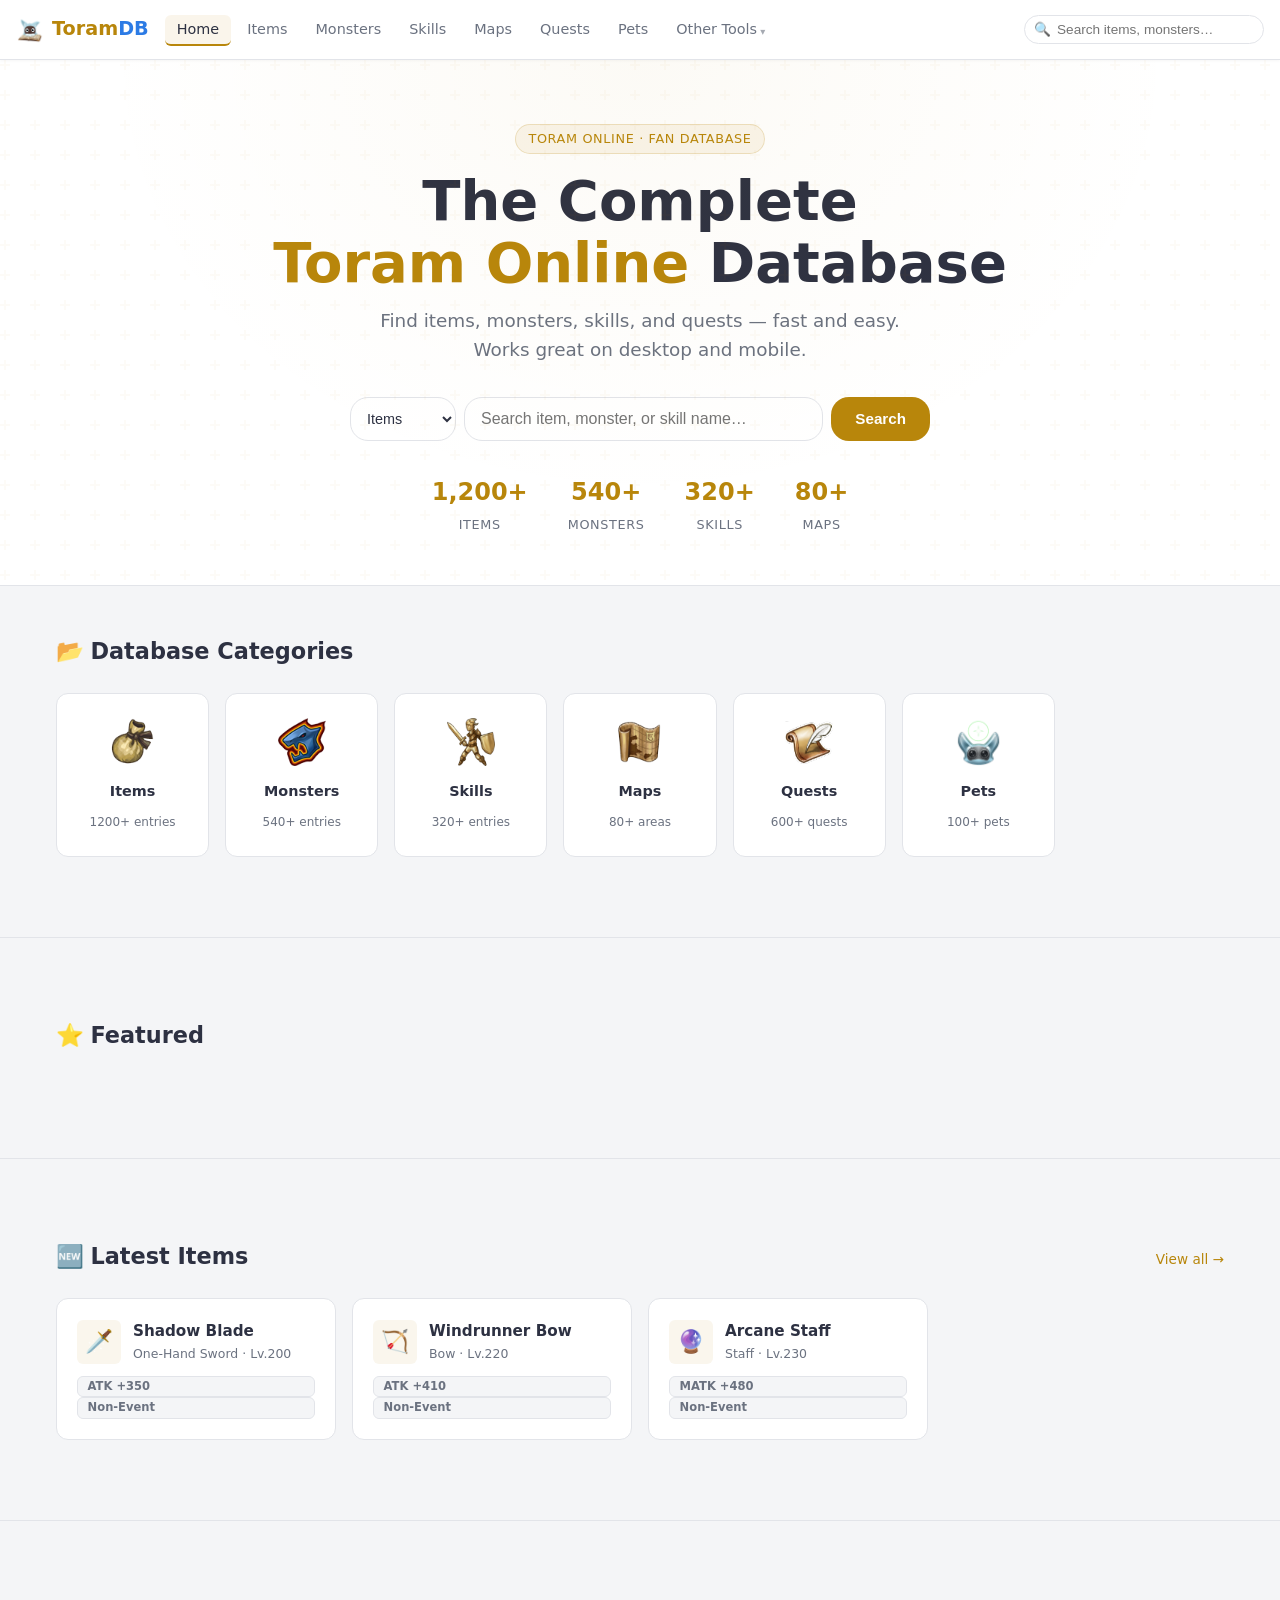
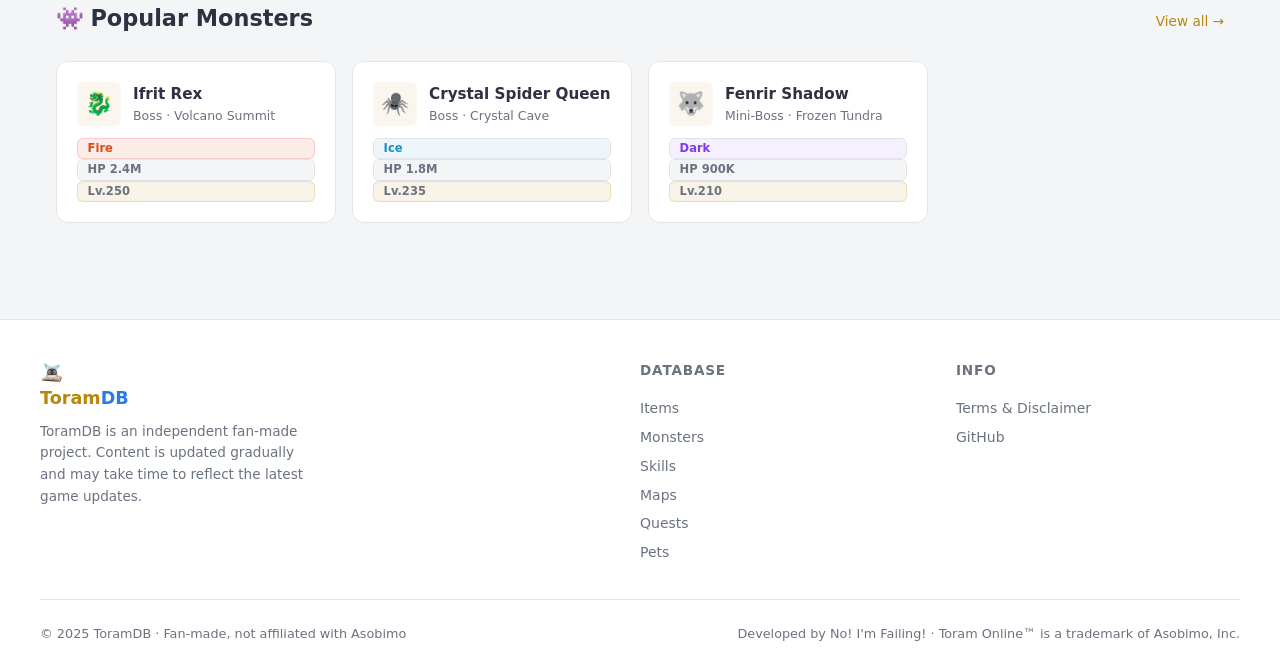
<file: index.html>
<!DOCTYPE html>
<html lang="en">
<head>
  <meta charset="UTF-8" />
  <meta name="viewport" content="width=device-width, initial-scale=1.0" />
  <meta name="description" content="ToramDB — The most complete fan-made database for Toram Online. Find items, monsters, skills, maps, and quests." />
  <title>ToramDB — The Fan-made Toram Online Database</title>
  <link rel="stylesheet" href="css/style.css" />
  <!-- Favicon placeholder -->
  <link rel="icon" type="image/x-icon" href="img/icons/favicon.ico" />
</head>
<body>

  <!-- ==================== NAVBAR ==================== -->
  <nav class="navbar" role="navigation" aria-label="Main navigation">
    <a href="index.html" class="nav-brand">
      <span class="brand-icon"><img src="img/icons/brand_ico.png" alt="ToramDB" width="28" height="28"></span>
      <span>Toram<span class="brand-highlight">DB</span></span>
    </a>

    <ul class="nav-links" role="list">
      <li><a href="index.html" class="active">Home</a></li>
      <li><a href="pages/items.html">Items</a></li>
      <li><a href="pages/monsters.html">Monsters</a></li>
      <li><a href="pages/skills.html">Skills</a></li>
      <li><a href="pages/maps.html">Maps</a></li>
      <li><a href="pages/quests.html">Quests</a></li>
      <li><a href="pages/pets.html">Pets</a></li>
      <li class="nav-dropdown">
        <a href="javascript:void(0)">Other Tools</a>
        <div class="nav-dropdown-content">
          <a href="pages/calculator.html">🧮 Exp MQ Calculator</a>
          <a href="pages/skill-simulator.html">⚔️ Skill Simulator</a>
        </div>
      </li>
    </ul>

    <div class="nav-search">
      <span class="search-icon">🔍</span>
      <input
        type="search"
        class="search-sync"
        placeholder="Search items, monsters…"
        aria-label="Search"
        id="navSearchInput"
      />
    </div>

    <button
      class="hamburger"
      id="hamburger"
      aria-label="Toggle menu"
      aria-expanded="false"
      aria-controls="mobileMenu"
    >
      <span></span><span></span><span></span>
    </button>
  </nav>

  <!-- Mobile Menu -->
  <div class="mobile-menu" id="mobileMenu" role="menu">
    <a href="index.html" role="menuitem"><span class="menu-icon">🏠</span> Home</a>
    <a href="pages/items.html" role="menuitem"><img src="img/icons/items_ico.png" class="menu-icon" alt=""> Items</a>
    <a href="pages/monsters.html" role="menuitem"><img src="img/icons/monsters_ico.png" class="menu-icon" alt=""> Monsters</a>
    <a href="pages/skills.html" role="menuitem"><img src="img/icons/skills_ico.png" class="menu-icon" alt=""> Skills</a>
    <a href="pages/maps.html" role="menuitem"><img src="img/icons/maps_ico.png" class="menu-icon" alt=""> Maps</a>
    <a href="pages/quests.html" role="menuitem"><img src="img/icons/quest_ico.png" class="menu-icon" alt=""> Quests</a>
    <a href="pages/pets.html" role="menuitem"><img src="img/icons/pets_ico.png" class="menu-icon" alt=""> Pets</a>
    <a href="pages/skill-simulator.html" role="menuitem"><span class="menu-icon">⚔️</span> Skill Simulator</a>
    <a href="pages/calculator.html" role="menuitem"><span class="menu-icon">🧮</span> Exp MQ Calculator</a>
    <div class="mobile-search">
      <span class="search-icon">🔍</span>
      <input
        type="search"
        class="search-sync"
        placeholder="Search items, monsters…"
        aria-label="Mobile search"
      />
    </div>
  </div>

  <!-- ==================== HERO ==================== -->
  <section class="hero" aria-labelledby="hero-title">
    <div class="hero-badge">Toram Online · Fan Database</div>
    <h1 id="hero-title">
      The Complete<br />
      <span>Toram Online</span> Database
    </h1>
    <p>
      Find items, monsters, skills, and quests — fast and easy.
      Works great on desktop and mobile.
    </p>

    <form class="hero-search" id="heroSearchForm" role="search">
      <select id="heroSearchCategory" aria-label="Search category">
        <option value="items">Items</option>
        <option value="monsters">Monsters</option>
        <option value="skills">Skills</option>
        <option value="maps">Maps</option>
        <option value="quests">Quests</option>
        <option value="pets">Pets</option>
      </select>
      <input
        type="search"
        id="heroSearchInput"
        class="search-sync"
        placeholder="Search item, monster, or skill name…"
        aria-label="Hero search"
        autocomplete="off"
      />
      <button type="submit" class="btn btn-primary">Search</button>
    </form>

    <div class="hero-stats" id="heroStats" aria-label="Database statistics">
      <div class="stat">
        <span class="stat-num" data-count="1200" data-suffix="+">0</span>
        <span class="stat-label">Items</span>
      </div>
      <div class="stat">
        <span class="stat-num" data-count="540" data-suffix="+">0</span>
        <span class="stat-label">Monsters</span>
      </div>
      <div class="stat">
        <span class="stat-num" data-count="320" data-suffix="+">0</span>
        <span class="stat-label">Skills</span>
      </div>
      <div class="stat">
        <span class="stat-num" data-count="80" data-suffix="+">0</span>
        <span class="stat-label">Maps</span>
      </div>
    </div>
  </section>

  <!-- ==================== CATEGORIES ==================== -->
  <main>
    <div class="section">
      <div class="section-header">
        <h2 class="section-title"><span class="icon">📂</span>Database Categories</h2>
      </div>
      <div class="categories-grid" id="categoriesGrid">
        <a href="pages/items.html" class="cat-card" aria-label="Items database">
          <span class="cat-icon"><img src="img/icons/items_ico.png" alt="Items"></span>
          <span class="cat-name">Items</span>
          <span class="cat-count">1200+ entries</span>
        </a>
        <a href="pages/monsters.html" class="cat-card" aria-label="Monsters database">
          <span class="cat-icon"><img src="img/icons/monsters_ico.png" alt="Monsters"></span>
          <span class="cat-name">Monsters</span>
          <span class="cat-count">540+ entries</span>
        </a>
        <a href="pages/skills.html" class="cat-card" aria-label="Skills database">
          <span class="cat-icon"><img src="img/icons/skills_ico.png" alt="Skills"></span>
          <span class="cat-name">Skills</span>
          <span class="cat-count">320+ entries</span>
        </a>
        <a href="pages/maps.html" class="cat-card" aria-label="Maps database">
          <span class="cat-icon"><img src="img/icons/maps_ico.png" alt="Maps"></span>
          <span class="cat-name">Maps</span>
          <span class="cat-count">80+ areas</span>
        </a>
        <a href="pages/quests.html" class="cat-card" aria-label="Quests database">
          <span class="cat-icon"><img src="img/icons/quest_ico.png" alt="Quests"></span>
          <span class="cat-name">Quests</span>
          <span class="cat-count">600+ quests</span>
        </a>
        <a href="pages/pets.html" class="cat-card" aria-label="Pets database">
          <span class="cat-icon"><img src="img/icons/pets_ico.png" alt="Pets"></span>
          <span class="cat-name">Pets</span>
          <span class="cat-count">100+ pets</span>
        </a>
      </div>
    </div>

    <hr class="divider" />

    <!-- ==================== SPOTLIGHT: FEATURED ITEM ==================== -->
    <div class="section">
      <div class="section-header">
        <h2 class="section-title"><span class="icon">⭐</span>Featured</h2>
      </div>

      <div class="data-grid" id="spotlightGrid"></div>
    </div>

    <hr class="divider" />

    <!-- ==================== LATEST ITEMS ==================== -->
    <div class="section">
      <div class="section-header">
        <h2 class="section-title"><span class="icon">🆕</span>Latest Items</h2>
        <a href="pages/items.html" class="section-link">View all →</a>
      </div>
      <div class="data-grid" id="latestItemsGrid">

        <article class="data-card" data-name="Shadow Blade" style="cursor:pointer">
          <div class="data-card-header">
            <div class="data-card-icon">🗡️</div>
            <div>
              <div class="data-card-title">Shadow Blade</div>
              <div class="data-card-subtitle">One-Hand Sword · Lv.200</div>
            </div>
          </div>
          <div class="data-card-body">
            <span class="tag">ATK +350</span>
            <span class="tag non-event">Non-Event</span>
          </div>
        </article>

        <article class="data-card" data-name="Windrunner Bow" style="cursor:pointer">
          <div class="data-card-header">
            <div class="data-card-icon">🏹</div>
            <div>
              <div class="data-card-title">Windrunner Bow</div>
              <div class="data-card-subtitle">Bow · Lv.220</div>
            </div>
          </div>
          <div class="data-card-body">
            <span class="tag">ATK +410</span>
            <span class="tag non-event">Non-Event</span>
          </div>
        </article>

        <article class="data-card" data-name="Arcane Staff" style="cursor:pointer">
          <div class="data-card-header">
            <div class="data-card-icon">🔮</div>
            <div>
              <div class="data-card-title">Arcane Staff</div>
              <div class="data-card-subtitle">Staff · Lv.230</div>
            </div>
          </div>
          <div class="data-card-body">
            <span class="tag">MATK +480</span>
            <span class="tag non-event">Non-Event</span>
          </div>
        </article>

      </div>
    </div>

    <hr class="divider" />

    <!-- ==================== FEATURED MONSTERS ==================== -->
    <div class="section">
      <div class="section-header">
        <h2 class="section-title"><span class="icon">👾</span>Popular Monsters</h2>
        <a href="pages/monsters.html" class="section-link">View all →</a>
      </div>
      <div class="data-grid" id="popularMonstersGrid">

        <article class="data-card" data-name="Ifrit Rex" style="cursor:pointer">
          <div class="data-card-header">
            <div class="data-card-icon">🐉</div>
            <div>
              <div class="data-card-title">Ifrit Rex</div>
              <div class="data-card-subtitle">Boss · Volcano Summit</div>
            </div>
          </div>
          <div class="data-card-body">
            <span class="tag red">Fire</span>
            <span class="tag">HP 2.4M</span>
            <span class="tag legendary">Lv.250</span>
          </div>
        </article>

        <article class="data-card" data-name="Crystal Spider Queen" style="cursor:pointer">
          <div class="data-card-header">
            <div class="data-card-icon">🕷️</div>
            <div>
              <div class="data-card-title">Crystal Spider Queen</div>
              <div class="data-card-subtitle">Boss · Crystal Cave</div>
            </div>
          </div>
          <div class="data-card-body">
            <span class="tag ice">Ice</span>
            <span class="tag">HP 1.8M</span>
            <span class="tag legendary">Lv.235</span>
          </div>
        </article>

        <article class="data-card" data-name="Fenrir Shadow" style="cursor:pointer">
          <div class="data-card-header">
            <div class="data-card-icon">🐺</div>
            <div>
              <div class="data-card-title">Fenrir Shadow</div>
              <div class="data-card-subtitle">Mini-Boss · Frozen Tundra</div>
            </div>
          </div>
          <div class="data-card-body">
            <span class="tag dark">Dark</span>
            <span class="tag">HP 900K</span>
            <span class="tag legendary">Lv.210</span>
          </div>
        </article>

      </div>
    </div>
  </main>

  <!-- ==================== FOOTER ==================== -->
  <footer>
    <div class="footer-grid">
      <div>
        <div class="footer-brand"><img src="img/icons/brand_ico.png" class="menu-icon" alt=""> Toram<span class="brand-highlight">DB</span></div>
        <p class="footer-desc">
          ToramDB is an independent fan-made project.
          Content is updated gradually and may take time to reflect
          the latest game updates.
        </p>
      </div>
      <div class="footer-col">
        <h4>Database</h4>
        <a href="pages/items.html">Items</a>
        <a href="pages/monsters.html">Monsters</a>
        <a href="pages/skills.html">Skills</a>
        <a href="pages/maps.html">Maps</a>
        <a href="pages/quests.html">Quests</a>
        <a href="pages/pets.html">Pets</a>
      </div>
      <div class="footer-col">
        <h4>Info</h4>
        <a href="pages/terms.html">Terms & Disclaimer</a>
        <a href="https://github.com/ut053082686/toramcodex.github.io" target="_blank" rel="noopener">GitHub</a>
      </div>
    </div>
    <div class="footer-bottom">
      <span>© 2025 ToramDB · Fan-made, not affiliated with Asobimo</span>
      <span>Developed by No! I'm Failing! · Toram Online™ is a trademark of Asobimo, Inc.</span>
    </div>
  </footer>

  <button id="backToTop" aria-label="Back to top" title="Back to top">↑</button>

  <!-- Item detail modal -->
  <div id="itemModal"></div>
  <!-- Monster detail modal -->
  <div id="monsterModal"></div>

  <script src="js/sheets.js?v=3.18"></script>
  <script src="js/main.js?v=3.18"></script>
  <script src="js/modal.js?v=3.18"></script>
  <script src="js/monster-modal.js?v=3.18"></script>
  <script>
    // Load homepage sections from Google Sheets (categories, featured, stats)
    ToramSheets.loadHomepage();

    // Load latest data from Sheets (if configured), else keep static HTML
    ToramSheets.loadLatest('items', 'latestItemsGrid', 3);

    // Make Latest Items cards clickable → popup modal
    document.getElementById('latestItemsGrid').addEventListener('click', function (e) {
      var card = e.target.closest('[data-name]');
      if (card) ItemModal.open(card.dataset.name, card.dataset.itemIndex);
    });

    // Make Popular Monsters cards clickable → monster popup modal
    document.getElementById('popularMonstersGrid').addEventListener('click', function (e) {
      var card = e.target.closest('[data-name]');
      if (card) MonsterModal.open(card.dataset.name);
    });
  </script>
</body>
</html>
</file>
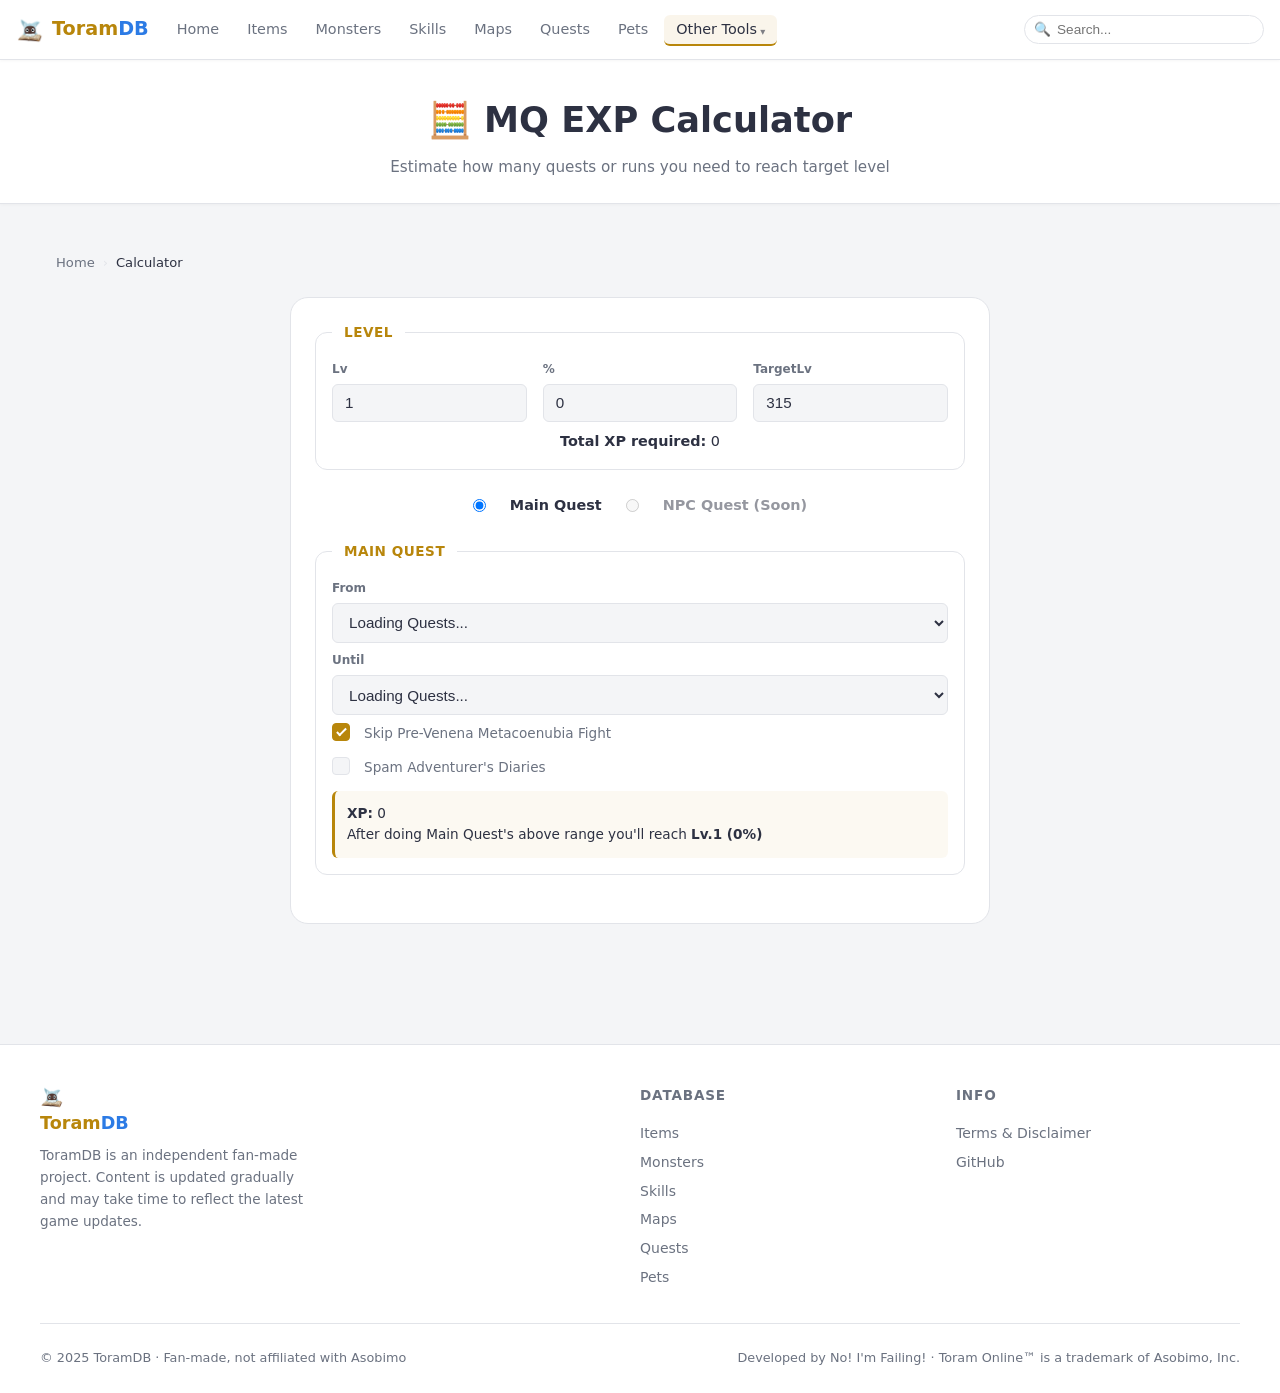
<file: pages/calculator.html>
<!DOCTYPE html>
<html lang="en">
<head>
  <meta charset="UTF-8" />
  <meta name="viewport" content="width=device-width, initial-scale=1.0" />
  <meta name="description" content="Toram Online Main Quest EXP Calculator — Estimate how much EXP you need to reach your target level." />
  <title>MQ EXP Calculator — ToramDB</title>
  <link rel="stylesheet" href="../css/style.css" />
  <link rel="icon" type="image/x-icon" href="../img/icons/favicon.ico" />
  <style>
    .calc-card {
      background: var(--bg-card);
      border: 1px solid var(--border);
      border-radius: var(--radius-lg);
      padding: 1.5rem;
      max-width: 700px;
      margin: 1.5rem auto;
      box-shadow: var(--shadow-sm);
    }

    .calc-fieldset {
      border: 1px solid var(--border);
      border-radius: var(--radius-md);
      padding: 1rem;
      margin-bottom: 1.5rem;
      position: relative;
    }

    .calc-fieldset legend {
      padding: 0 .75rem;
      font-size: .85rem;
      font-weight: 700;
      color: var(--accent);
      text-transform: uppercase;
      letter-spacing: .5px;
    }

    .calc-grid-3 {
      display: grid;
      grid-template-columns: repeat(3, 1fr);
      gap: 1rem;
    }

    .calc-input-group {
      display: flex;
      flex-direction: column;
      gap: .3rem;
    }

    .calc-input-group label {
      font-size: .75rem;
      font-weight: 600;
      color: var(--text-secondary);
    }

    .calc-input-group input, .calc-input-group select {
      padding: .6rem .75rem;
      border: 1px solid var(--border);
      border-radius: var(--radius-sm);
      background: var(--bg-base);
      color: var(--text-primary);
      font-size: .95rem;
      width: 100%;
    }

    .calc-tabs {
      display: flex;
      gap: 1.5rem;
      justify-content: center;
      margin-bottom: 1.5rem;
      font-size: .9rem;
      font-weight: 600;
    }

    .calc-checkbox-group {
      margin-bottom: .75rem;
    }

    .checkbox-container {
      display: block;
      position: relative;
      padding-left: 2rem;
      margin-bottom: .25rem;
      cursor: pointer;
      font-size: .85rem;
      user-select: none;
      color: var(--text-secondary);
    }

    .checkbox-container input { visibility: hidden; position: absolute; }

    .checkmark {
      position: absolute;
      top: 0; left: 0;
      height: 18px; width: 18px;
      background-color: var(--bg-base);
      border: 1px solid var(--border);
      border-radius: 4px;
    }

    .checkbox-container:hover input ~ .checkmark { background-color: var(--bg-card-hover); }

    .checkbox-container input:checked ~ .checkmark {
      background-color: var(--accent);
      border-color: var(--accent);
    }

    .checkmark:after {
      content: "";
      position: absolute;
      display: none;
      left: 6px; top: 2px;
      width: 5px; height: 10px;
      border: solid white;
      border-width: 0 2px 2px 0;
      transform: rotate(45deg);
    }

    .checkbox-container input:checked ~ .checkmark:after { display: block; }

    .quest-info-box {
      background: rgba(184,134,11,.05);
      padding: .75rem;
      border-radius: var(--radius-sm);
      border-left: 3px solid var(--accent);
      font-size: .85rem;
    }

    .result-table-wrapper {
      max-height: 300px;
      overflow-y: auto;
      margin-top: .5rem;
    }

    .result-table {
      width: 100%;
      border-collapse: collapse;
      font-size: .8rem;
    }

    .result-table th {
      position: sticky; top: 0;
      background: var(--bg-base);
      text-align: left;
      padding: .5rem;
      border-bottom: 2px solid var(--border);
    }

    .result-table td {
      padding: .5rem;
      border-bottom: 1px solid var(--border);
    }

    .result-table tr:hover { background: var(--bg-card-hover); }

    @media (max-width: 600px) {
      .calc-grid-3 { grid-template-columns: 1fr; }
    }
  </style>
</head>
<body>

  <nav class="navbar" role="navigation" aria-label="Main navigation">
    <a href="../index.html" class="nav-brand">
      <span class="brand-icon"><img src="../img/icons/brand_ico.png" alt="ToramDB" width="28" height="28"></span><span>Toram<span class="brand-highlight">DB</span></span>
    </a>
    <ul class="nav-links" role="list">
      <li><a href="../index.html">Home</a></li>
      <li><a href="items.html">Items</a></li>
      <li><a href="monsters.html">Monsters</a></li>
      <li><a href="skills.html">Skills</a></li>
      <li><a href="maps.html">Maps</a></li>
      <li><a href="quests.html">Quests</a></li>
      <li><a href="pets.html">Pets</a></li>
      <li class="nav-dropdown">
        <a href="javascript:void(0)" class="active">Other Tools</a>
        <div class="nav-dropdown-content">
          <a href="calculator.html">🧮 Exp MQ Calculator</a>
          <a href="skill-simulator.html">⚔️ Skill Simulator</a>
        </div>
      </li>
    </ul>
    <div class="nav-search">
      <span class="search-icon">🔍</span>
      <input type="search" id="navSearchInput" class="search-sync" placeholder="Search..." aria-label="Search" />
    </div>
    <button class="hamburger" id="hamburger" aria-label="Toggle menu" aria-expanded="false" aria-controls="mobileMenu">
      <span></span><span></span><span></span>
    </button>
  </nav>

  <div class="mobile-menu" id="mobileMenu" role="menu">
    <a href="../index.html" role="menuitem"><span class="menu-icon">🏠</span> Home</a>
    <a href="items.html" role="menuitem"><img src="../img/icons/items_ico.png" class="menu-icon" alt=""> Items</a>
    <a href="monsters.html" role="menuitem"><img src="../img/icons/monsters_ico.png" class="menu-icon" alt=""> Monsters</a>
    <a href="skills.html" role="menuitem"><img src="../img/icons/skills_ico.png" class="menu-icon" alt=""> Skills</a>
    <a href="maps.html" role="menuitem"><img src="../img/icons/maps_ico.png" class="menu-icon" alt=""> Maps</a>
    <a href="quests.html" role="menuitem"><img src="../img/icons/quest_ico.png" class="menu-icon" alt=""> Quests</a>
    <a href="pets.html" role="menuitem"><img src="../img/icons/pets_ico.png" class="menu-icon" alt=""> Pets</a>
    <a href="skill-simulator.html" role="menuitem"><span class="menu-icon">⚔️</span> Skill Simulator</a>
    <a href="calculator.html" role="menuitem"><span class="menu-icon">🧮</span> Exp MQ Calculator</a>
  </div>

  <div class="page-hero">
    <h1>🧮 MQ EXP Calculator</h1>
    <p>Estimate how many quests or runs you need to reach target level</p>
  </div>

  <main>
    <div class="section">
      <nav class="breadcrumb" aria-label="Breadcrumb">
        <a href="../index.html">Home</a>
        <span class="sep">›</span>
        <span class="current">Calculator</span>
      </nav>

      <div class="calc-card">
        <fieldset class="calc-fieldset">
          <legend>Level</legend>
          <div class="calc-grid-3">
            <div class="calc-input-group">
              <label for="currentLvl">Lv</label>
              <input type="number" id="currentLvl" value="1" min="1" max="315" />
            </div>
            <div class="calc-input-group">
              <label for="currentPct">%</label>
              <input type="number" id="currentPct" value="0" min="0" max="99" />
            </div>
            <div class="calc-input-group">
              <label for="targetLvl">TargetLv</label>
              <input type="number" id="targetLvl" value="315" min="1" max="315" />
            </div>
          </div>
          <div class="mt-1 text-center" style="font-size: 0.9rem;">
            <strong>Total XP required:</strong> <span id="resExpReq" class="result-value">0</span>
          </div>
        </fieldset>

        <div class="calc-tabs">
          <input type="radio" name="calc-mode" id="mq-mode" checked />
          <label for="mq-mode">Main Quest</label>
          <input type="radio" name="calc-mode" id="npc-mode" disabled />
          <label for="npc-mode" style="opacity: 0.5; cursor: not-allowed;">NPC Quest (Soon)</label>
        </div>

        <fieldset class="calc-fieldset" id="mq-group">
          <legend>Main Quest</legend>
          <div class="calc-input-group mb-1">
            <label for="mqFrom">From</label>
            <select id="mqFrom">
              <option value="">Loading Quests...</option>
            </select>
          </div>
          <div class="calc-input-group mb-1">
            <label for="mqUntil">Until</label>
            <select id="mqUntil">
              <option value="">Loading Quests...</option>
            </select>
          </div>
          
          <div class="calc-checkbox-group">
            <label class="checkbox-container">
              <input type="checkbox" id="skipVenena" checked>
              <span class="checkmark"></span>
              Skip Pre-Venena Metacoenubia Fight
            </label>
          </div>
          <div class="calc-checkbox-group">
            <label class="checkbox-container">
              <input type="checkbox" id="multipleMq">
              <span class="checkmark"></span>
              Spam Adventurer's Diaries
            </label>
          </div>

          <div class="quest-info-box mt-1" id="mqInfoBox">
            <p id="resQuestExpText"><strong>XP:</strong> 0</p>
            <p id="resEvaluationText" class="mt-05">After doing Main Quest's above range you'll reach <strong>Lv.1 (0%)</strong></p>
            <p id="resStartFrom" class="mt-05 text-accent" style="font-weight:600;"></p>
            <p id="resStopAt" class="mt-05 text-accent" style="font-weight:600;"></p>
          </div>
        </fieldset>

        <fieldset class="calc-fieldset mt-1" id="resultTableGroup" style="display: none;">
          <legend>Simulation Results</legend>
          <div class="result-table-wrapper">
            <table class="result-table">
              <thead>
                <tr>
                  <th>N°</th>
                  <th>Final Chapter</th>
                  <th>Lv (%)</th>
                </tr>
              </thead>
              <tbody id="resultTableBody">
                <!-- Simulation rows will be inserted here -->
              </tbody>
            </table>
          </div>
        </fieldset>
      </div>
    </div>
  </main>

  <footer>
    <div class="footer-grid">
      <div>
        <div class="footer-brand"><img src="../img/icons/brand_ico.png" class="menu-icon" alt=""> Toram<span class="brand-highlight">DB</span></div>
        <p class="footer-desc">ToramDB is an independent fan-made project. Content is updated gradually and may take time to reflect the latest game updates.</p>
      </div>
      <div class="footer-col">
        <h4>Database</h4>
        <a href="items.html">Items</a>
        <a href="monsters.html">Monsters</a>
        <a href="skills.html">Skills</a>
        <a href="maps.html">Maps</a>
        <a href="quests.html">Quests</a>
        <a href="pets.html">Pets</a>
      </div>
      <div class="footer-col">
        <h4>Info</h4>
        <a href="terms.html">Terms & Disclaimer</a>
        <a href="https://github.com/ut053082686/toramcodex.github.io" target="_blank" rel="noopener">GitHub</a>
      </div>
    </div>
    <div class="footer-bottom">
      <span>© 2025 ToramDB · Fan-made, not affiliated with Asobimo</span>
      <span>Developed by No! I'm Failing! · Toram Online™ is a trademark of Asobimo, Inc.</span>
    </div>
  </footer>

  <script src="../js/sheets.js?v=3.18"></script>
  <script src="../js/main.js?v=3.18"></script>
  <script src="../js/calculator.js?v=3.7"></script>
  <script>
    // Load Quest data from Sheets for the calculator
    ToramSheets.load('quests', null); 
  </script>
</body>
</html>
</file>
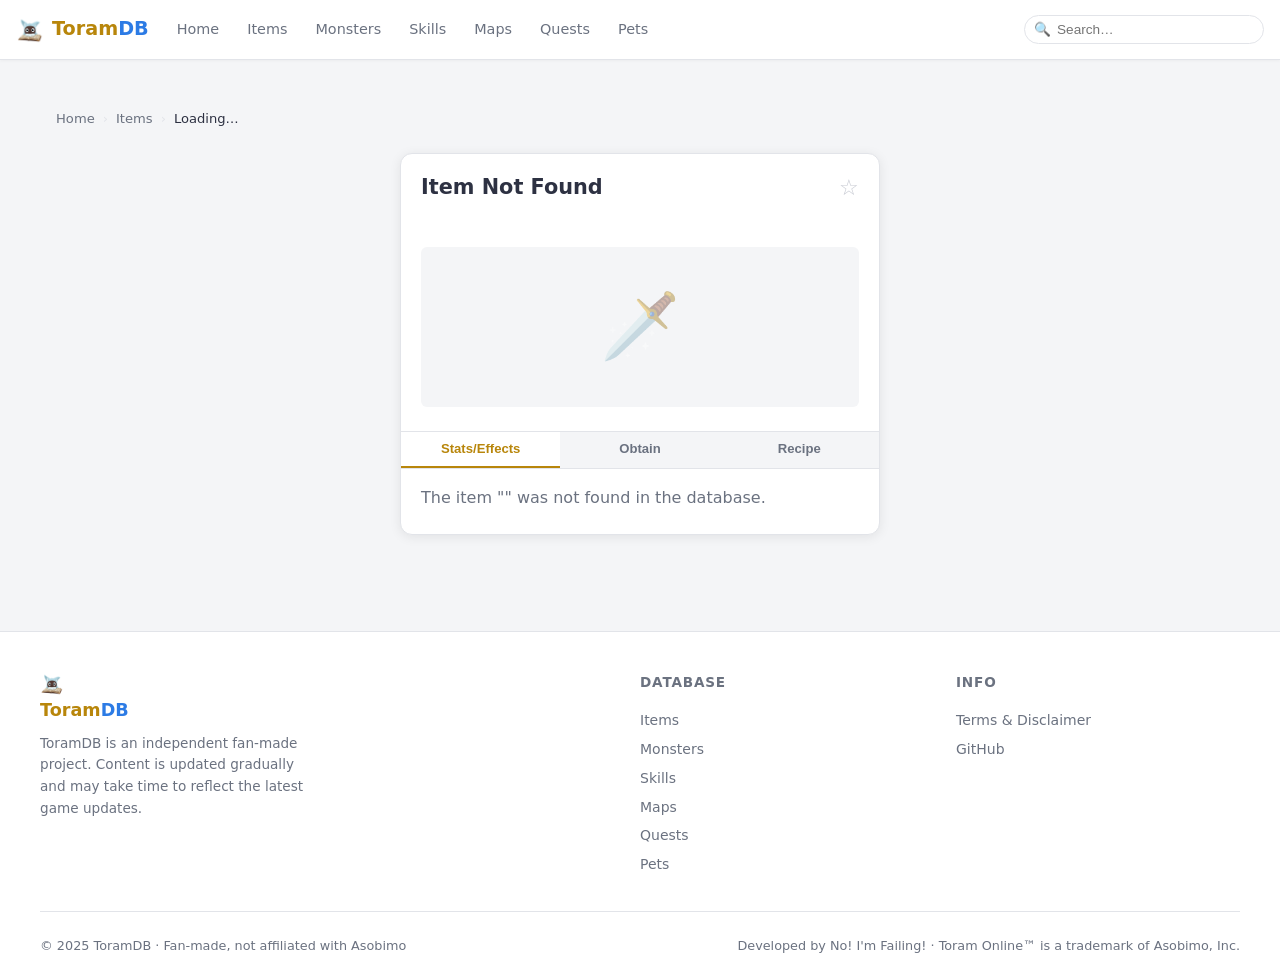
<file: pages/detail.html>
<!DOCTYPE html>
<html lang="en">
<head>
  <meta charset="UTF-8" />
  <meta name="viewport" content="width=device-width, initial-scale=1.0" />
  <meta name="description" content="Toram Online item detail — stats, obtain method, and recipe." />
  <title>Item Detail — ToramDB</title>
  <link rel="stylesheet" href="../css/style.css" />
  <link rel="icon" type="image/x-icon" href="../img/icons/favicon.ico" />
</head>
<body>

  <nav class="navbar" role="navigation" aria-label="Main navigation">
    <a href="../index.html" class="nav-brand">
      <span class="brand-icon"><img src="../img/icons/brand_ico.png" alt="ToramDB" width="28" height="28"></span><span>Toram<span class="brand-highlight">DB</span></span>
    </a>
    <ul class="nav-links" role="list">
      <li><a href="../index.html">Home</a></li>
      <li><a href="items.html">Items</a></li>
      <li><a href="monsters.html">Monsters</a></li>
      <li><a href="skills.html">Skills</a></li>
      <li><a href="maps.html">Maps</a></li>
      <li><a href="quests.html">Quests</a></li>
      <li><a href="pets.html">Pets</a></li>
    </ul>
    <div class="nav-search">
      <span class="search-icon">🔍</span>
      <input type="search" id="navSearchInput" class="search-sync" placeholder="Search…" aria-label="Search" />
    </div>
    <button class="hamburger" id="hamburger" aria-label="Toggle menu" aria-expanded="false" aria-controls="mobileMenu">
      <span></span><span></span><span></span>
    </button>
  </nav>

  <div class="mobile-menu" id="mobileMenu" role="menu">
    <a href="../index.html" role="menuitem">🏠 Home</a>
    <a href="items.html" role="menuitem"><img src="../img/icons/items_ico.png" class="menu-icon" alt=""> Items</a>
    <a href="monsters.html" role="menuitem"><img src="../img/icons/monsters_ico.png" class="menu-icon" alt=""> Monsters</a>
    <a href="skills.html" role="menuitem"><img src="../img/icons/skills_ico.png" class="menu-icon" alt=""> Skills</a>
    <a href="maps.html" role="menuitem"><img src="../img/icons/maps_ico.png" class="menu-icon" alt=""> Maps</a>
    <a href="quests.html" role="menuitem">📜 Quests</a>
    <a href="pets.html" role="menuitem">🐾 Pets</a>
    <div class="mobile-search">
      <span class="search-icon">🔍</span>
      <input type="search" class="search-sync" placeholder="Search…" aria-label="Mobile search" />
    </div>
  </div>

  <main>
    <div class="section">
      <nav class="breadcrumb" aria-label="Breadcrumb">
        <a href="../index.html">Home</a>
        <span class="sep">›</span>
        <a href="items.html" id="breadcrumbParent">Items</a>
        <span class="sep">›</span>
        <span class="current" id="breadcrumbName">Loading…</span>
      </nav>

      <div class="detail-wrapper">
        <!-- Detail Card — populated by JS -->
        <div class="detail-card" id="detailCard">

          <div class="detail-header">
            <div>
              <h1 id="detailName">Loading…</h1>
              <span class="detail-type" id="detailType"></span>
            </div>
            <button class="detail-fav" id="detailFav" aria-label="Favorite" title="Add to favorites">☆</button>
          </div>

          <div class="detail-image" id="detailImage">
            <span class="placeholder-icon" id="detailIcon">🗡️</span>
          </div>

          <div class="detail-prices" id="detailPrices">
            <!-- Filled by JS -->
          </div>

          <div class="detail-tabs" role="tablist">
            <button class="detail-tab active" data-tab="stats" role="tab" aria-selected="true">Stats/Effects</button>
            <button class="detail-tab" data-tab="obtain" role="tab" aria-selected="false">Obtain</button>
            <button class="detail-tab" data-tab="recipe" role="tab" aria-selected="false">Recipe</button>
          </div>

          <div class="detail-panel active" id="panel-stats" role="tabpanel">
            <div id="statsContent">
              <!-- Filled by JS -->
              <div class="skeleton" style="height:200px"></div>
            </div>
          </div>

          <div class="detail-panel" id="panel-obtain" role="tabpanel">
            <div id="obtainContent">
              <p class="text-muted">No obtain info available.</p>
            </div>
          </div>

          <div class="detail-panel" id="panel-recipe" role="tabpanel">
            <div id="recipeContent">
              <p class="text-muted">No recipe info available.</p>
            </div>
          </div>

        </div>
      </div>
    </div>
  </main>

  <footer>
    <div class="footer-grid">
      <div>
        <div class="footer-brand"><img src="../img/icons/brand_ico.png" class="menu-icon" alt=""> Toram<span class="brand-highlight">DB</span></div>
        <p class="footer-desc">ToramDB is an independent fan-made project. Content is updated gradually and may take time to reflect the latest game updates.</p>
      </div>
      <div class="footer-col">
        <h4>Database</h4>
        <a href="items.html">Items</a>
        <a href="monsters.html">Monsters</a>
        <a href="skills.html">Skills</a>
        <a href="maps.html">Maps</a>
        <a href="quests.html">Quests</a>
        <a href="pets.html">Pets</a>
      </div>
      <div class="footer-col">
        <h4>Info</h4>
        <a href="terms.html">Terms & Disclaimer</a>
        <a href="https://github.com/ut053082686/toramcodex.github.io" target="_blank" rel="noopener">GitHub</a>
      </div>
    </div>
    <div class="footer-bottom">
      <span>© 2025 ToramDB · Fan-made, not affiliated with Asobimo</span>
      <span>Developed by No! I'm Failing! · Toram Online™ is a trademark of Asobimo, Inc.</span>
    </div>
  </footer>

  <button id="backToTop" aria-label="Back to top" title="Back to top">↑</button>
  <script src="../js/sheets.js?v=3.16"></script>
  <script src="../js/main.js?v=3.16"></script>
  <script src="../js/detail.js?v=3.7"></script>
</body>
</html>
</file>
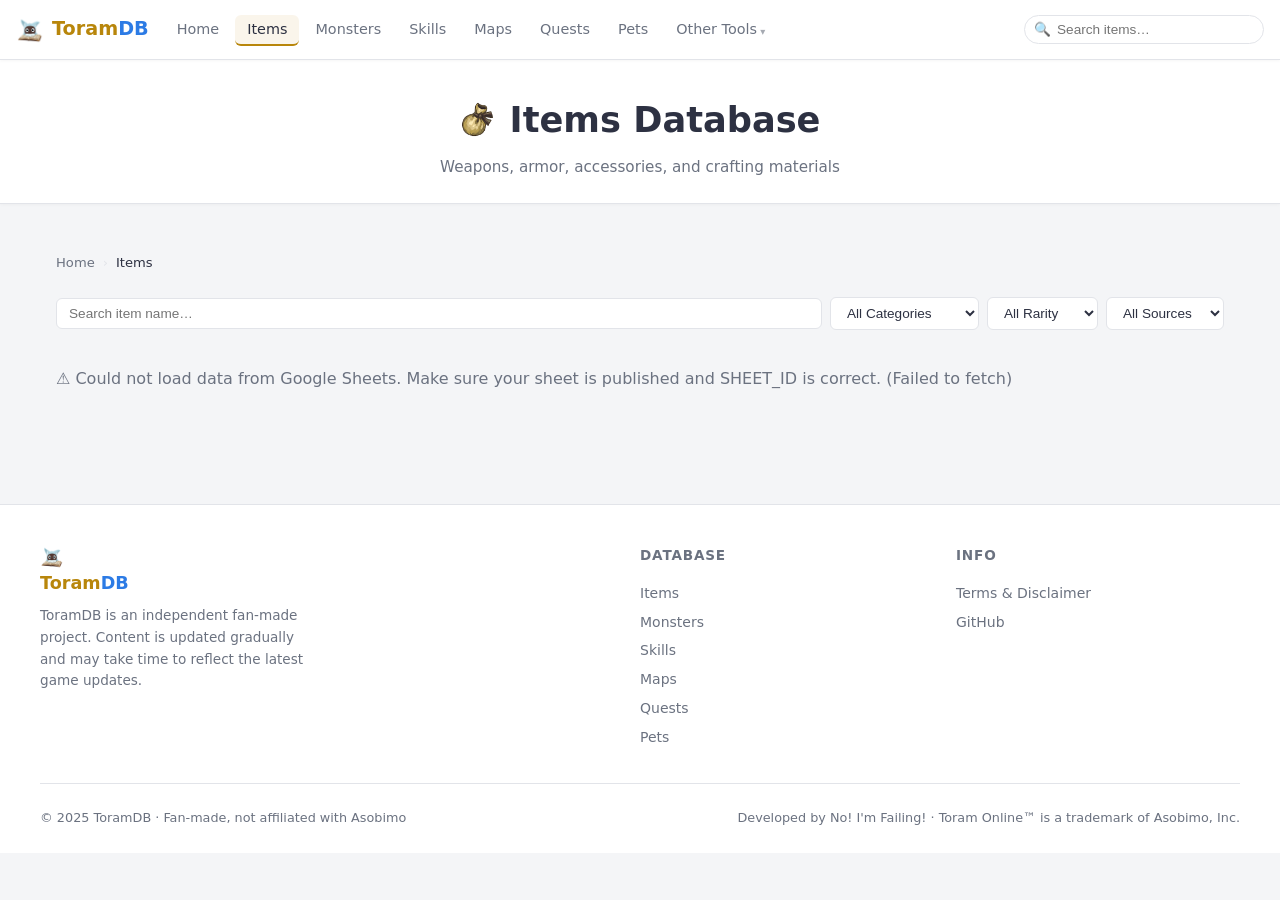
<file: pages/items.html>
<!DOCTYPE html>
<html lang="en">
<head>
  <meta charset="UTF-8" />
  <meta name="viewport" content="width=device-width, initial-scale=1.0" />
  <meta name="description" content="Toram Online item database — weapons, armor, accessories, and crafting materials." />
  <title>Items — ToramDB</title>
  <link rel="stylesheet" href="../css/style.css" />
  <link rel="icon" type="image/x-icon" href="../img/icons/favicon.ico" />
</head>
<body>

  <nav class="navbar" role="navigation" aria-label="Main navigation">
    <a href="../index.html" class="nav-brand">
      <span class="brand-icon"><img src="../img/icons/brand_ico.png" alt="ToramDB" width="28" height="28"></span><span>Toram<span class="brand-highlight">DB</span></span>
    </a>
    <ul class="nav-links" role="list">
      <li><a href="../index.html">Home</a></li>
      <li><a href="items.html" class="active">Items</a></li>
      <li><a href="monsters.html">Monsters</a></li>
      <li><a href="skills.html">Skills</a></li>
      <li><a href="maps.html">Maps</a></li>
      <li><a href="quests.html">Quests</a></li>
      <li><a href="pets.html">Pets</a></li>
      <li class="nav-dropdown">
        <a href="javascript:void(0)">Other Tools</a>
        <div class="nav-dropdown-content">
          <a href="calculator.html">🧮 Exp MQ Calculator</a>
          <a href="skill-simulator.html">⚔️ Skill Simulator</a>
        </div>
      </li>
    </ul>
    <div class="nav-search">
      <span class="search-icon">🔍</span>
      <input type="search" class="search-sync" placeholder="Search items…" aria-label="Search" id="navSearchInput" />
    </div>
    <button class="hamburger" id="hamburger" aria-label="Toggle menu" aria-expanded="false" aria-controls="mobileMenu">
      <span></span><span></span><span></span>
    </button>
  </nav>

  <div class="mobile-menu" id="mobileMenu" role="menu">
    <a href="../index.html" role="menuitem"><span class="menu-icon">🏠</span> Home</a>
    <a href="items.html" role="menuitem"><img src="../img/icons/items_ico.png" class="menu-icon" alt=""> Items</a>
    <a href="monsters.html" role="menuitem"><img src="../img/icons/monsters_ico.png" class="menu-icon" alt=""> Monsters</a>
    <a href="skills.html" role="menuitem"><img src="../img/icons/skills_ico.png" class="menu-icon" alt=""> Skills</a>
    <a href="maps.html" role="menuitem"><img src="../img/icons/maps_ico.png" class="menu-icon" alt=""> Maps</a>
    <a href="quests.html" role="menuitem"><img src="../img/icons/quest_ico.png" class="menu-icon" alt=""> Quests</a>
    <a href="pets.html" role="menuitem"><img src="../img/icons/pets_ico.png" class="menu-icon" alt=""> Pets</a>
    <a href="skill-simulator.html" role="menuitem"><span class="menu-icon">⚔️</span> Skill Simulator</a>
    <a href="calculator.html" role="menuitem"><span class="menu-icon">🧮</span> Exp MQ Calculator</a>
    <div class="mobile-search">
      <span class="search-icon">🔍</span>
      <input type="search" class="search-sync" placeholder="Search items…" aria-label="Mobile search" />
    </div>
  </div>

  <div class="page-hero">
    <h1><img src="../img/icons/items_ico.png" class="hero-icon" alt=""> Items Database</h1>
    <p>Weapons, armor, accessories, and crafting materials</p>
  </div>

  <main>
    <div class="section">
      <nav class="breadcrumb" aria-label="Breadcrumb">
        <a href="../index.html">Home</a>
        <span class="sep">›</span>
        <span class="current">Items</span>
      </nav>

      <div class="filter-bar" role="search" aria-label="Filter items">
        <input type="search" id="filterInput" class="search-sync" placeholder="Search item name…" aria-label="Filter by name" />
        <select id="filterSelect" aria-label="Filter by category">
          <option value="">All Categories</option>
          <option value="1h-sword">1H Sword</option>
          <option value="2h-sword">2H Sword</option>
          <option value="katana">Katana</option>
          <option value="bow">Bow</option>
          <option value="bowgun">Bowgun</option>
          <option value="staff">Staff</option>
          <option value="md">Magic Device</option>
          <option value="knuckles">Knuckles</option>
          <option value="halberd">Halberd</option>
          <option value="dagger">Dagger</option>
          <option value="arrow">Arrow</option>
          <option value="shield">Shield</option>
          <option value="armor">Armor</option>
          <option value="additional">Additional</option>
          <option value="special">Special/Ring</option>
          <option value="scroll">Ninjutsu Scroll</option>
          <option value="crysta-weapon">Weapon Crysta</option>
          <option value="crysta-armor">Armor Crysta</option>
          <option value="crysta-add">Additional Crysta</option>
          <option value="crysta-special">Special Crysta</option>
          <option value="crysta-normal">Normal Crysta</option>
          <option value="material">Material</option>
          <option value="consumable">Consumable</option>
          <option value="quest">Quest Item</option>
        </select>
        <select id="filterSelect2" aria-label="Filter by rarity">
          <option value="">All Rarity</option>
          <option value="event">Event</option>
          <option value="non-event">Non-Event</option>
        </select>
        <select id="filterSelect3" aria-label="Filter by source">
          <option value="">All Sources</option>
          <option value="drop">Drop</option>
          <option value="craft-npc">Craft NPC</option>
          <option value="craft-player">Craft Player</option>
        </select>
      </div>

      <div class="data-grid" id="itemsGrid">

        <article class="data-card" data-filter="shadow blade sword non-event" data-category="sword" data-category2="non-event" data-name="Shadow Blade" style="cursor:pointer">
          <div class="data-card-header">
            <div class="data-card-icon">🗡️</div>
            <div>
              <div class="data-card-title">Shadow Blade</div>
              <div class="data-card-subtitle">One-Hand Sword · Lv.200</div>
            </div>
          </div>
          <div class="data-card-body">
            <span class="tag">ATK +350</span>
            <span class="tag green">CRIT +15%</span>
            <span class="tag non-event">Non-Event</span>
            <p class="mt-1">Drop: Dark Forest Boss</p>
          </div>
        </article>

        <article class="data-card" data-filter="windrunner bow non-event" data-category="bow" data-category2="non-event" data-name="Windrunner Bow" style="cursor:pointer">
          <div class="data-card-header">
            <div class="data-card-icon">🏹</div>
            <div>
              <div class="data-card-title">Windrunner Bow</div>
              <div class="data-card-subtitle">Bow · Lv.220</div>
            </div>
          </div>
          <div class="data-card-body">
            <span class="tag">ATK +410</span>
            <span class="tag green">AGI +20</span>
            <span class="tag non-event">Non-Event</span>
            <p class="mt-1">Drop: Tempest Eagle · Sky Plateau</p>
          </div>
        </article>

        <article class="data-card" data-filter="arcane staff non-event" data-category="staff" data-category2="non-event" data-name="Arcane Staff" style="cursor:pointer">
          <div class="data-card-header">
            <div class="data-card-icon">🔮</div>
            <div>
              <div class="data-card-title">Arcane Staff</div>
              <div class="data-card-subtitle">Staff · Lv.230</div>
            </div>
          </div>
          <div class="data-card-body">
            <span class="tag">MATK +480</span>
            <span class="tag green">INT +30</span>
            <span class="tag non-event">Non-Event</span>
            <p class="mt-1">Craft: Magic Workshop Lv.8</p>
          </div>
        </article>

        <article class="data-card" data-filter="eternal flame sword event" data-category="sword" data-category2="event" data-name="Sword of Eternal Flame" style="cursor:pointer">
          <div class="data-card-header">
            <div class="data-card-icon">🔥</div>
            <div>
              <div class="data-card-title">Sword of Eternal Flame</div>
              <div class="data-card-subtitle">Two-Hand Sword · Lv.245</div>
            </div>
          </div>
          <div class="data-card-body">
            <span class="tag">ATK +500</span>
            <span class="tag fire">Fire +40%</span>
            <span class="tag event">Event</span>
            <p class="mt-1">Drop: Ifrit Rex · Volcano Summit</p>
          </div>
        </article>

        <article class="data-card" data-filter="dragon scale armor non-event" data-category="armor" data-category2="non-event" data-name="Dragon Scale Armor" style="cursor:pointer">
          <div class="data-card-header">
            <div class="data-card-icon">🛡️</div>
            <div>
              <div class="data-card-title">Dragon Scale Armor</div>
              <div class="data-card-subtitle">Heavy Armor · Lv.215</div>
            </div>
          </div>
          <div class="data-card-body">
            <span class="tag">DEF +320</span>
            <span class="tag green">HP +2000</span>
            <span class="tag non-event">Non-Event</span>
            <p class="mt-1">Drop: Dragon Nest Boss</p>
          </div>
        </article>

        <article class="data-card" data-filter="moonstone ring accessory non-event" data-category="accessory" data-category2="non-event" data-name="Moonstone Ring" style="cursor:pointer">
          <div class="data-card-header">
            <div class="data-card-icon">💍</div>
            <div>
              <div class="data-card-title">Moonstone Ring</div>
              <div class="data-card-subtitle">Ring · Lv.180</div>
            </div>
          </div>
          <div class="data-card-body">
            <span class="tag">INT +25</span>
            <span class="tag">MP +500</span>
            <span class="tag non-event">Non-Event</span>
            <p class="mt-1">Shop: Magic Guild · 50,000 Spina</p>
          </div>
        </article>

        <article class="data-card" data-filter="dragon heart material non-event" data-category="material" data-category2="non-event" data-name="Dragon Heart" style="cursor:pointer">
          <div class="data-card-header">
            <div class="data-card-icon">❤️‍🔥</div>
            <div>
              <div class="data-card-title">Dragon Heart</div>
              <div class="data-card-subtitle">Material · Crafting</div>
            </div>
          </div>
          <div class="data-card-body">
            <span class="tag">Crafting Mat</span>
            <span class="tag non-event">Non-Event</span>
            <p class="mt-1">Drop: Any Dragon-type Monster</p>
          </div>
        </article>

        <article class="data-card" data-filter="iron ore material non-event" data-category="material" data-category2="non-event" data-name="Iron Ore" style="cursor:pointer">
          <div class="data-card-header">
            <div class="data-card-icon">⛏️</div>
            <div>
              <div class="data-card-title">Iron Ore</div>
              <div class="data-card-subtitle">Material · Crafting</div>
            </div>
          </div>
          <div class="data-card-body">
            <span class="tag">Crafting Mat</span>
            <p class="mt-1">Mining: Beginner Zone · Common</p>
          </div>
        </article>

      </div>

      <div class="pagination" role="navigation" aria-label="Pagination"></div>
    </div>
  </main>

  <footer>
    <div class="footer-grid">
      <div>
        <div class="footer-brand"><img src="../img/icons/brand_ico.png" class="menu-icon" alt=""> Toram<span class="brand-highlight">DB</span></div>
        <p class="footer-desc">ToramDB is an independent fan-made project. Content is updated gradually and may take time to reflect the latest game updates.</p>
      </div>
      <div class="footer-col">
        <h4>Database</h4>
        <a href="items.html">Items</a>
        <a href="monsters.html">Monsters</a>
        <a href="skills.html">Skills</a>
        <a href="maps.html">Maps</a>
        <a href="quests.html">Quests</a>
        <a href="pets.html">Pets</a>
      </div>
      <div class="footer-col">
        <h4>Info</h4>
        <a href="terms.html">Terms & Disclaimer</a>
        <a href="https://github.com/ut053082686/toramcodex.github.io" target="_blank" rel="noopener">GitHub</a>
      </div>
    </div>
    <div class="footer-bottom">
      <span>© 2025 ToramDB · Fan-made, not affiliated with Asobimo</span>
      <span>Developed by No! I'm Failing! · Toram Online™ is a trademark of Asobimo, Inc.</span>
    </div>
  </footer>

  <button id="backToTop" aria-label="Back to top" title="Back to top">↑</button>

  <!-- Item detail modal -->
  <div id="itemModal"></div>
  <!-- Monster modal (for obtain Drop links) -->
  <div id="monsterModal"></div>

  <script src="../js/sheets.js?v=3.18"></script>
  <script src="../js/main.js?v=3.18"></script>
  <script src="../js/modal.js?v=3.18"></script>
  <script src="../js/monster-modal.js?v=3.18"></script>
  <script>ToramSheets.load('items', 'itemsGrid');</script>
  <script>
    // Make item cards clickable → popup modal
    document.getElementById('itemsGrid').addEventListener('click', function (e) {
      var card = e.target.closest('[data-name]');
      if (card) ItemModal.open(card.dataset.name, card.dataset.itemIndex);
    });
  </script>
</body>
</html>
</file>
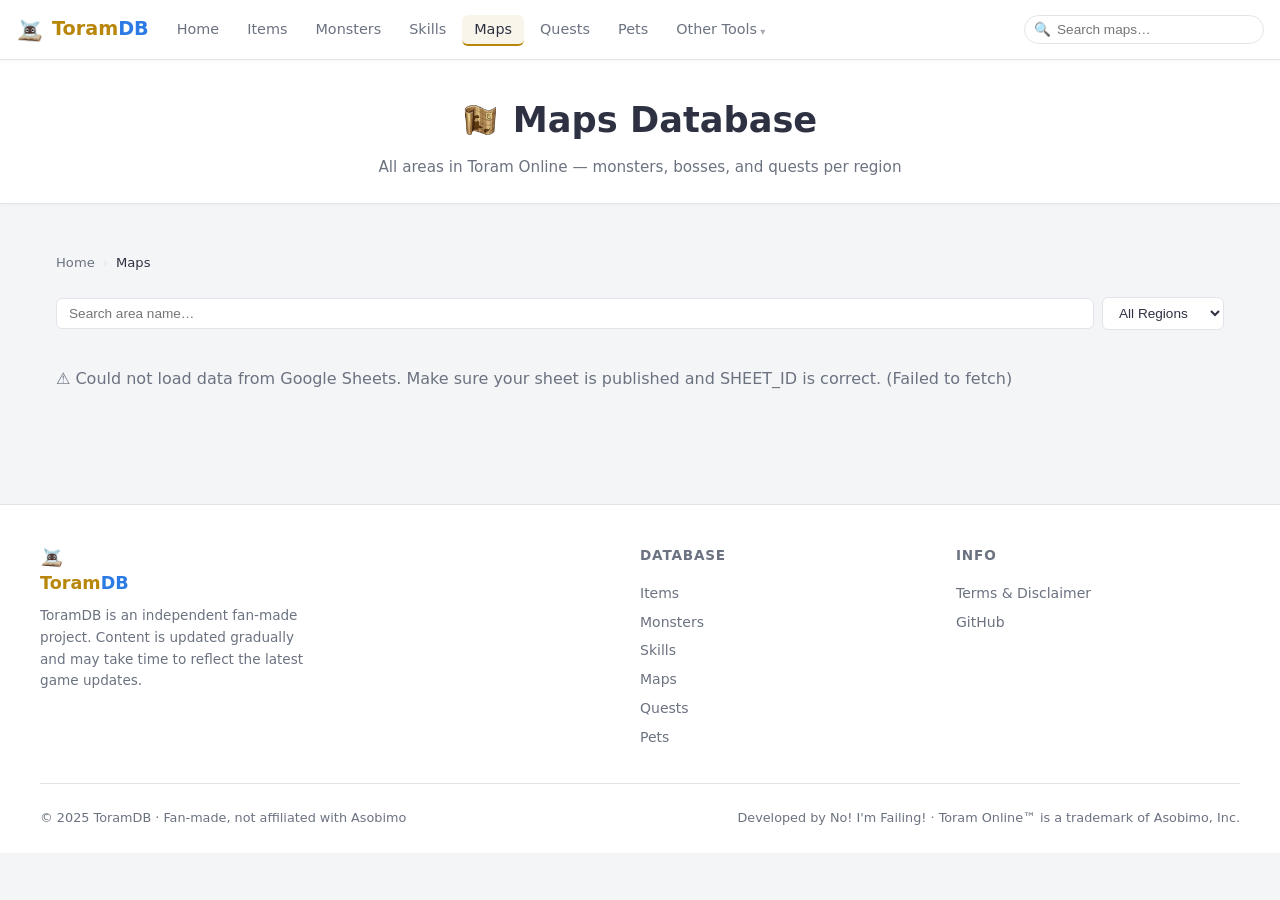
<file: pages/maps.html>
<!DOCTYPE html>
<html lang="en">
<head>
  <meta charset="UTF-8" />
  <meta name="viewport" content="width=device-width, initial-scale=1.0" />
  <meta name="description" content="Toram Online map database — all areas, monster locations, and quests per region." />
  <title>Maps — ToramDB</title>
  <link rel="stylesheet" href="../css/style.css" />
  <link rel="icon" type="image/x-icon" href="../img/icons/favicon.ico" />
</head>
<body>

  <nav class="navbar" role="navigation" aria-label="Main navigation">
    <a href="../index.html" class="nav-brand">
      <span class="brand-icon"><img src="../img/icons/brand_ico.png" alt="ToramDB" width="28" height="28"></span><span>Toram<span class="brand-highlight">DB</span></span>
    </a>
    <ul class="nav-links" role="list">
      <li><a href="../index.html">Home</a></li>
      <li><a href="items.html">Items</a></li>
      <li><a href="monsters.html">Monsters</a></li>
      <li><a href="skills.html">Skills</a></li>
      <li><a href="maps.html" class="active">Maps</a></li>
      <li><a href="quests.html">Quests</a></li>
      <li><a href="pets.html">Pets</a></li>
      <li class="nav-dropdown">
        <a href="javascript:void(0)">Other Tools</a>
        <div class="nav-dropdown-content">
          <a href="calculator.html">🧮 Exp MQ Calculator</a>
          <a href="skill-simulator.html">⚔️ Skill Simulator</a>
        </div>
      </li>
    </ul>
    <div class="nav-search">
      <span class="search-icon">🔍</span>
      <input type="search" id="navSearchInput" class="search-sync" placeholder="Search maps…" aria-label="Search" />
    </div>
    <button class="hamburger" id="hamburger" aria-label="Toggle menu" aria-expanded="false" aria-controls="mobileMenu">
      <span></span><span></span><span></span>
    </button>
  </nav>

  <div class="mobile-menu" id="mobileMenu" role="menu">
    <a href="../index.html" role="menuitem"><span class="menu-icon">🏠</span> Home</a>
    <a href="items.html" role="menuitem"><img src="../img/icons/items_ico.png" class="menu-icon" alt=""> Items</a>
    <a href="monsters.html" role="menuitem"><img src="../img/icons/monsters_ico.png" class="menu-icon" alt=""> Monsters</a>
    <a href="skills.html" role="menuitem"><img src="../img/icons/skills_ico.png" class="menu-icon" alt=""> Skills</a>
    <a href="maps.html" role="menuitem"><img src="../img/icons/maps_ico.png" class="menu-icon" alt=""> Maps</a>
    <a href="quests.html" role="menuitem"><img src="../img/icons/quest_ico.png" class="menu-icon" alt=""> Quests</a>
    <a href="pets.html" role="menuitem"><img src="../img/icons/pets_ico.png" class="menu-icon" alt=""> Pets</a>
    <a href="skill-simulator.html" role="menuitem"><span class="menu-icon">⚔️</span> Skill Simulator</a>
    <a href="calculator.html" role="menuitem"><span class="menu-icon">🧮</span> Exp MQ Calculator</a>
    <div class="mobile-search">
      <span class="search-icon">🔍</span>
      <input type="search" class="search-sync" placeholder="Search maps…" aria-label="Mobile search" />
    </div>
  </div>

  <div class="page-hero">
    <h1><img src="../img/icons/maps_ico.png" class="hero-icon" alt=""> Maps Database</h1>
    <p>All areas in Toram Online — monsters, bosses, and quests per region</p>
  </div>

  <main>
    <div class="section">
      <nav class="breadcrumb" aria-label="Breadcrumb">
        <a href="../index.html">Home</a>
        <span class="sep">›</span>
        <span class="current">Maps</span>
      </nav>

      <div class="filter-bar" role="search" aria-label="Filter maps">
        <input type="search" id="filterInput" class="search-sync" placeholder="Search area name…" aria-label="Filter by name" />
        <select id="filterSelect" aria-label="Filter by region">
          <option value="">All Regions</option>
          <option value="starter">Starter Zone</option>
          <option value="mid">Mid Zone</option>
          <option value="end">End Game</option>
        </select>
      </div>

      <div class="data-grid" id="mapsGrid">

        <article class="data-card" data-filter="starter plains beginner" data-category="starter">
          <div class="data-card-header">
            <div class="data-card-icon">🌿</div>
            <div>
              <div class="data-card-title">Starter Plains</div>
              <div class="data-card-subtitle">Starter Zone · Lv.1–30</div>
            </div>
          </div>
          <div class="data-card-body">
            <span class="tag green">Starter</span>
            <p class="mt-1 text-muted">The starting area for new players. Home to Slimes, Goblins, and tutorial quests.</p>
            <p class="mt-1"><strong>Boss:</strong> Giant Goblin Chief</p>
          </div>
        </article>

        <article class="data-card" data-filter="beginner forest" data-category="starter">
          <div class="data-card-header">
            <div class="data-card-icon">🌲</div>
            <div>
              <div class="data-card-title">Beginner Forest</div>
              <div class="data-card-subtitle">Starter Zone · Lv.20–50</div>
            </div>
          </div>
          <div class="data-card-body">
            <span class="tag green">Starter</span>
            <p class="mt-1 text-muted">Dense forest with various mobs. Ideal for early-level grinding.</p>
            <p class="mt-1"><strong>Boss:</strong> Forest Troll</p>
          </div>
        </article>

        <article class="data-card" data-filter="ancient ruins mid zone" data-category="mid">
          <div class="data-card-header">
            <div class="data-card-icon">🏛️</div>
            <div>
              <div class="data-card-title">Ancient Ruins</div>
              <div class="data-card-subtitle">Mid Zone · Lv.150–200</div>
            </div>
          </div>
          <div class="data-card-body">
            <span class="tag">Mid Game</span>
            <p class="mt-1 text-muted">Ancient ruins inhabited by Golems and Undead. Drops rare craftable items.</p>
            <p class="mt-1"><strong>Boss:</strong> Stone Golem</p>
          </div>
        </article>

        <article class="data-card" data-filter="crystal cave mid zone" data-category="mid">
          <div class="data-card-header">
            <div class="data-card-icon">💎</div>
            <div>
              <div class="data-card-title">Crystal Cave</div>
              <div class="data-card-subtitle">Mid Zone · Lv.200–240</div>
            </div>
          </div>
          <div class="data-card-body">
            <span class="tag">Mid Game</span>
            <p class="mt-1 text-muted">Underground crystal cave with Ice-element enemies. Limited visibility.</p>
            <p class="mt-1"><strong>Boss:</strong> Crystal Spider Queen</p>
          </div>
        </article>

        <article class="data-card" data-filter="volcano summit end game" data-category="end">
          <div class="data-card-header">
            <div class="data-card-icon">🌋</div>
            <div>
              <div class="data-card-title">Volcano Summit</div>
              <div class="data-card-subtitle">End Game · Lv.240–255</div>
            </div>
          </div>
          <div class="data-card-body">
            <span class="tag legendary">End Game</span>
            <span class="tag fire">Fire Zone</span>
            <p class="mt-1 text-muted">The summit of an active volcano. The most challenging end-game area.</p>
            <p class="mt-1"><strong>Boss:</strong> Ifrit Rex</p>
          </div>
        </article>

        <article class="data-card" data-filter="shadow realm end game dark" data-category="end">
          <div class="data-card-header">
            <div class="data-card-icon">🌑</div>
            <div>
              <div class="data-card-title">Shadow Realm</div>
              <div class="data-card-subtitle">End Game · Lv.255+</div>
            </div>
          </div>
          <div class="data-card-body">
            <span class="tag legendary">End Game</span>
            <span class="tag dark">Dark Zone</span>
            <p class="mt-1 text-muted">A dark dimension accessible only through a special portal.</p>
            <p class="mt-1"><strong>Boss:</strong> Dark Dragon</p>
          </div>
        </article>

        <article class="data-card" data-filter="sky plateau mid zone wind" data-category="mid">
          <div class="data-card-header">
            <div class="data-card-icon">☁️</div>
            <div>
              <div class="data-card-title">Sky Plateau</div>
              <div class="data-card-subtitle">Mid Zone · Lv.180–220</div>
            </div>
          </div>
          <div class="data-card-body">
            <span class="tag">Mid Game</span>
            <span class="tag wind">Wind Zone</span>
            <p class="mt-1 text-muted">A floating highland above the clouds with Wind-type and bird enemies.</p>
            <p class="mt-1"><strong>Boss:</strong> Tempest Eagle</p>
          </div>
        </article>

        <article class="data-card" data-filter="frozen tundra mid zone ice" data-category="mid">
          <div class="data-card-header">
            <div class="data-card-icon">🏔️</div>
            <div>
              <div class="data-card-title">Frozen Tundra</div>
              <div class="data-card-subtitle">Mid Zone · Lv.195–215</div>
            </div>
          </div>
          <div class="data-card-body">
            <span class="tag">Mid Game</span>
            <span class="tag">Ice Zone</span>
            <p class="mt-1 text-muted">An open ice field with permanent blizzard conditions. Drops fur and ice crystals.</p>
            <p class="mt-1"><strong>Boss:</strong> Fenrir Shadow</p>
          </div>
        </article>

      </div>

      <div class="pagination" role="navigation" aria-label="Pagination"></div>
    </div>
  </main>

  <footer>
    <div class="footer-grid">
      <div>
        <div class="footer-brand"><img src="../img/icons/brand_ico.png" class="menu-icon" alt=""> Toram<span class="brand-highlight">DB</span></div>
        <p class="footer-desc">ToramDB is an independent fan-made project. Content is updated gradually and may take time to reflect the latest game updates.</p>
      </div>
      <div class="footer-col">
        <h4>Database</h4>
        <a href="items.html">Items</a>
        <a href="monsters.html">Monsters</a>
        <a href="skills.html">Skills</a>
        <a href="maps.html">Maps</a>
        <a href="quests.html">Quests</a>
        <a href="pets.html">Pets</a>
      </div>
      <div class="footer-col">
        <h4>Info</h4>
        <a href="terms.html">Terms & Disclaimer</a>
        <a href="https://github.com/ut053082686/toramcodex.github.io" target="_blank" rel="noopener">GitHub</a>
      </div>
    </div>
    <div class="footer-bottom">
      <span>© 2025 ToramDB · Fan-made, not affiliated with Asobimo</span>
      <span>Developed by No! I'm Failing! · Toram Online™ is a trademark of Asobimo, Inc.</span>
    </div>
  </footer>

  <button id="backToTop" aria-label="Back to top" title="Back to top">↑</button>
  <script src="../js/sheets.js?v=3.18"></script>
  <script src="../js/main.js?v=3.18"></script>
  <script>ToramSheets.load('maps', 'mapsGrid');</script>
</body>
</html>
</file>
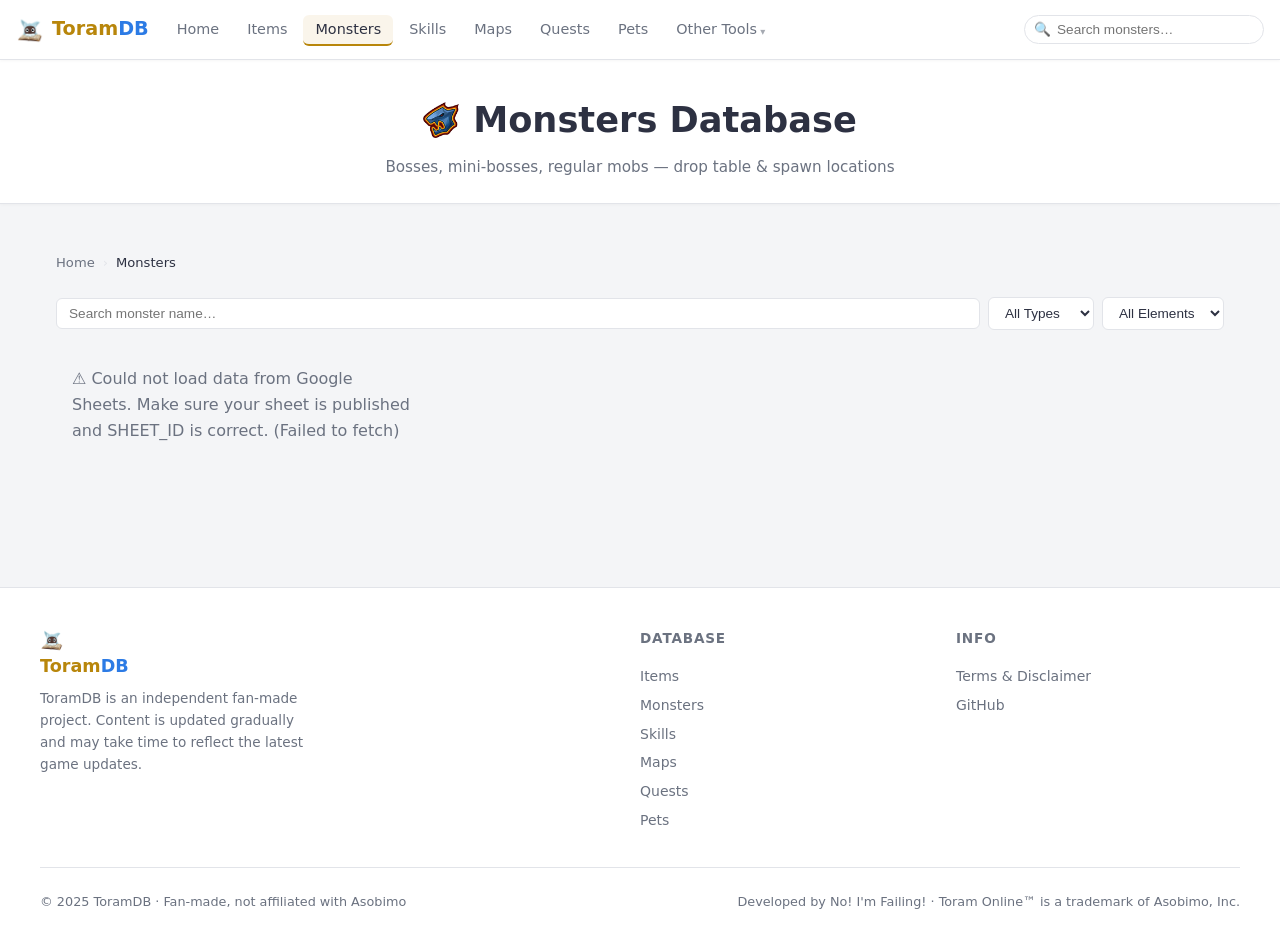
<file: pages/monsters.html>
<!DOCTYPE html>
<html lang="en">
<head>
  <meta charset="UTF-8" />
  <meta name="viewport" content="width=device-width, initial-scale=1.0" />
  <meta name="description" content="Toram Online monster database — bosses, mini-bosses, regular mobs, drop tables, and spawn locations." />
  <title>Monsters — ToramDB</title>
  <link rel="stylesheet" href="../css/style.css" />
  <link rel="icon" type="image/x-icon" href="../img/icons/favicon.ico" />
</head>
<body>

  <nav class="navbar" role="navigation" aria-label="Main navigation">
    <a href="../index.html" class="nav-brand">
      <span class="brand-icon"><img src="../img/icons/brand_ico.png" alt="ToramDB" width="28" height="28"></span><span>Toram<span class="brand-highlight">DB</span></span>
    </a>
    <ul class="nav-links" role="list">
      <li><a href="../index.html">Home</a></li>
      <li><a href="items.html">Items</a></li>
      <li><a href="monsters.html" class="active">Monsters</a></li>
      <li><a href="skills.html">Skills</a></li>
      <li><a href="maps.html">Maps</a></li>
      <li><a href="quests.html">Quests</a></li>
      <li><a href="pets.html">Pets</a></li>
      <li class="nav-dropdown">
        <a href="javascript:void(0)">Other Tools</a>
        <div class="nav-dropdown-content">
          <a href="calculator.html">🧮 Exp MQ Calculator</a>
          <a href="skill-simulator.html">⚔️ Skill Simulator</a>
        </div>
      </li>
    </ul>
    <div class="nav-search">
      <span class="search-icon">🔍</span>
      <input type="search" id="navSearchInput" class="search-sync" placeholder="Search monsters…" aria-label="Search" />
    </div>
    <button class="hamburger" id="hamburger" aria-label="Toggle menu" aria-expanded="false" aria-controls="mobileMenu">
      <span></span><span></span><span></span>
    </button>
  </nav>

  <div class="mobile-menu" id="mobileMenu" role="menu">
    <a href="../index.html" role="menuitem"><span class="menu-icon">🏠</span> Home</a>
    <a href="items.html" role="menuitem"><img src="../img/icons/items_ico.png" class="menu-icon" alt=""> Items</a>
    <a href="monsters.html" role="menuitem"><img src="../img/icons/monsters_ico.png" class="menu-icon" alt=""> Monsters</a>
    <a href="skills.html" role="menuitem"><img src="../img/icons/skills_ico.png" class="menu-icon" alt=""> Skills</a>
    <a href="maps.html" role="menuitem"><img src="../img/icons/maps_ico.png" class="menu-icon" alt=""> Maps</a>
    <a href="quests.html" role="menuitem"><img src="../img/icons/quest_ico.png" class="menu-icon" alt=""> Quests</a>
    <a href="pets.html" role="menuitem"><img src="../img/icons/pets_ico.png" class="menu-icon" alt=""> Pets</a>
    <a href="skill-simulator.html" role="menuitem"><span class="menu-icon">⚔️</span> Skill Simulator</a>
    <a href="calculator.html" role="menuitem"><span class="menu-icon">🧮</span> Exp MQ Calculator</a>
    <div class="mobile-search">
      <span class="search-icon">🔍</span>
      <input type="search" class="search-sync" placeholder="Search monsters…" aria-label="Mobile search" />
    </div>
  </div>

  <div class="page-hero">
    <h1><img src="../img/icons/monsters_ico.png" class="hero-icon" alt=""> Monsters Database</h1>
    <p>Bosses, mini-bosses, regular mobs — drop table &amp; spawn locations</p>
  </div>

  <main>
    <div class="section">
      <nav class="breadcrumb" aria-label="Breadcrumb">
        <a href="../index.html">Home</a>
        <span class="sep">›</span>
        <span class="current">Monsters</span>
      </nav>

      <div class="filter-bar" role="search" aria-label="Filter monsters">
        <input type="search" id="filterInput" class="search-sync" placeholder="Search monster name…" aria-label="Filter by name" />
        <select id="filterSelect" aria-label="Filter by type">
          <option value="">All Types</option>
          <option value="boss">Boss</option>
          <option value="mini-boss">Mini-Boss</option>
          <option value="mob">Mob</option>
        </select>
        <select id="filterSelect2" aria-label="Filter by element">
          <option value="">All Elements</option>
          <option value="fire">Fire</option>
          <option value="water">Water</option>
          <option value="wind">Wind</option>
          <option value="earth">Earth</option>
          <option value="light">Light</option>
          <option value="dark">Dark</option>
          <option value="neutral">Neutral</option>
        </select>
      </div>

      <!-- Grid view for monsters -->
      <div id="monsterGrid" class="monster-grid">
        <!-- Data rendered by ToramSheets.load -->
      </div>

      <div class="pagination" role="navigation" aria-label="Pagination"></div>
    </div>
  </main>

  <footer>
    <div class="footer-grid">
      <div>
        <div class="footer-brand"><img src="../img/icons/brand_ico.png" class="menu-icon" alt=""> Toram<span class="brand-highlight">DB</span></div>
        <p class="footer-desc">ToramDB is an independent fan-made project. Content is updated gradually and may take time to reflect the latest game updates.</p>
      </div>
      <div class="footer-col">
        <h4>Database</h4>
        <a href="items.html">Items</a>
        <a href="monsters.html">Monsters</a>
        <a href="skills.html">Skills</a>
        <a href="maps.html">Maps</a>
        <a href="quests.html">Quests</a>
        <a href="pets.html">Pets</a>
      </div>
      <div class="footer-col">
        <h4>Info</h4>
        <a href="terms.html">Terms & Disclaimer</a>
        <a href="https://github.com/ut053082686/toramcodex.github.io" target="_blank" rel="noopener">GitHub</a>
      </div>
    </div>
    <div class="footer-bottom">
      <span>© 2025 ToramDB · Fan-made, not affiliated with Asobimo</span>
      <span>Developed by No! I'm Failing! · Toram Online™ is a trademark of Asobimo, Inc.</span>
    </div>
  </footer>

  <div id="itemModal"></div>
  <!-- Monster modal -->
  <div id="monsterModal"></div>

  <button id="backToTop" aria-label="Back to top" title="Back to top">↑</button>
  <script src="../js/modal.js?v=3.18"></script>
  <script src="../js/monster-modal.js?v=3.18"></script>
  <script src="../js/sheets.js?v=3.18"></script>
  <script src="../js/main.js?v=3.18"></script>
  <script>
    (function () {
      var filterInput   = document.getElementById('filterInput');
      var filterSelect  = document.getElementById('filterSelect');
      var filterSelect2 = document.getElementById('filterSelect2');
      var grid          = document.getElementById('monsterGrid');

      function applyGridFilter() {
        var q    = filterInput   ? filterInput.value.toLowerCase()   : '';
        var type = filterSelect  ? filterSelect.value.toLowerCase()  : '';
        var elem = filterSelect2 ? filterSelect2.value.toLowerCase() : '';
        
        grid.querySelectorAll('.monster-card').forEach(function (card) {
          var text = (card.dataset.filter    || '').toLowerCase();
          var cat1 = (card.dataset.category  || '').toLowerCase();
          var cat2 = (card.dataset.category2 || '').toLowerCase();
          
          var ok = (!q    || text.includes(q))
                && (!type || cat1 === type)
                && (!elem || cat2 === elem);
          card.style.display = ok ? '' : 'none';
        });
      }

      if (filterInput)   filterInput.addEventListener('input',   applyGridFilter);
      if (filterSelect)  filterSelect.addEventListener('change',  applyGridFilter);
      if (filterSelect2) filterSelect2.addEventListener('change', applyGridFilter);
      
      document.addEventListener('sheetsrendered', applyGridFilter);
    }());

    ToramSheets.load('monsters', 'monsterGrid');
  </script>
</body>
</html>
</file>
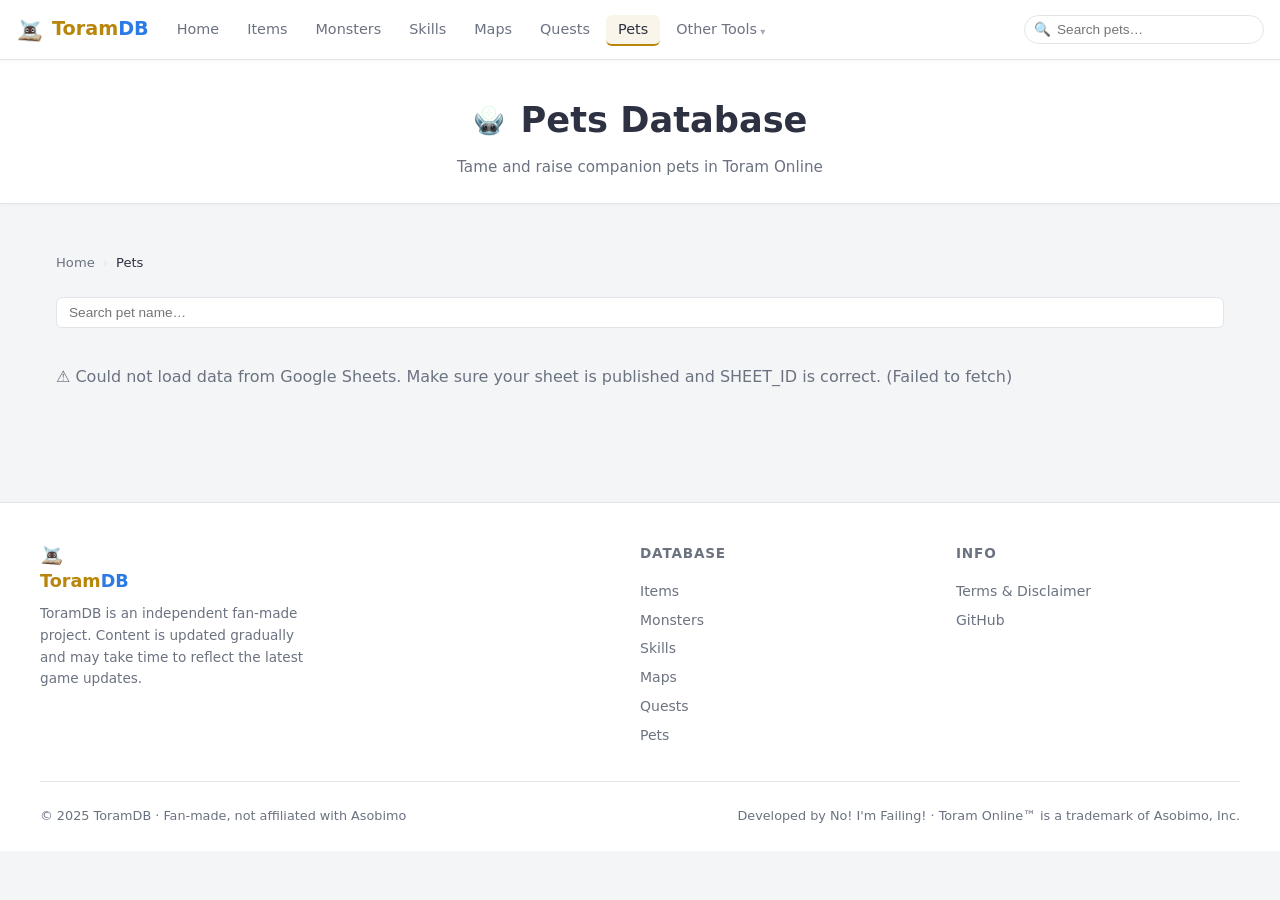
<file: pages/pets.html>
<!DOCTYPE html>
<html lang="en">
<head>
  <meta charset="UTF-8" />
  <meta name="viewport" content="width=device-width, initial-scale=1.0" />
  <meta name="description" content="Toram Online pet database — tame, raise, and evolve your companion pets." />
  <title>Pets — ToramDB</title>
  <link rel="stylesheet" href="../css/style.css" />
  <link rel="icon" type="image/x-icon" href="../img/icons/favicon.ico" />
</head>
<body>

  <nav class="navbar" role="navigation" aria-label="Main navigation">
    <a href="../index.html" class="nav-brand">
      <span class="brand-icon"><img src="../img/icons/brand_ico.png" alt="ToramDB" width="28" height="28"></span><span>Toram<span class="brand-highlight">DB</span></span>
    </a>
    <ul class="nav-links" role="list">
      <li><a href="../index.html">Home</a></li>
      <li><a href="items.html">Items</a></li>
      <li><a href="monsters.html">Monsters</a></li>
      <li><a href="skills.html">Skills</a></li>
      <li><a href="maps.html">Maps</a></li>
      <li><a href="quests.html">Quests</a></li>
      <li><a href="pets.html" class="active">Pets</a></li>
      <li class="nav-dropdown">
        <a href="javascript:void(0)">Other Tools</a>
        <div class="nav-dropdown-content">
          <a href="calculator.html">🧮 Exp MQ Calculator</a>
          <a href="skill-simulator.html">⚔️ Skill Simulator</a>
        </div>
      </li>
    </ul>
    <div class="nav-search">
      <span class="search-icon">🔍</span>
      <input type="search" id="navSearchInput" class="search-sync" placeholder="Search pets…" aria-label="Search" />
    </div>
    <button class="hamburger" id="hamburger" aria-label="Toggle menu" aria-expanded="false" aria-controls="mobileMenu">
      <span></span><span></span><span></span>
    </button>
  </nav>

  <div class="mobile-menu" id="mobileMenu" role="menu">
    <a href="../index.html" role="menuitem"><span class="menu-icon">🏠</span> Home</a>
    <a href="items.html" role="menuitem"><img src="../img/icons/items_ico.png" class="menu-icon" alt=""> Items</a>
    <a href="monsters.html" role="menuitem"><img src="../img/icons/monsters_ico.png" class="menu-icon" alt=""> Monsters</a>
    <a href="skills.html" role="menuitem"><img src="../img/icons/skills_ico.png" class="menu-icon" alt=""> Skills</a>
    <a href="maps.html" role="menuitem"><img src="../img/icons/maps_ico.png" class="menu-icon" alt=""> Maps</a>
    <a href="quests.html" role="menuitem"><img src="../img/icons/quest_ico.png" class="menu-icon" alt=""> Quests</a>
    <a href="pets.html" role="menuitem"><img src="../img/icons/pets_ico.png" class="menu-icon" alt=""> Pets</a>
    <a href="skill-simulator.html" role="menuitem"><span class="menu-icon">⚔️</span> Skill Simulator</a>
    <a href="calculator.html" role="menuitem"><span class="menu-icon">🧮</span> Exp MQ Calculator</a>
    <div class="mobile-search">
      <span class="search-icon">🔍</span>
      <input type="search" class="search-sync" placeholder="Search pets…" aria-label="Mobile search" />
    </div>
  </div>

  <div class="page-hero">
    <h1><img src="../img/icons/pets_ico.png" alt="" style="width:32px;height:32px;vertical-align:middle;margin-right:8px"> Pets Database</h1>
    <p>Tame and raise companion pets in Toram Online</p>
  </div>

  <main>
    <div class="section">
      <nav class="breadcrumb" aria-label="Breadcrumb">
        <a href="../index.html">Home</a>
        <span class="sep">›</span>
        <span class="current">Pets</span>
      </nav>

      <div class="filter-bar" role="search" aria-label="Filter pets">
        <input type="search" id="filterInput" class="search-sync" placeholder="Search pet name…" aria-label="Filter by name" />
      </div>

      <!-- Data Grid for pets -->
      <div id="petsGrid" class="data-grid"></div>

      <div class="pagination" role="navigation" aria-label="Pagination"></div>
    </div>
  </main>

  <footer>
    <div class="footer-grid">
      <div>
        <div class="footer-brand"><img src="../img/icons/brand_ico.png" class="menu-icon" alt=""> Toram<span class="brand-highlight">DB</span></div>
        <p class="footer-desc">ToramDB is an independent fan-made project. Content is updated gradually and may take time to reflect the latest game updates.</p>
      </div>
      <div class="footer-col">
        <h4>Database</h4>
        <a href="items.html">Items</a>
        <a href="monsters.html">Monsters</a>
        <a href="skills.html">Skills</a>
        <a href="maps.html">Maps</a>
        <a href="quests.html">Quests</a>
        <a href="pets.html">Pets</a>
      </div>
      <div class="footer-col">
        <h4>Info</h4>
        <a href="terms.html">Terms & Disclaimer</a>
        <a href="https://github.com/ut053082686/toramcodex.github.io" target="_blank" rel="noopener">GitHub</a>
      </div>
    </div>
    <div class="footer-bottom">
      <span>© 2025 ToramDB · Fan-made, not affiliated with Asobimo</span>
      <span>Developed by No! I'm Failing! · Toram Online™ is a trademark of Asobimo, Inc.</span>
    </div>
  </footer>

  <button id="backToTop" aria-label="Back to top" title="Back to top">↑</button>

  <!-- Pet detail modal -->
  <div id="petModal" class="modal-overlay" role="dialog" aria-modal="true">
    <div class="modal-body">
      <button class="modal-close" id="petModalClose" aria-label="Close">&times;</button>
      <div class="detail-card">
        <p style="text-align:center;font-size:.75rem;color:var(--text-secondary);margin:1rem 0 .5rem;letter-spacing:.5px">Preview</p>
        <div id="pmImage" style="text-align:center;margin-bottom:.75rem"></div>
        <div style="text-align:center;margin-bottom:1rem">
          <h2 id="pmName" style="font-size:1.3rem;font-weight:700;margin:0"></h2>
          <span class="text-muted" id="pmSubtitle"></span>
        </div>
        <table class="pet-modal-table" style="width:100%;border-collapse:collapse;font-size:.88rem">
          <tbody id="pmBody"></tbody>
        </table>
      </div>
    </div>
  </div>

  <script src="../js/sheets.js?v=3.18"></script>
  <script src="../js/main.js?v=3.18"></script>
  <script>
    // Grid filter for pets
    (function () {
      var filterInput  = document.getElementById('filterInput');
      var filterSelect = document.getElementById('filterSelect');
      var grid         = document.getElementById('petsGrid');

      function applyGridFilter() {
        var q    = filterInput  ? filterInput.value.toLowerCase()  : '';
        var elem = filterSelect ? filterSelect.value.toLowerCase() : '';
        grid.querySelectorAll('.data-card').forEach(function (card) {
          var text = (card.dataset.filter   || '').toLowerCase();
          var cat  = (card.dataset.category || '').toLowerCase();
          var ok = (!q    || text.includes(q))
                && (!elem || cat === elem);
          card.style.display = ok ? '' : 'none';
        });
      }

      if (filterInput)  filterInput.addEventListener('input',  applyGridFilter);
      if (filterSelect) filterSelect.addEventListener('change', applyGridFilter);
      document.addEventListener('sheetsrendered', applyGridFilter);
    }());

    ToramSheets.load('pets', 'petsGrid');

    // ---- Pet detail modal ----
    (function () {
      var overlay = document.getElementById('petModal');
      var grid    = document.getElementById('petsGrid');

      function esc(s) { return String(s||'').replace(/&/g,'&amp;').replace(/</g,'&lt;').replace(/>/g,'&gt;').replace(/"/g,'&quot;'); }

      function nMagicHTML(val) {
        if (!val) return '<span class="text-muted">\u2014</span>';
        var yes = val.toLowerCase()==='yes' || val==='O' || val==='o' || val==='\u25cb';
        return yes
          ? '<span style="color:#16a34a;font-weight:600">\u25cb Yes</span>'
          : '<span style="color:#dc2626">\u2715 No</span>';
      }

      function actVal(v) { return v || '<span class="text-muted">\u2014</span>'; }

      function formatAct(val) {
        if (!val) return '<span class="text-muted">\u2014</span>';
        var parts = val.split(';');
        var results = parts.map(function(p) {
          p = p.trim();
          if (!p) return '';
          
          // Regex to detect > or < anywhere at the start, making it more robust
          var match = p.match(/^([><])\s*(.+)$/);
          if (match) {
            var sign = match[1];
            var rest = match[2].trim();
            var color = sign === '>' ? '#dc2626' : '#0891b2';
            var arrow = sign === '>' ? '\u2191' : '\u2193';
            var tip = sign === '>' ? 'Extra effect / Enhanced support' : 'Reduced stability for physical/magic attacks';
            return '<span style="color:' + color + ';font-weight:600" title="' + esc(tip) + '">' + esc(rest) + ' ' + arrow + '</span>';
          }
          return esc(p);
        });
        return results.filter(Boolean).join('; ');
      }

      function colorHTML(c) {
        if (!c) return '<span class="text-muted">\u2014</span>';
        if (/^https?:\/\//i.test(c)) return '<img src="' + esc(c) + '" alt="Color" style="max-width:120px;height:auto;border-radius:4px" />';
        return esc(c);
      }

      function openModal(card) {
        var d = card.dataset;

        // Render pet icon/image using the shared helper for consistency
        var imgEl = document.getElementById('pmImage');
        var iconHTML = ToramSheets.iconHTML(d.petImg, d.petEmoji, 'item', d.petName, 'contain');
        
        // Wrap it in a styled container for neatness
        imgEl.innerHTML = '<div class="data-card-icon" style="width:100px;height:100px;margin:0 auto 1rem;font-size:3rem">' + iconHTML + '</div>';

        document.getElementById('pmName').textContent = d.petName;
        document.getElementById('pmSubtitle').textContent = d.petLevel ? 'Lv. ' + d.petLevel + (d.petSpawn ? ' · ' + d.petSpawn : '') : (d.petSpawn || '');

        var rows = [
          ['Normal Magic', nMagicHTML(d.petNmagic)],
          ['Support <span style="color:#dc2626">(rate up \u2191)</span>', d.petSupport ? '<span style="color:#dc2626;font-weight:600">' + esc(d.petSupport) + '</span>' : '<span class="text-muted">\u2014</span>'],
          ['Act 1 Damage Rate %', formatAct(d.petAct1)],
          ['Act 2 Damage Rate %', formatAct(d.petAct2)],
          ['Act 3 Damage Rate %', formatAct(d.petAct3)],
          ['Act 4 Damage Rate %', formatAct(d.petAct4)],
          ['Act 5 Damage Rate %', formatAct(d.petAct5)],
          ['Color Info', colorHTML(d.petColor)]
        ];

        var html = '';
        rows.forEach(function (r) {
          html += '<tr>' +
            '<td style="padding:.5rem .75rem;font-weight:600;color:var(--text-secondary);white-space:nowrap;border-bottom:1px solid var(--border)">' + r[0] + '</td>' +
            '<td style="padding:.5rem .75rem;border-bottom:1px solid var(--border)">' + r[1] + '</td>' +
          '</tr>';
        });
        document.getElementById('pmBody').innerHTML = html;

        overlay.classList.add('open');
        document.body.style.overflow = 'hidden';
        requestAnimationFrame(function () { overlay.classList.add('fade-in'); });
      }

      function closeModal() {
        overlay.classList.remove('fade-in');
        setTimeout(function () { overlay.classList.remove('open'); document.body.style.overflow = ''; }, 250);
      }

      document.getElementById('petModalClose').addEventListener('click', closeModal);
      overlay.addEventListener('click', function (e) { if (e.target === overlay) closeModal(); });
      document.addEventListener('keydown', function (e) { if (e.key === 'Escape' && overlay.classList.contains('open')) closeModal(); });

      grid.addEventListener('click', function (e) {
        var card = e.target.closest('.data-card');
        if (card && card.dataset.petName) openModal(card);
      });
    }());
  </script>
</body>
</html>
</file>
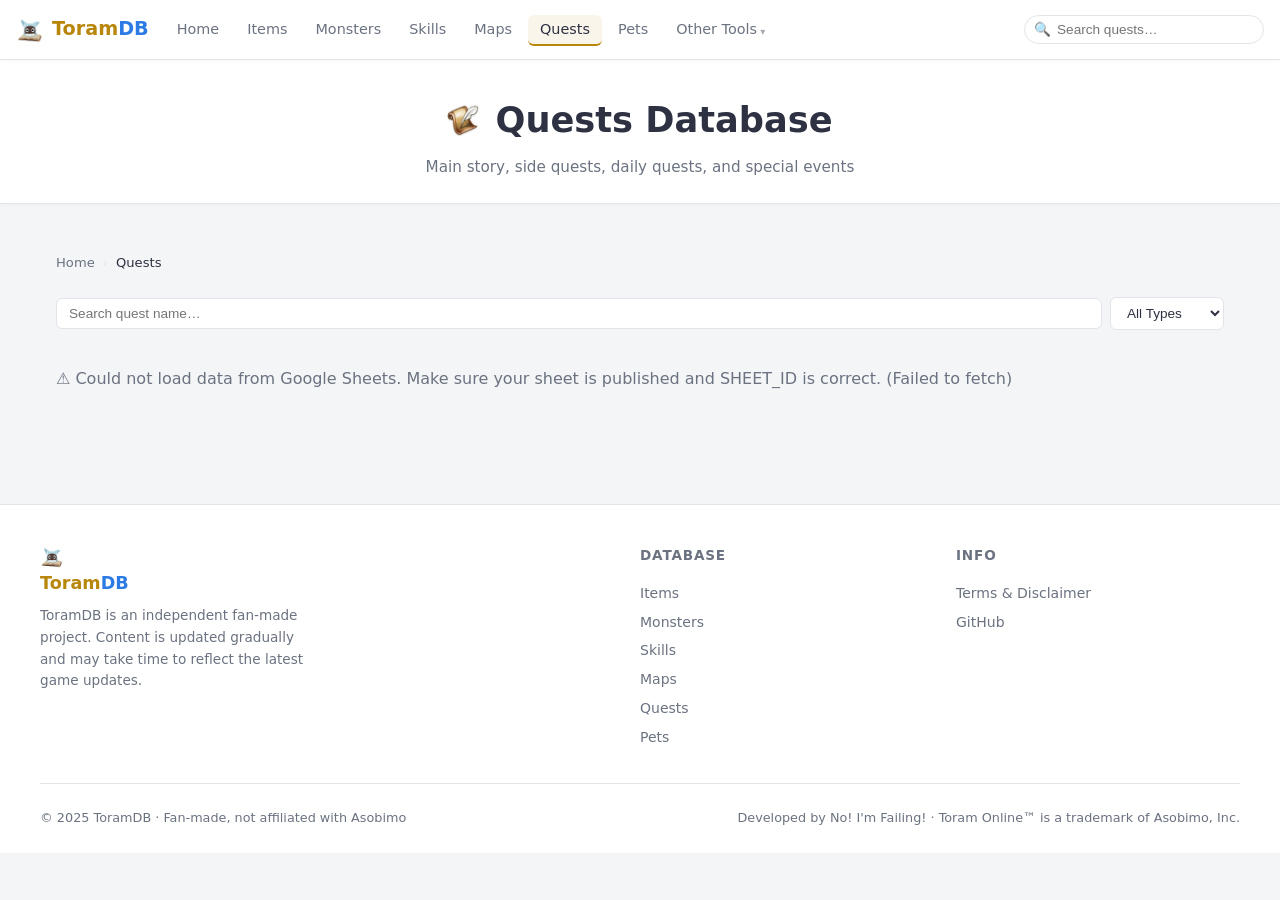
<file: pages/quests.html>
<!DOCTYPE html>
<html lang="en">
<head>
  <meta charset="UTF-8" />
  <meta name="viewport" content="width=device-width, initial-scale=1.0" />
  <meta name="description" content="Toram Online quest database — main story, side quests, daily quests, and special events." />
  <title>Quests — ToramDB</title>
  <link rel="stylesheet" href="../css/style.css" />
  <link rel="icon" type="image/x-icon" href="../img/icons/favicon.ico" />
</head>
<body>

  <nav class="navbar" role="navigation" aria-label="Main navigation">
    <a href="../index.html" class="nav-brand">
      <span class="brand-icon"><img src="../img/icons/brand_ico.png" alt="ToramDB" width="28" height="28"></span><span>Toram<span class="brand-highlight">DB</span></span>
    </a>
    <ul class="nav-links" role="list">
      <li><a href="../index.html">Home</a></li>
      <li><a href="items.html">Items</a></li>
      <li><a href="monsters.html">Monsters</a></li>
      <li><a href="skills.html">Skills</a></li>
      <li><a href="maps.html">Maps</a></li>
      <li><a href="quests.html" class="active">Quests</a></li>
      <li><a href="pets.html">Pets</a></li>
      <li class="nav-dropdown">
        <a href="javascript:void(0)">Other Tools</a>
        <div class="nav-dropdown-content">
          <a href="calculator.html">🧮 Exp MQ Calculator</a>
          <a href="skill-simulator.html">⚔️ Skill Simulator</a>
        </div>
      </li>
    </ul>
    <div class="nav-search">
      <span class="search-icon">🔍</span>
      <input type="search" id="navSearchInput" class="search-sync" placeholder="Search quests…" aria-label="Search" />
    </div>
    <button class="hamburger" id="hamburger" aria-label="Toggle menu" aria-expanded="false" aria-controls="mobileMenu">
      <span></span><span></span><span></span>
    </button>
  </nav>

  <div class="mobile-menu" id="mobileMenu" role="menu">
    <a href="../index.html" role="menuitem"><span class="menu-icon">🏠</span> Home</a>
    <a href="items.html" role="menuitem"><img src="../img/icons/items_ico.png" class="menu-icon" alt=""> Items</a>
    <a href="monsters.html" role="menuitem"><img src="../img/icons/monsters_ico.png" class="menu-icon" alt=""> Monsters</a>
    <a href="skills.html" role="menuitem"><img src="../img/icons/skills_ico.png" class="menu-icon" alt=""> Skills</a>
    <a href="maps.html" role="menuitem"><img src="../img/icons/maps_ico.png" class="menu-icon" alt=""> Maps</a>
    <a href="quests.html" role="menuitem"><img src="../img/icons/quest_ico.png" class="menu-icon" alt=""> Quests</a>
    <a href="pets.html" role="menuitem"><img src="../img/icons/pets_ico.png" class="menu-icon" alt=""> Pets</a>
    <a href="skill-simulator.html" role="menuitem"><span class="menu-icon">⚔️</span> Skill Simulator</a>
    <a href="calculator.html" role="menuitem"><span class="menu-icon">🧮</span> Exp MQ Calculator</a>
    <div class="mobile-search">
      <span class="search-icon">🔍</span>
      <input type="search" class="search-sync" placeholder="Search quests…" aria-label="Mobile search" />
    </div>
  </div>

  <div class="page-hero">
    <h1><img src="../img/icons/quest_ico.png" alt="" style="width:32px;height:32px;vertical-align:middle;margin-right:8px"> Quests Database</h1>
    <p>Main story, side quests, daily quests, and special events</p>
  </div>

  <main>
    <div class="section">
      <nav class="breadcrumb" aria-label="Breadcrumb">
        <a href="../index.html">Home</a>
        <span class="sep">›</span>
        <span class="current">Quests</span>
      </nav>

      <div class="filter-bar" role="search" aria-label="Filter quests">
        <input type="search" id="filterInput" class="search-sync" placeholder="Search quest name…" aria-label="Filter by name" />
        <select id="filterSelect" aria-label="Filter by type">
          <option value="">All Types</option>
          <option value="main">Main Story</option>
          <option value="side">Side Quest</option>
          <option value="daily">Daily</option>
          <option value="event">Event</option>
        </select>
      </div>

      <div class="data-grid" id="questsGrid">
        <div class="skeleton" style="height:180px;"></div>
        <div class="skeleton" style="height:180px;"></div>
        <div class="skeleton" style="height:180px;"></div>
        <div class="skeleton" style="height:180px;"></div>
        <div class="skeleton" style="height:180px;"></div>
        <div class="skeleton" style="height:180px;"></div>
      </div>


      <div class="pagination" role="navigation" aria-label="Pagination"></div>
    </div>
  </main>

  <footer>
    <div class="footer-grid">
      <div>
        <div class="footer-brand"><img src="../img/icons/brand_ico.png" class="menu-icon" alt=""> Toram<span class="brand-highlight">DB</span></div>
        <p class="footer-desc">ToramDB is an independent fan-made project. Content is updated gradually and may take time to reflect the latest game updates.</p>
      </div>
      <div class="footer-col">
        <h4>Database</h4>
        <a href="items.html">Items</a>
        <a href="monsters.html">Monsters</a>
        <a href="skills.html">Skills</a>
        <a href="maps.html">Maps</a>
        <a href="quests.html">Quests</a>
        <a href="pets.html">Pets</a>
      </div>
      <div class="footer-col">
        <h4>Info</h4>
        <a href="terms.html">Terms & Disclaimer</a>
        <a href="https://github.com/ut053082686/toramcodex.github.io" target="_blank" rel="noopener">GitHub</a>
      </div>
    </div>
    <div class="footer-bottom">
      <span>© 2025 ToramDB · Fan-made, not affiliated with Asobimo</span>
      <span>Developed by No! I'm Failing! · Toram Online™ is a trademark of Asobimo, Inc.</span>
    </div>
  </footer>

  <div id="itemModal"></div>
  <div id="monsterModal"></div>

  <button id="backToTop" aria-label="Back to top" title="Back to top">↑</button>
  <script src="../js/modal.js?v=3.18"></script>
  <script src="../js/monster-modal.js?v=3.18"></script>
  <script src="../js/sheets.js?v=3.18"></script>
  <script src="../js/main.js?v=3.18"></script>
  <script>ToramSheets.load('quests', 'questsGrid');</script>
</body>
</html>
</file>
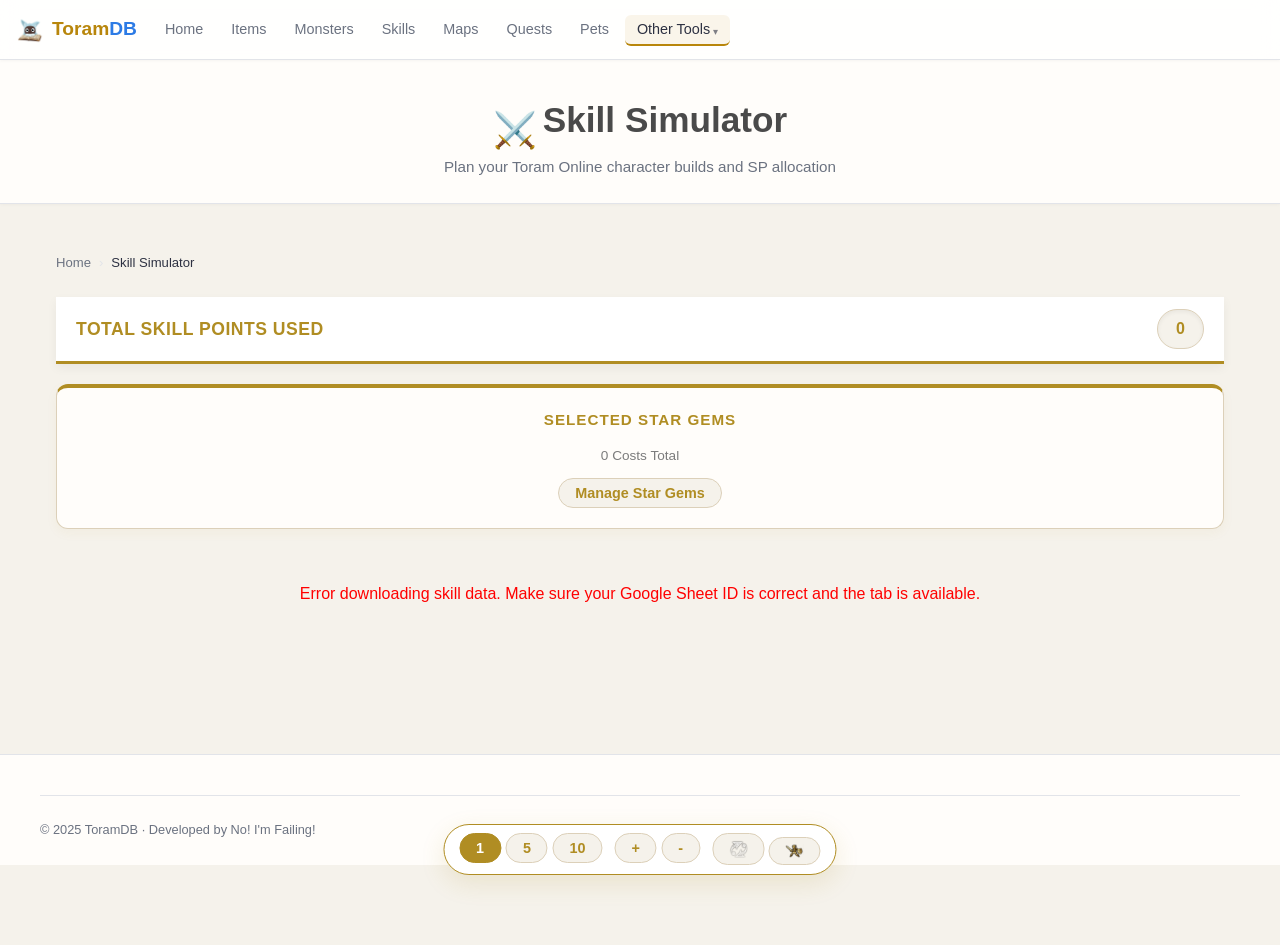
<file: pages/skill-simulator.html>
<!DOCTYPE html>
<html lang="en">
<head>
  <meta charset="UTF-8" />
  <meta name="viewport" content="width=device-width, initial-scale=1.0" />
  <meta name="description" content="Toram Online Skill Simulator — Plan your character builds, calculate skill points, and visualize skill trees." />
  <title>Skill Simulator — ToramDB</title>
  <link rel="stylesheet" href="../css/style.css" />
  <link rel="stylesheet" href="../css/skill-simulator.css" />
  <link rel="icon" type="image/x-icon" href="../img/icons/favicon.ico" />
</head>
<body>

  <nav class="navbar" role="navigation" aria-label="Main navigation">
    <a href="../index.html" class="nav-brand">
      <span class="brand-icon"><img src="../img/icons/brand_ico.png" alt="ToramDB" width="28" height="28"></span><span>Toram<span class="brand-highlight">DB</span></span>
    </a>
    <ul class="nav-links" role="list">
      <li><a href="../index.html">Home</a></li>
      <li><a href="items.html">Items</a></li>
      <li><a href="monsters.html">Monsters</a></li>
      <li><a href="skills.html">Skills</a></li>
      <li><a href="maps.html">Maps</a></li>
      <li><a href="quests.html">Quests</a></li>
      <li><a href="pets.html">Pets</a></li>
      <li class="nav-dropdown">
        <a href="javascript:void(0)" class="active">Other Tools</a>
        <div class="nav-dropdown-content">
          <a href="calculator.html">🧮 Exp MQ Calculator</a>
          <a href="skill-simulator.html">⚔️ Skill Simulator</a>
        </div>
      </li>
    </ul>
    <button class="hamburger" id="hamburger" aria-label="Toggle menu" aria-expanded="false" aria-controls="mobileMenu">
      <span></span><span></span><span></span>
    </button>
  </nav>

  <div class="mobile-menu" id="mobileMenu" role="menu">
    <a href="../index.html" role="menuitem"><span class="menu-icon">🏠</span> Home</a>
    <a href="items.html" role="menuitem"><img src="../img/icons/items_ico.png" class="menu-icon" alt=""> Items</a>
    <a href="monsters.html" role="menuitem"><img src="../img/icons/monsters_ico.png" class="menu-icon" alt=""> Monsters</a>
    <a href="skills.html" role="menuitem"><img src="../img/icons/skills_ico.png" class="menu-icon" alt=""> Skills</a>
    <a href="skill-simulator.html" role="menuitem"><span class="menu-icon">⚔️</span> Skill Simulator</a>
    <a href="calculator.html" role="menuitem"><span class="menu-icon">🧮</span> Exp MQ Calculator</a>
  </div>

  <div class="page-hero">
    <h1><span class="hero-icon">⚔️</span> Skill Simulator</h1>
    <p>Plan your Toram Online character builds and SP allocation</p>
  </div>

  <main>
    <div class="section">
      <nav class="breadcrumb" aria-label="Breadcrumb">
        <a href="../index.html">Home</a>
        <span class="sep">›</span>
        <span class="current">Skill Simulator</span>
      </nav>

      <div class="simulator-dashboard">
        <!-- Global SP Header -->
        <div class="sp-global-header">
            <span class="sp-title">Total Skill Points Used</span>
            <span class="sp-counter"><span id="total-sp">0</span></span>
        </div>

        <!-- Star Gems Section (Placeholder) -->
        <div class="stargem-dashboard">
            <div class="stargem-title">Selected Star Gems</div>
            <div style="margin-top:10px">
                <span style="color:var(--text-muted); font-size:0.85rem">0 Costs Total</span>
            </div>
            <button class="btn-ctrl" style="margin-top:10px" onclick="alert('Star Gems configuration coming soon!')">
                Manage Star Gems
            </button>
        </div>

        <!-- Skill Trees Accordion -->
        <div id="tree-accordion">
            <!-- Trees injected here -->
        </div>
      </div>

      <!-- Floating Level Controls -->
      <div class="level-controls">
        <div class="control-group">
            <button class="btn-ctrl active" onclick="setStep(1)">1</button>
            <button class="btn-ctrl" onclick="setStep(5)">5</button>
            <button class="btn-ctrl" onclick="setStep(10)">10</button>
        </div>
        <div class="control-group">
            <button class="btn-ctrl" onclick="setMode('plus')">+</button>
            <button class="btn-ctrl" onclick="setMode('minus')">-</button>
        </div>
        <div class="control-group">
            <button class="btn-ctrl" onclick="resetAll()"><img src="../img/icons/reset_ico.png" style="width:18px"></button>
            <button class="btn-ctrl" onclick="collapseAll()"><img src="../img/icons/collapse_ico.png" style="width:18px"></button>
        </div>
      </div>
    </div>
  </main>

  <footer>
    <div class="footer-bottom">
      <span>© 2025 ToramDB · Developed by No! I'm Failing!</span>
    </div>
  </footer>

  <script src="../js/sheets.js?v=2.0"></script>
  <script src="../js/main.js?v=3.27"></script>
  <script src="../js/skill-simulator.js?v=0.65.6"></script>
</body>
</html>
</file>
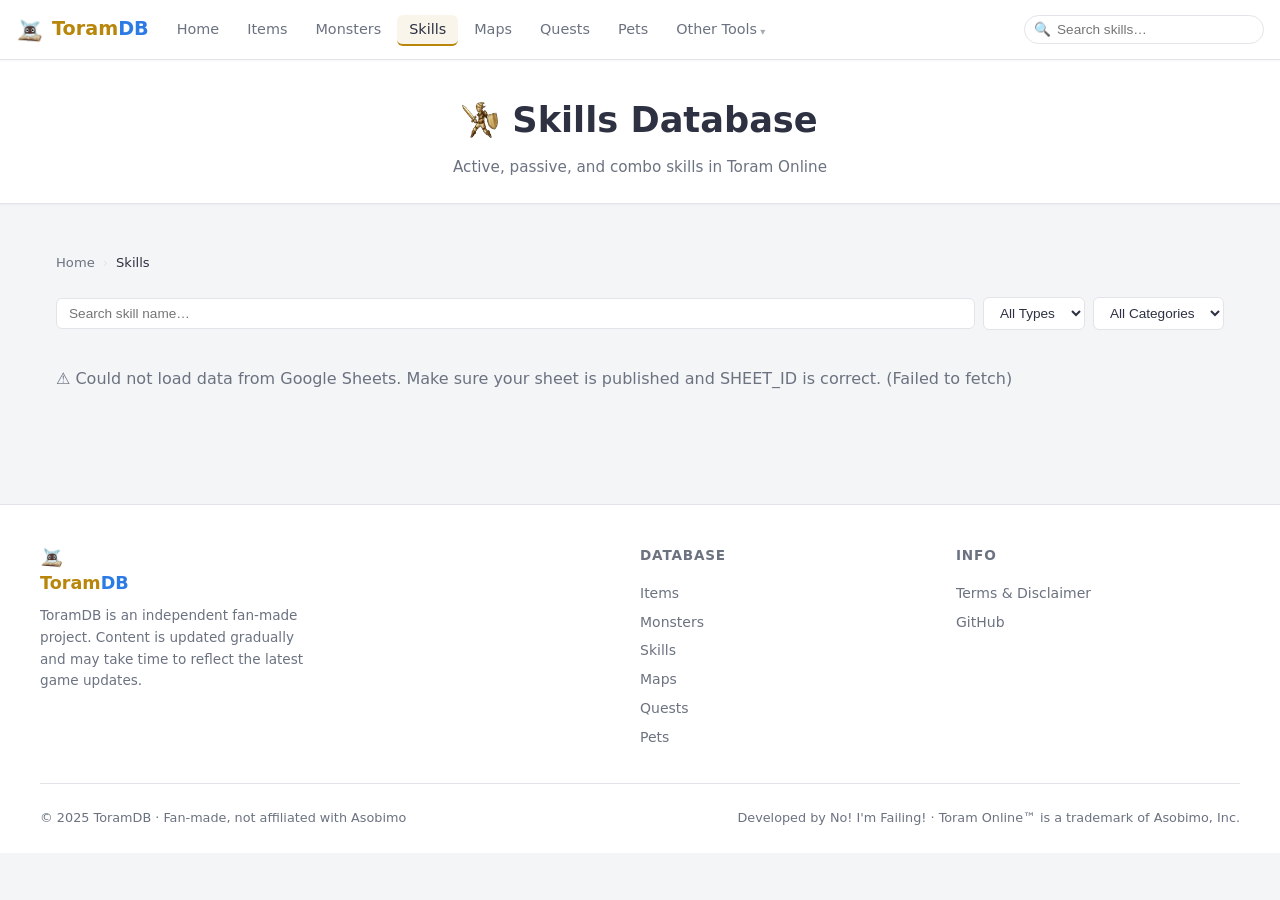
<file: pages/skills.html>
<!DOCTYPE html>
<html lang="en">
<head>
  <meta charset="UTF-8" />
  <meta name="viewport" content="width=device-width, initial-scale=1.0" />
  <meta name="description" content="Toram Online skill database — active, passive, and combo skills with effects and requirements." />
  <title>Skills — ToramDB</title>
  <link rel="stylesheet" href="../css/style.css" />
  <link rel="icon" type="image/x-icon" href="../img/icons/favicon.ico" />
</head>
<body>

  <nav class="navbar" role="navigation" aria-label="Main navigation">
    <a href="../index.html" class="nav-brand">
      <span class="brand-icon"><img src="../img/icons/brand_ico.png" alt="ToramDB" width="28" height="28"></span><span>Toram<span class="brand-highlight">DB</span></span>
    </a>
    <ul class="nav-links" role="list">
      <li><a href="../index.html">Home</a></li>
      <li><a href="items.html">Items</a></li>
      <li><a href="monsters.html">Monsters</a></li>
      <li><a href="skills.html" class="active">Skills</a></li>
      <li><a href="maps.html">Maps</a></li>
      <li><a href="quests.html">Quests</a></li>
      <li><a href="pets.html">Pets</a></li>
      <li class="nav-dropdown">
        <a href="javascript:void(0)">Other Tools</a>
        <div class="nav-dropdown-content">
          <a href="calculator.html">🧮 Exp MQ Calculator</a>
          <a href="skill-simulator.html">⚔️ Skill Simulator</a>
        </div>
      </li>
    </ul>
    <div class="nav-search">
      <span class="search-icon">🔍</span>
      <input type="search" id="navSearchInput" class="search-sync" placeholder="Search skills…" aria-label="Search" />
    </div>
    <button class="hamburger" id="hamburger" aria-label="Toggle menu" aria-expanded="false" aria-controls="mobileMenu">
      <span></span><span></span><span></span>
    </button>
  </nav>

  <div class="mobile-menu" id="mobileMenu" role="menu">
    <a href="../index.html" role="menuitem"><span class="menu-icon">🏠</span> Home</a>
    <a href="items.html" role="menuitem"><img src="../img/icons/items_ico.png" class="menu-icon" alt=""> Items</a>
    <a href="monsters.html" role="menuitem"><img src="../img/icons/monsters_ico.png" class="menu-icon" alt=""> Monsters</a>
    <a href="skills.html" role="menuitem"><img src="../img/icons/skills_ico.png" class="menu-icon" alt=""> Skills</a>
    <a href="maps.html" role="menuitem"><img src="../img/icons/maps_ico.png" class="menu-icon" alt=""> Maps</a>
    <a href="quests.html" role="menuitem"><img src="../img/icons/quest_ico.png" class="menu-icon" alt=""> Quests</a>
    <a href="pets.html" role="menuitem"><img src="../img/icons/pets_ico.png" class="menu-icon" alt=""> Pets</a>
    <a href="skill-simulator.html" role="menuitem"><span class="menu-icon">⚔️</span> Skill Simulator</a>
    <a href="calculator.html" role="menuitem"><span class="menu-icon">🧮</span> Exp MQ Calculator</a>
    <div class="mobile-search">
      <span class="search-icon">🔍</span>
      <input type="search" class="search-sync" placeholder="Search skills…" aria-label="Mobile search" />
    </div>
  </div>

  <div class="page-hero">
    <h1><img src="../img/icons/skills_ico.png" class="hero-icon" alt=""> Skills Database</h1>
    <p>Active, passive, and combo skills in Toram Online</p>
  </div>

  <main>
    <div class="section">
      <nav class="breadcrumb" aria-label="Breadcrumb">
        <a href="../index.html">Home</a>
        <span class="sep">›</span>
        <span class="current">Skills</span>
      </nav>

      <div class="filter-bar" role="search" aria-label="Filter skills">
        <input type="search" id="filterInput" class="search-sync" placeholder="Search skill name…" aria-label="Filter by name" />
        <select id="filterSelect" aria-label="Filter by type">
          <option value="">All Types</option>
          <option value="active">Active</option>
          <option value="passive">Passive</option>
          <option value="combo">Combo</option>
        </select>
        <select id="filterSelect2" aria-label="Filter by category">
          <option value="">All Categories</option>
          <option value="blade">Blade</option>
          <option value="shot">Shot</option>
          <option value="magic">Magic</option>
          <option value="support">Support</option>
          <option value="survival">Survival</option>
        </select>
      </div>

      <div class="data-grid" id="skillsGrid">

        <article class="data-card" data-filter="spiral air active blade" data-category="active" data-category2="blade">
          <div class="data-card-header">
            <div class="data-card-icon">🌀</div>
            <div>
              <div class="data-card-title">Spiral Air</div>
              <div class="data-card-subtitle">Active · Blade Skill</div>
            </div>
          </div>
          <div class="data-card-body">
            <span class="tag">ATK ×350%</span>
            <span class="tag">MP 200</span>
            <p class="mt-1 text-muted">A spinning spiral attack that pierces enemy defenses. Combos well with Trigger Slash.</p>
          </div>
        </article>

        <article class="data-card" data-filter="magic arrows shot active" data-category="active" data-category2="shot">
          <div class="data-card-header">
            <div class="data-card-icon">🏹</div>
            <div>
              <div class="data-card-title">Magic Arrows</div>
              <div class="data-card-subtitle">Active · Shot Skill</div>
            </div>
          </div>
          <div class="data-card-body">
            <span class="tag">ATK ×280%</span>
            <span class="tag">MP 150</span>
            <p class="mt-1 text-muted">Fires magic-infused arrows at the target. Long range with a short cooldown.</p>
          </div>
        </article>

        <article class="data-card" data-filter="meteor strike magic active" data-category="active" data-category2="magic">
          <div class="data-card-header">
            <div class="data-card-icon">☄️</div>
            <div>
              <div class="data-card-title">Meteor Strike</div>
              <div class="data-card-subtitle">Active · Magic Skill</div>
            </div>
          </div>
          <div class="data-card-body">
            <span class="tag">MATK ×500%</span>
            <span class="tag">MP 400</span>
            <span class="tag red">AoE</span>
            <p class="mt-1 text-muted">Drops a meteor on the target area. Massive damage, ideal for farming.</p>
          </div>
        </article>

        <article class="data-card" data-filter="shield reflex passive survival" data-category="passive" data-category2="survival">
          <div class="data-card-header">
            <div class="data-card-icon">🛡️</div>
            <div>
              <div class="data-card-title">Shield Reflex</div>
              <div class="data-card-subtitle">Passive · Survival Skill</div>
            </div>
          </div>
          <div class="data-card-body">
            <span class="tag green">DEF +15%</span>
            <span class="tag green">Dodge +10%</span>
            <p class="mt-1 text-muted">Permanently increases defense and dodge chance.</p>
          </div>
        </article>

        <article class="data-card" data-filter="heal support active" data-category="active" data-category2="support">
          <div class="data-card-header">
            <div class="data-card-icon">💚</div>
            <div>
              <div class="data-card-title">Sanctuary</div>
              <div class="data-card-subtitle">Active · Support Skill</div>
            </div>
          </div>
          <div class="data-card-body">
            <span class="tag green">Heal ×200%</span>
            <span class="tag">MP 300</span>
            <span class="tag green">AoE Heal</span>
            <p class="mt-1 text-muted">Heals all nearby party members in an area of effect.</p>
          </div>
        </article>

        <article class="data-card" data-filter="blade combo" data-category="combo" data-category2="blade">
          <div class="data-card-header">
            <div class="data-card-icon">⚡</div>
            <div>
              <div class="data-card-title">Blade Storm Combo</div>
              <div class="data-card-subtitle">Combo · Blade + Shot</div>
            </div>
          </div>
          <div class="data-card-body">
            <span class="tag">Spiral Air</span>
            <span class="tag">→</span>
            <span class="tag">Magic Arrows</span>
            <p class="mt-1 text-muted">2-skill combo with high burst damage. Popular in PvP.</p>
          </div>
        </article>

      </div>

      <div class="pagination" role="navigation" aria-label="Pagination"></div>
    </div>
  </main>

  <footer>
    <div class="footer-grid">
      <div>
        <div class="footer-brand"><img src="../img/icons/brand_ico.png" class="menu-icon" alt=""> Toram<span class="brand-highlight">DB</span></div>
        <p class="footer-desc">ToramDB is an independent fan-made project. Content is updated gradually and may take time to reflect the latest game updates.</p>
      </div>
      <div class="footer-col">
        <h4>Database</h4>
        <a href="items.html">Items</a>
        <a href="monsters.html">Monsters</a>
        <a href="skills.html">Skills</a>
        <a href="maps.html">Maps</a>
        <a href="quests.html">Quests</a>
        <a href="pets.html">Pets</a>
      </div>
      <div class="footer-col">
        <h4>Info</h4>
        <a href="terms.html">Terms & Disclaimer</a>
        <a href="https://github.com/ut053082686/toramcodex.github.io" target="_blank" rel="noopener">GitHub</a>
      </div>
    </div>
    <div class="footer-bottom">
      <span>© 2025 ToramDB · Fan-made, not affiliated with Asobimo</span>
      <span>Developed by No! I'm Failing! · Toram Online™ is a trademark of Asobimo, Inc.</span>
    </div>
  </footer>

  <button id="backToTop" aria-label="Back to top" title="Back to top">↑</button>
  <script src="../js/sheets.js?v=3.18"></script>
  <script src="../js/main.js?v=3.18"></script>
  <script>ToramSheets.load('skills', 'skillsGrid');</script>
</body>
</html>
</file>
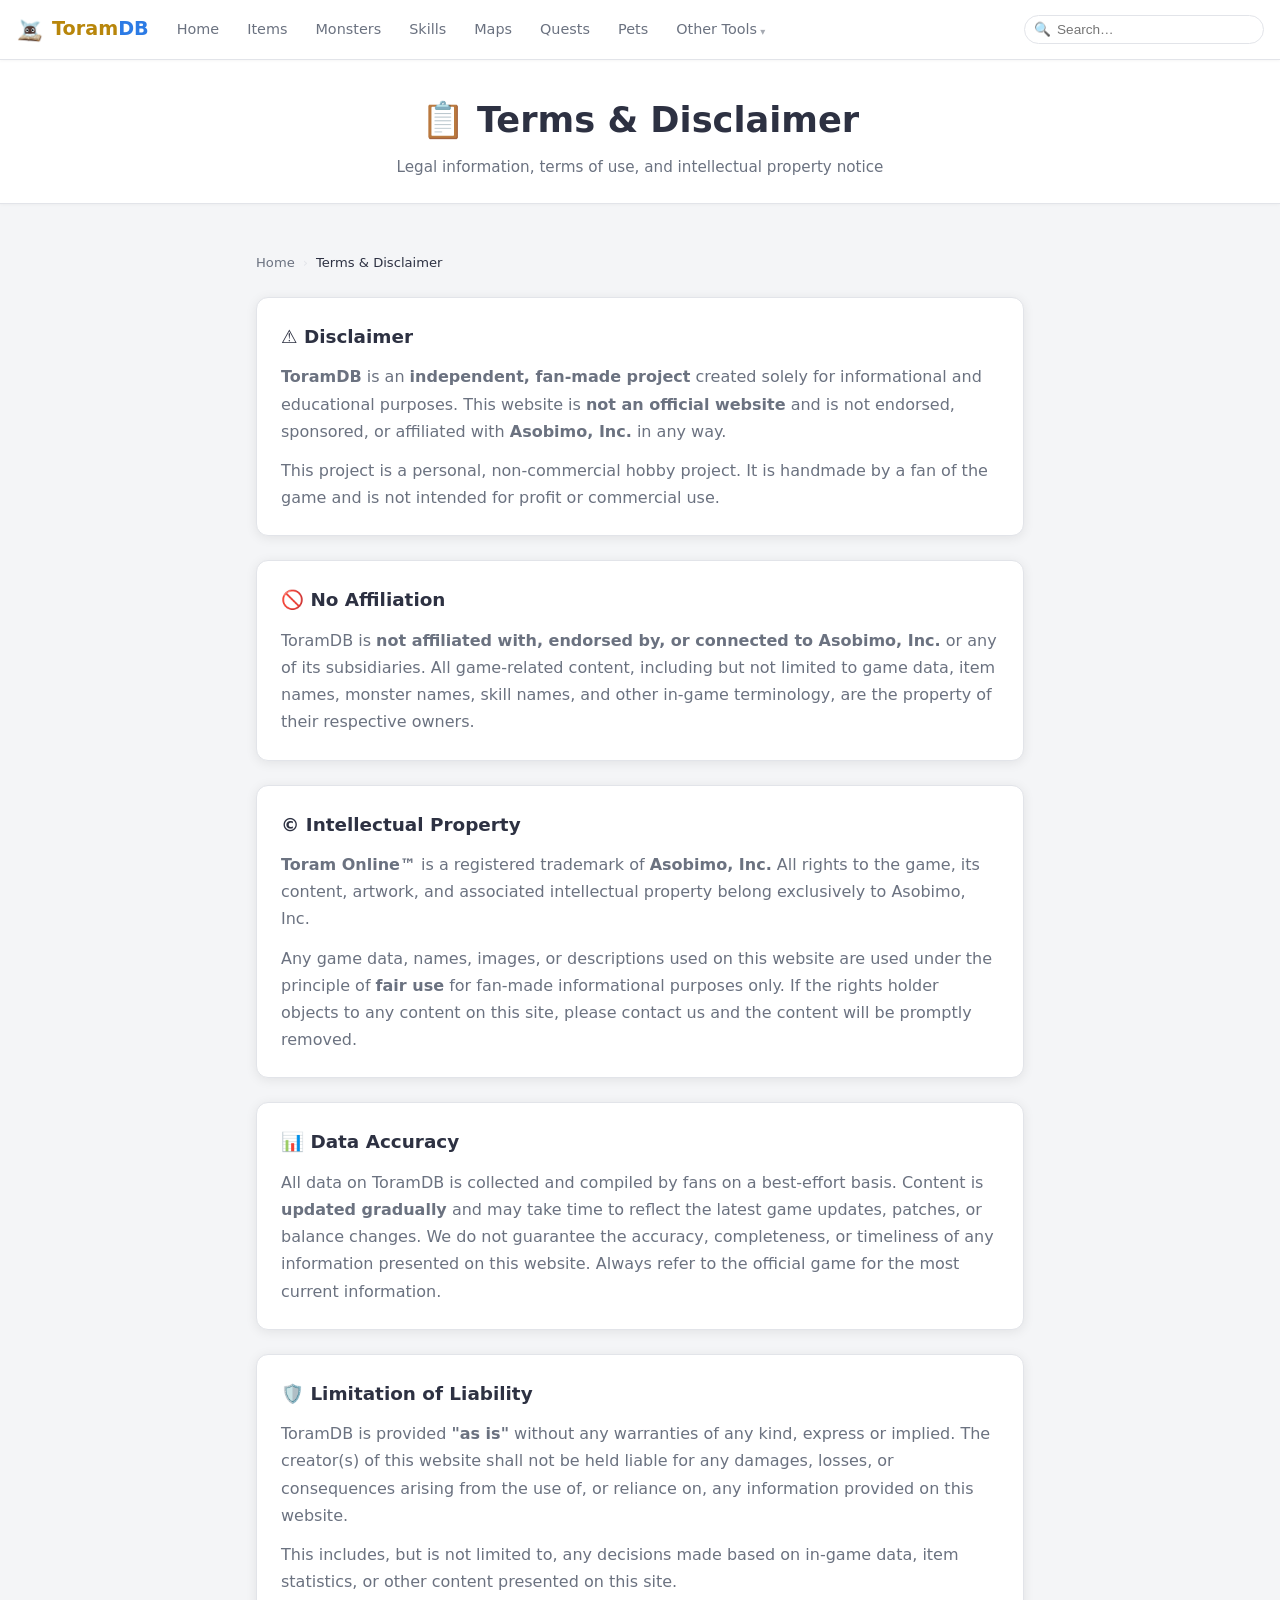
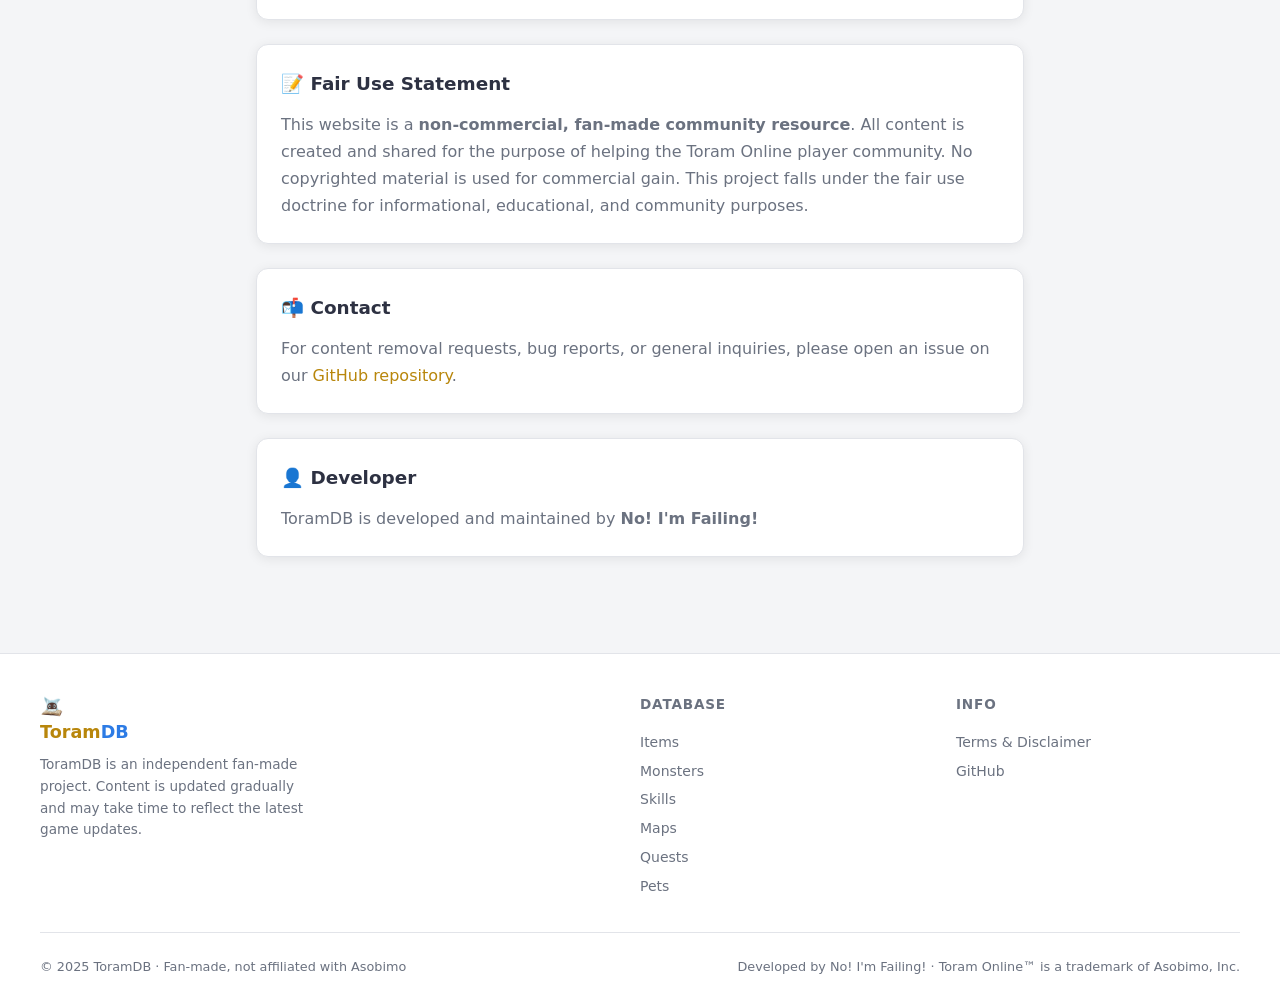
<file: pages/terms.html>
<!DOCTYPE html>
<html lang="en">
<head>
  <meta charset="UTF-8" />
  <meta name="viewport" content="width=device-width, initial-scale=1.0" />
  <meta name="description" content="ToramDB terms of use, disclaimer, and legal information." />
  <title>Terms & Disclaimer — ToramDB</title>
  <link rel="stylesheet" href="../css/style.css" />
  <link rel="icon" type="image/x-icon" href="../img/icons/favicon.ico" />
</head>
<body>

  <nav class="navbar" role="navigation" aria-label="Main navigation">
    <a href="../index.html" class="nav-brand">
      <span class="brand-icon"><img src="../img/icons/brand_ico.png" alt="ToramDB" width="28" height="28"></span><span>Toram<span class="brand-highlight">DB</span></span>
    </a>
    <ul class="nav-links" role="list">
      <li><a href="../index.html">Home</a></li>
      <li><a href="items.html">Items</a></li>
      <li><a href="monsters.html">Monsters</a></li>
      <li><a href="skills.html">Skills</a></li>
      <li><a href="maps.html">Maps</a></li>
      <li><a href="quests.html">Quests</a></li>
      <li><a href="pets.html">Pets</a></li>
      <li class="nav-dropdown">
        <a href="javascript:void(0)">Other Tools</a>
        <div class="nav-dropdown-content">
          <a href="calculator.html">🧮 Exp MQ Calculator</a>
          <a href="skill-simulator.html">⚔️ Skill Simulator</a>
        </div>
      </li>
    </ul>
    <div class="nav-search">
      <span class="search-icon">🔍</span>
      <input type="search" id="navSearchInput" class="search-sync" placeholder="Search…" aria-label="Search" />
    </div>
    <button class="hamburger" id="hamburger" aria-label="Toggle menu" aria-expanded="false" aria-controls="mobileMenu">
      <span></span><span></span><span></span>
    </button>
  </nav>

  <div class="mobile-menu" id="mobileMenu" role="menu">
    <a href="../index.html" role="menuitem"><span class="menu-icon">🏠</span> Home</a>
    <a href="items.html" role="menuitem"><img src="../img/icons/items_ico.png" class="menu-icon" alt=""> Items</a>
    <a href="monsters.html" role="menuitem"><img src="../img/icons/monsters_ico.png" class="menu-icon" alt=""> Monsters</a>
    <a href="skills.html" role="menuitem"><img src="../img/icons/skills_ico.png" class="menu-icon" alt=""> Skills</a>
    <a href="maps.html" role="menuitem"><img src="../img/icons/maps_ico.png" class="menu-icon" alt=""> Maps</a>
    <a href="quests.html" role="menuitem"><img src="../img/icons/quest_ico.png" class="menu-icon" alt=""> Quests</a>
    <a href="pets.html" role="menuitem"><img src="../img/icons/pets_ico.png" class="menu-icon" alt=""> Pets</a>
    <a href="skill-simulator.html" role="menuitem"><span class="menu-icon">⚔️</span> Skill Simulator</a>
    <a href="calculator.html" role="menuitem"><span class="menu-icon">🧮</span> Exp MQ Calculator</a>
  </div>

  <div class="page-hero">
    <h1>📋 Terms & Disclaimer</h1>
    <p>Legal information, terms of use, and intellectual property notice</p>
  </div>

  <main>
    <div class="section" style="max-width:800px">
      <nav class="breadcrumb" aria-label="Breadcrumb">
        <a href="../index.html">Home</a>
        <span class="sep">›</span>
        <span class="current">Terms & Disclaimer</span>
      </nav>

      <!-- Disclaimer -->
      <div class="detail-card" style="background:var(--bg-card);border:1px solid var(--border);border-radius:var(--radius-md);padding:1.5rem;margin-bottom:1.5rem">
        <h2 style="font-size:1.15rem;margin-bottom:.75rem">⚠️ Disclaimer</h2>
        <p style="color:var(--text-secondary);line-height:1.7;margin-bottom:.75rem">
          <strong>ToramDB</strong> is an <strong>independent, fan-made project</strong> created solely for
          informational and educational purposes. This website is <strong>not an official website</strong>
          and is not endorsed, sponsored, or affiliated with <strong>Asobimo, Inc.</strong> in any way.
        </p>
        <p style="color:var(--text-secondary);line-height:1.7">
          This project is a personal, non-commercial hobby project. It is handmade by a fan of
          the game and is not intended for profit or commercial use.
        </p>
      </div>

      <!-- No Affiliation -->
      <div class="detail-card" style="background:var(--bg-card);border:1px solid var(--border);border-radius:var(--radius-md);padding:1.5rem;margin-bottom:1.5rem">
        <h2 style="font-size:1.15rem;margin-bottom:.75rem">🚫 No Affiliation</h2>
        <p style="color:var(--text-secondary);line-height:1.7">
          ToramDB is <strong>not affiliated with, endorsed by, or connected to Asobimo, Inc.</strong>
          or any of its subsidiaries. All game-related content, including but not limited to game
          data, item names, monster names, skill names, and other in-game terminology, are the
          property of their respective owners.
        </p>
      </div>

      <!-- Intellectual Property -->
      <div class="detail-card" style="background:var(--bg-card);border:1px solid var(--border);border-radius:var(--radius-md);padding:1.5rem;margin-bottom:1.5rem">
        <h2 style="font-size:1.15rem;margin-bottom:.75rem">©️ Intellectual Property</h2>
        <p style="color:var(--text-secondary);line-height:1.7;margin-bottom:.75rem">
          <strong>Toram Online™</strong> is a registered trademark of <strong>Asobimo, Inc.</strong>
          All rights to the game, its content, artwork, and associated intellectual property belong
          exclusively to Asobimo, Inc.
        </p>
        <p style="color:var(--text-secondary);line-height:1.7">
          Any game data, names, images, or descriptions used on this website are used under the
          principle of <strong>fair use</strong> for fan-made informational purposes only. If the
          rights holder objects to any content on this site, please contact us and the content will
          be promptly removed.
        </p>
      </div>

      <!-- Accuracy -->
      <div class="detail-card" style="background:var(--bg-card);border:1px solid var(--border);border-radius:var(--radius-md);padding:1.5rem;margin-bottom:1.5rem">
        <h2 style="font-size:1.15rem;margin-bottom:.75rem">📊 Data Accuracy</h2>
        <p style="color:var(--text-secondary);line-height:1.7">
          All data on ToramDB is collected and compiled by fans on a best-effort basis. Content is
          <strong>updated gradually</strong> and may take time to reflect the latest game updates,
          patches, or balance changes. We do not guarantee the accuracy, completeness, or timeliness
          of any information presented on this website. Always refer to the official game for the
          most current information.
        </p>
      </div>

      <!-- No Liability -->
      <div class="detail-card" style="background:var(--bg-card);border:1px solid var(--border);border-radius:var(--radius-md);padding:1.5rem;margin-bottom:1.5rem">
        <h2 style="font-size:1.15rem;margin-bottom:.75rem">🛡️ Limitation of Liability</h2>
        <p style="color:var(--text-secondary);line-height:1.7;margin-bottom:.75rem">
          ToramDB is provided <strong>"as is"</strong> without any warranties of any kind, express
          or implied. The creator(s) of this website shall not be held liable for any damages, losses,
          or consequences arising from the use of, or reliance on, any information provided on this website.
        </p>
        <p style="color:var(--text-secondary);line-height:1.7">
          This includes, but is not limited to, any decisions made based on in-game data, item statistics,
          or other content presented on this site.
        </p>
      </div>

      <!-- Fair Use -->
      <div class="detail-card" style="background:var(--bg-card);border:1px solid var(--border);border-radius:var(--radius-md);padding:1.5rem;margin-bottom:1.5rem">
        <h2 style="font-size:1.15rem;margin-bottom:.75rem">📝 Fair Use Statement</h2>
        <p style="color:var(--text-secondary);line-height:1.7">
          This website is a <strong>non-commercial, fan-made community resource</strong>. All content
          is created and shared for the purpose of helping the Toram Online player community. No
          copyrighted material is used for commercial gain. This project falls under the fair use
          doctrine for informational, educational, and community purposes.
        </p>
      </div>

      <!-- Contact -->
      <div class="detail-card" style="background:var(--bg-card);border:1px solid var(--border);border-radius:var(--radius-md);padding:1.5rem;margin-bottom:1.5rem">
        <h2 style="font-size:1.15rem;margin-bottom:.75rem">📬 Contact</h2>
        <p style="color:var(--text-secondary);line-height:1.7">
          For content removal requests, bug reports, or general inquiries, please open an issue on our
          <a href="https://github.com/ut053082686/toramcodex.github.io/issues" target="_blank" rel="noopener">GitHub repository</a>.
        </p>
      </div>

      <!-- Developer -->
      <div class="detail-card" style="background:var(--bg-card);border:1px solid var(--border);border-radius:var(--radius-md);padding:1.5rem">
        <h2 style="font-size:1.15rem;margin-bottom:.75rem">👤 Developer</h2>
        <p style="color:var(--text-secondary);line-height:1.7">
          ToramDB is developed and maintained by <strong>No! I'm Failing!</strong>
        </p>
      </div>

    </div>
  </main>

  <footer>
    <div class="footer-grid">
      <div>
        <div class="footer-brand"><img src="../img/icons/brand_ico.png" class="menu-icon" alt=""> Toram<span class="brand-highlight">DB</span></div>
        <p class="footer-desc">ToramDB is an independent fan-made project. Content is updated gradually and may take time to reflect the latest game updates.</p>
      </div>
      <div class="footer-col">
        <h4>Database</h4>
        <a href="items.html">Items</a>
        <a href="monsters.html">Monsters</a>
        <a href="skills.html">Skills</a>
        <a href="maps.html">Maps</a>
        <a href="quests.html">Quests</a>
        <a href="pets.html">Pets</a>
      </div>
      <div class="footer-col">
        <h4>Info</h4>
        <a href="terms.html">Terms & Disclaimer</a>
        <a href="https://github.com/ut053082686/toramcodex.github.io" target="_blank" rel="noopener">GitHub</a>
      </div>
    </div>
    <div class="footer-bottom">
      <span>© 2025 ToramDB · Fan-made, not affiliated with Asobimo</span>
      <span>Developed by No! I'm Failing! · Toram Online™ is a trademark of Asobimo, Inc.</span>
    </div>
  </footer>

  <button id="backToTop" aria-label="Back to top" title="Back to top">↑</button>
  <script src="../js/main.js?v=3.18"></script>
</body>
</html>
</file>
<file: css/style.css>
/* ============================================================
   ToramDB — Mobile-first stylesheet
   Theme: Soft Light RPG  |  Palette: Gray · White · Gold
   ============================================================ */

/* ---------- Reset & Custom Properties ---------- */
*, *::before, *::after {
  box-sizing: border-box;
  margin: 0;
  padding: 0;
}

:root {
  /* Base — soft off-whites, never pure #fff */
  --bg-base:       #f4f5f7;
  --bg-card:       #ffffff;
  --bg-card-hover: #fafafa;
  --bg-nav:        #ffffffee;
  --border:        #e2e4e9;
  --border-hover:  #c8cbd3;

  /* Accent — warm muted amber for RPG feel */
  --accent:        #b8860b;
  --accent-hover:  #d49b14;
  --accent-cyan:   #2c7be5;
  --accent-gold:   #b8860b;

  /* Text — dark grays, not pure black */
  --text-primary:  #2d3142;
  --text-secondary:#6b7280;

  /* Status */
  --danger:        #dc3545;
  --success:       #28a745;
  --info:          #2c7be5;
  --warning:       #d49b14;

  /* Toram Element Colors — slightly deeper for light bg contrast */
  --el-fire:       #d94b1a;
  --el-ice:        #1a8fc4;
  --el-wind:       #1ea85a;
  --el-earth:      #a07830;
  --el-dark:       #7c3aed;
  --el-light:      #b8960a;
  --el-water:      #2179b5;
  --el-neutral:    #6b7280;

  /* Item Category Colors */
  --tag-event:     #d47a0a;
  --tag-non-event: #6b7280;

  /* Layout */
  --radius-sm:     6px;
  --radius-md:     12px;
  --radius-lg:     18px;
  --shadow:        0 2px 12px rgba(0,0,0,.08);
  --shadow-glow:   0 4px 16px rgba(184,134,11,.1);
  --transition:    .2s ease;
  --nav-h:         60px;
  --font-main:     'Segoe UI', system-ui, sans-serif;
  --font-mono:     'Courier New', monospace;
}

html { scroll-behavior: smooth; }

body {
  font-family: var(--font-main);
  background: var(--bg-base);
  color: var(--text-primary);
  line-height: 1.6;
  min-height: 100vh;
  overflow-y: scroll;
}

a { color: var(--accent); text-decoration: none; }
a:hover { color: var(--accent-hover); }

img { max-width: 100%; display: block; }

ul { list-style: none; }

/* ---------- Scrollbar ---------- */
::-webkit-scrollbar { width: 6px; }
::-webkit-scrollbar-track { background: var(--bg-base); }
::-webkit-scrollbar-thumb { background: #c8cbd3; border-radius: 3px; }

/* ============================================================
   NAVIGATION
   ============================================================ */
.navbar {
  position: sticky;
  top: 0;
  z-index: 1000;
  height: var(--nav-h);
  background: var(--bg-nav);
  backdrop-filter: blur(12px);
  border-bottom: 1px solid var(--border);
  display: flex;
  align-items: center;
  padding: 0 1rem;
  gap: 1rem;
  box-shadow: 0 1px 3px rgba(0,0,0,.04);
}

.nav-brand {
  display: flex;
  align-items: center;
  gap: .5rem;
  font-size: 1.2rem;
  font-weight: 700;
  color: var(--accent);
  white-space: nowrap;
}

.nav-brand .brand-icon { font-size: 1.4rem; line-height: 1; }
.nav-brand .brand-icon img { width: 28px; height: 28px; object-fit: contain; vertical-align: middle; }
.brand-highlight { color: var(--accent-cyan); }

/* Category card & mobile menu icon images */
.cat-icon img { width: 48px; height: 48px; object-fit: contain; }
.menu-icon { 
  display: flex; 
  align-items: center; 
  justify-content: center;
  width: 24px; 
  height: 24px; 
  flex-shrink: 0;
  object-fit: contain; 
}
.hero-icon { width: 36px; height: 36px; object-fit: contain; vertical-align: middle; margin-right: 6px; }

/* Mobile menu — icon + text on same row */
#mobileMenu a { 
  display: flex; 
  align-items: center; 
  gap: 12px; 
  padding: 12px 1rem;
  border-bottom: 1px solid var(--border);
  font-weight: 500;
  transition: background var(--transition);
}
#mobileMenu a:hover { background: var(--bg-card-hover); }
#mobileMenu a:last-of-type { border-bottom: none; }

/* Monster modal info bar */
.mon-info-bar { display: flex; flex-wrap: wrap; gap: 6px; padding: .5rem 1.25rem; }
/* Enhancement Path (crysta items) */
.enhancement-path {
  display: flex;
  flex-direction: column;
  align-items: center;
  gap: 0;
  padding: 1rem 0;
}
.enhancement-step {
  display: flex;
  flex-direction: column;
  align-items: center;
  gap: .35rem;
  padding: .75rem 1.5rem;
  border-radius: 12px;
  border: 2px solid transparent;
  background: var(--bg-card, #f4f6f8);
  transition: border-color .2s, box-shadow .2s, transform .15s;
  min-width: 120px;
}
.enhancement-step:not(.enhancement-current):hover {
  border-color: var(--accent-cyan, #2c7be5);
  box-shadow: 0 2px 8px rgba(44,123,229,.15);
  transform: translateY(-2px);
}
.enhancement-current {
  border-color: var(--accent-cyan, #2c7be5);
  box-shadow: 0 0 0 3px rgba(44,123,229,.18);
  background: rgba(44,123,229,.06);
}
.enhancement-icon {
  width: 48px; height: 48px;
  display: flex; align-items: center; justify-content: center;
  font-size: 1.8rem;
}
.enhancement-icon img { width: 48px; height: 48px; object-fit: contain; }
.enhancement-name {
  font-weight: 600; font-size: .9rem;
  color: var(--text-primary, #1a1a2e);
  text-align: center;
}
.enhancement-badge {
  font-size: .7rem; font-weight: 700;
  color: var(--accent-cyan, #2c7be5);
  background: rgba(44,123,229,.1);
  padding: 1px 8px; border-radius: 8px;
}
.enhancement-arrow {
  font-size: 1.2rem; color: var(--text-muted, #888);
  padding: .15rem 0; line-height: 1;
}

/* Clickable drop links in Monster Modal */
.drop-link { transition: background .15s, color .15s; }
.drop-link:hover { background: rgba(184,134,11,.06); border-radius: var(--radius-sm); }
.drop-link:hover span:first-of-type { color: var(--accent); text-decoration: underline; }
.drop-arrow { margin-left: auto; color: var(--text-secondary); font-size: .85rem; opacity: .4; transition: opacity .15s; }
.drop-link:hover .drop-arrow { opacity: 1; color: var(--accent); }
.drop-tag-link:hover { background: rgba(184,134,11,.18) !important; color: var(--accent) !important; text-decoration: underline; }
.nav-links {
  display: flex;
  gap: .25rem;
  flex: 1;
}

.nav-links a {
  color: var(--text-secondary);
  padding: .4rem .75rem;
  border-radius: var(--radius-sm);
  font-size: .9rem;
  transition: color var(--transition), background var(--transition);
}

.nav-links img.menu-icon { width: 14px; height: 14px; vertical-align: middle; margin-right: 4px; }
.nav-links a:hover,
.nav-links a.active {
  color: var(--text-primary);
  background: rgba(184,134,11,.08);
  border-bottom: 2px solid var(--accent);
}

/* Dropdown */
.nav-dropdown {
  position: relative;
  display: inline-block;
}

.nav-dropdown-content {
  display: none;
  position: absolute;
  background-color: var(--bg-card);
  min-width: 180px;
  box-shadow: var(--shadow-lg);
  border: 1px solid var(--border);
  border-radius: var(--radius-md);
  z-index: 100;
  top: 100%;
  left: 0;
  margin-top: 5px;
  overflow: hidden;
}

.nav-dropdown-content a {
  color: var(--text-secondary);
  padding: .75rem 1rem;
  text-decoration: none;
  display: flex;
  align-items: center;
  gap: 8px;
  font-size: .85rem;
  border-bottom: none !important;
  border-radius: 0;
}

.nav-dropdown-content a:hover {
  background-color: rgba(184,134,11,.08);
  color: var(--text-primary);
}

.nav-dropdown:hover .nav-dropdown-content {
  display: block;
}

.nav-dropdown > a::after {
  content: ' ▾';
  font-size: .7em;
  opacity: .6;
}

.nav-search {
  position: relative;
  max-width: 240px;
  flex: 1;
}

.nav-search input {
  width: 100%;
  padding: .4rem .75rem .4rem 2rem;
  background: var(--bg-card);
  border: 1px solid var(--border);
  border-radius: 20px;
  color: var(--text-primary);
  font-size: .85rem;
  transition: border-color var(--transition);
}

.nav-search input:focus {
  outline: none;
  border-color: var(--accent);
  box-shadow: 0 0 0 2px rgba(184,134,11,.1);
}

.nav-search .search-icon {
  position: absolute;
  left: .6rem;
  top: 50%;
  transform: translateY(-50%);
  color: var(--text-secondary);
  font-size: .85rem;
  pointer-events: none;
}

/* Hamburger */
.hamburger {
  display: none;
  flex-direction: column;
  gap: 5px;
  background: none;
  border: none;
  cursor: pointer;
  padding: .3rem;
  margin-left: auto;
}

.hamburger span {
  display: block;
  width: 22px;
  height: 2px;
  background: var(--text-secondary);
  border-radius: 2px;
  transition: transform var(--transition), opacity var(--transition);
}

.hamburger.open span:nth-child(1) { transform: translateY(7px) rotate(45deg); }
.hamburger.open span:nth-child(2) { opacity: 0; }
.hamburger.open span:nth-child(3) { transform: translateY(-7px) rotate(-45deg); }

/* Mobile nav drawer */
.mobile-menu {
  display: none;
  position: fixed;
  top: var(--nav-h);
  left: 0;
  right: 0;
  background: var(--bg-card);
  border-bottom: 1px solid var(--border);
  padding: 1rem;
  z-index: 999;
  flex-direction: column;
  gap: .5rem;
}

.mobile-menu.open { display: flex; }

.mobile-menu a {
  color: var(--text-secondary);
  padding: .6rem 1rem;
  border-radius: var(--radius-sm);
  font-size: 1rem;
  transition: color var(--transition), background var(--transition);
}

.mobile-menu a:hover { color: var(--text-primary); background: var(--border); }

.mobile-search {
  position: relative;
  margin-top: .5rem;
}

.mobile-search input {
  width: 100%;
  padding: .6rem .75rem .6rem 2.2rem;
  background: var(--bg-base);
  border: 1px solid var(--border);
  border-radius: 20px;
  color: var(--text-primary);
  font-size: .9rem;
}

.mobile-search input:focus { outline: none; border-color: var(--accent); }

.mobile-search .search-icon {
  position: absolute;
  left: .75rem;
  top: 50%;
  transform: translateY(-50%);
  color: var(--text-secondary);
}

/* ============================================================
   HERO SECTION
   ============================================================ */
.hero {
  position: relative;
  overflow: hidden;
  padding: 4rem 1rem 3rem;
  text-align: center;
  background: var(--bg-card);
  border-bottom: 1px solid var(--border);
}

.hero::before {
  content: '';
  position: absolute;
  inset: 0;
  background:
    radial-gradient(ellipse at 50% 0%, rgba(184,134,11,.04) 0%, transparent 60%),
    url("data:image/svg+xml,%3Csvg width='60' height='60' viewBox='0 0 60 60' xmlns='http://www.w3.org/2000/svg'%3E%3Cg fill='none' fill-rule='evenodd'%3E%3Cg fill='%23b8860b' fill-opacity='0.03'%3E%3Cpath d='M36 34v-4h-2v4h-4v2h4v4h2v-4h4v-2h-4zm0-30V0h-2v4h-4v2h4v4h2V6h4V4h-4zM6 34v-4H4v4H0v2h4v4h2v-4h4v-2H6zM6 4V0H4v4H0v2h4v4h2V6h4V4H6z'/%3E%3C/g%3E%3C/g%3E%3C/svg%3E");
  pointer-events: none;
}

.hero-badge {
  display: inline-block;
  padding: .25rem .75rem;
  background: rgba(184,134,11,.08);
  border: 1px solid rgba(184,134,11,.2);
  border-radius: 20px;
  font-size: .8rem;
  color: var(--accent);
  margin-bottom: 1rem;
  letter-spacing: .05em;
  text-transform: uppercase;
}

.hero h1 {
  font-size: clamp(2rem, 6vw, 3.5rem);
  font-weight: 800;
  line-height: 1.1;
  margin-bottom: .75rem;
}

.hero h1 span {
  color: var(--accent);
}

.hero p {
  font-size: clamp(.95rem, 2.5vw, 1.15rem);
  color: var(--text-secondary);
  max-width: 560px;
  margin: 0 auto 2rem;
}

.hero-search {
  display: flex;
  max-width: 580px;
  margin: 0 auto 2rem;
  gap: .5rem;
}

.hero-search select {
  padding: .75rem .75rem;
  background: var(--bg-card);
  border: 1px solid var(--border);
  border-radius: var(--radius-lg);
  color: var(--text-primary);
  font-size: .9rem;
  cursor: pointer;
  transition: border-color var(--transition);
}

.hero-search select:focus { outline: none; border-color: var(--accent); }

.hero-search input {
  flex: 1;
  padding: .75rem 1rem;
  background: var(--bg-card);
  border: 1px solid var(--border);
  border-radius: var(--radius-lg);
  color: var(--text-primary);
  font-size: 1rem;
  transition: border-color var(--transition);
}

.hero-search input:focus { outline: none; border-color: var(--accent); box-shadow: 0 0 0 3px rgba(184,134,11,.08); }

.btn {
  padding: .75rem 1.5rem;
  border: none;
  border-radius: var(--radius-lg);
  font-size: .95rem;
  font-weight: 600;
  cursor: pointer;
  transition: filter var(--transition), transform var(--transition);
  white-space: nowrap;
}

.btn:hover { filter: brightness(1.15); transform: translateY(-1px); }
.btn:active { transform: translateY(0); }

.btn-primary { background: var(--accent); color: #fff; font-weight: 700; }
.btn-outline {
  background: transparent;
  border: 1px solid var(--border);
  color: var(--text-primary);
}
.btn-outline:hover { border-color: var(--accent); color: var(--accent); }

.hero-stats {
  display: flex;
  justify-content: center;
  gap: 2.5rem;
  flex-wrap: wrap;
}

.hero-stats .stat { text-align: center; }
.hero-stats .stat-num {
  display: block;
  font-size: 1.5rem;
  font-weight: 700;
  color: var(--accent);
}
.hero-stats .stat-label {
  font-size: .8rem;
  color: var(--text-secondary);
  text-transform: uppercase;
  letter-spacing: .05em;
}

/* ============================================================
   SECTION COMMON
   ============================================================ */
.section {
  padding: 3rem 1rem;
  max-width: 1200px;
  margin: 0 auto;
}

.section-header {
  display: flex;
  align-items: baseline;
  gap: 1rem;
  margin-bottom: 1.5rem;
}

.section-title {
  font-size: 1.4rem;
  font-weight: 700;
}

.section-title .icon { margin-right: .4rem; }

.section-link {
  margin-left: auto;
  font-size: .85rem;
  color: var(--accent);
}
.section-link:hover { color: var(--accent-hover); }

/* ============================================================
   CATEGORY CARDS GRID
   ============================================================ */
.categories-grid {
  display: grid;
  grid-template-columns: repeat(auto-fill, minmax(150px, 1fr));
  gap: 1rem;
}

.cat-card {
  display: flex;
  flex-direction: column;
  align-items: center;
  gap: .6rem;
  padding: 1.5rem 1rem;
  background: var(--bg-card);
  border: 1px solid var(--border);
  border-radius: var(--radius-md);
  text-align: center;
  transition: border-color var(--transition), transform var(--transition), box-shadow var(--transition);
  cursor: pointer;
  color: var(--text-primary);
}

.cat-card:hover {
  border-color: var(--accent);
  transform: translateY(-3px);
  box-shadow: var(--shadow-glow);
  color: var(--text-primary);
}

/* Individual category card accent on hover */
.cat-card[aria-label*="Items"]:hover       { border-color: var(--el-fire);  box-shadow: 0 4px 16px rgba(217,75,26,.1); }
.cat-card[aria-label*="Monsters"]:hover    { border-color: var(--rarity-epic); box-shadow: 0 4px 16px rgba(124,58,237,.1); }
.cat-card[aria-label*="Skills"]:hover      { border-color: var(--el-ice);  box-shadow: 0 4px 16px rgba(26,143,196,.1); }
.cat-card[aria-label*="Maps"]:hover        { border-color: var(--el-wind); box-shadow: 0 4px 16px rgba(30,168,90,.1); }
.cat-card[aria-label*="Quests"]:hover      { border-color: var(--el-light); box-shadow: 0 4px 16px rgba(184,150,10,.1); }
.cat-card[aria-label*="Equipment"]:hover   { border-color: var(--rarity-legendary); box-shadow: 0 4px 16px rgba(212,122,10,.1); }

.cat-card .cat-icon {
  font-size: 2rem;
  line-height: 1;
  width: 48px;
  height: 48px;
  display: flex;
  align-items: center;
  justify-content: center;
  margin: 0 auto .25rem;
  overflow: hidden;
}
.cat-card .cat-icon img {
  width: 100%;
  height: 100%;
  object-fit: contain;
}

.cat-card .cat-name {
  font-size: .9rem;
  font-weight: 600;
}

.cat-card .cat-count {
  font-size: .75rem;
  color: var(--text-secondary);
}

/* ============================================================
   DATA TABLE / CARD GRID
   ============================================================ */
.data-grid {
  display: grid;
  grid-template-columns: repeat(auto-fill, minmax(280px, 1fr));
  gap: 1rem;
}

.data-card {
  background: var(--bg-card);
  border: 1px solid var(--border);
  border-radius: var(--radius-md);
  padding: 1.25rem;
  transition: border-color var(--transition), box-shadow var(--transition);
  display: flex;
  flex-direction: column;
  height: 100%;
  position: relative;
  overflow: hidden;
}

.data-card { cursor: pointer; }

.data-card:hover {
  border-color: var(--border-hover);
  background: var(--bg-card-hover);
  box-shadow: var(--shadow);
}

.data-card-header {
  display: flex;
  align-items: center;
  gap: .75rem;
  margin-bottom: .75rem;
}

.data-card-icon {
  width: 44px;
  height: 44px;
  border-radius: var(--radius-sm);
  background: rgba(184,134,11,.07);
  display: flex;
  align-items: center;
  justify-content: center;
  font-size: 1.4rem;
  flex-shrink: 0;
  overflow: hidden;
}
.data-card-icon img {
  width: 100%;
  height: 100%;
  object-fit: cover;
  border-radius: inherit;
}

.data-card-title { font-weight: 600; font-size: .95rem; }
.data-card-subtitle { font-size: .78rem; color: var(--text-secondary); }

.data-card-body { 
  font-size: .85rem; 
  color: var(--text-secondary);
  flex: 1;
  display: flex;
  flex-direction: column;
}

.tag {
  display: inline-block;
  font-size: .72rem;
  font-weight: 700;
  padding: .25rem .6rem;
  border-radius: 6px;
  background: var(--bg-base);
  color: var(--text-secondary);
  border: 1px solid var(--border);
  vertical-align: middle;
  line-height: 1;
}

.tag-row {
  display: flex;
  flex-direction: row;
  flex-wrap: wrap;
  gap: 0.4rem;
  align-items: center;
  margin-bottom: 0.25rem;
}

.tag.legendary { background: rgba(184,134,11,.1); color: var(--rarity-legendary); border-color: rgba(184,134,11,.2); }
.tag.epic { background: rgba(124,58,237,.1); color: var(--rarity-epic); border-color: rgba(124,58,237,.2); }

/* Quest Specific Enhancements */
.tag-ch, .tag-type {
  display: inline-flex;
  align-items: center;
  padding: .25rem .6rem;
  font-size: .75rem;
  font-weight: 700;
  border-radius: 4px;
  line-height: 1;
}

.tag-ch {
  background: rgba(0, 123, 255, 0.1);
  color: #007bff;
  border: 1px solid rgba(0, 123, 255, 0.2);
}

.tag-type {
  background: var(--bg-card-hover);
  color: var(--text-muted);
  border: 1px solid var(--border);
  text-transform: uppercase;
  letter-spacing: 0.5px;
}

.boss-link {
  color: var(--accent);
  font-weight: 700;
  text-decoration: none;
  border-bottom: 2px solid transparent;
  transition: all 0.2s ease;
}

.boss-link:hover {
  border-bottom-color: var(--accent);
  filter: brightness(1.1);
}

.reward-box {
  margin-top: auto;
  padding: 0.75rem;
  background: #fffbef;
  border-radius: 8px;
  border: 1px dashed rgba(184, 134, 11, 0.3);
  font-size: 0.82rem;
  position: relative;
  margin-bottom: 0.75rem;
}

.reward-box strong { color: #92400e; display: block; margin-bottom: 2px; font-size: 0.75rem; text-transform: uppercase; letter-spacing: 0.02em; }
.reward-value { color: #b45309; font-weight: 700; font-size: 0.88rem; }

.quest-desc {
  font-size: 0.78rem;
  color: var(--text-secondary);
  line-height: 1.4;
  margin-bottom: 0.75rem;
  padding: 0.4rem 0.6rem;
  background: var(--bg-base);
  border-radius: 6px;
  border-left: 3px solid var(--border);
}

.btn-tiny {
  display: inline-block;
  padding: 0.2rem 0.5rem;
  background: var(--bg-card-hover);
  border: 1px solid var(--border);
  border-radius: 4px;
  font-size: 0.72rem;
  font-weight: 600;
  color: var(--text-secondary);
  text-decoration: none;
  transition: all var(--transition);
  margin-top: 0.5rem;
}

.btn-tiny:hover {
  background: var(--accent);
  color: #fff;
  border-color: var(--accent);
}

/* High-level monster gold badge (Lv ≥240) */
.tag.gold       { background: rgba(184,134,11,.12); color: var(--accent-gold); font-weight: 600; }

/* Monster type tags */
.tag.mini-boss  { background: rgba(212,122,10,.12); color: #b45309; white-space: nowrap; }

/* Monster difficulty tags */
.tag.diff-easy      { background: rgba(34,197,94,.12);  color: #16a34a; }
.tag.diff-normal    { background: rgba(59,130,246,.12); color: #2563eb; }
.tag.diff-hard      { background: rgba(245,158,11,.12); color: #d97706; }
.tag.diff-nightmare { background: rgba(239,68,68,.12);  color: #dc2626; white-space: nowrap; }
.tag.diff-ultimate  { background: rgba(168,85,247,.12); color: #9333ea; }

/* Monster group toggle */
.tag.mon-group-toggle { background: rgba(99,102,241,.10); color: #6366f1; }

.tag.green         { background: rgba(34,197,94,.1); color: #16a34a; border-color: rgba(34,197,94,.2); }
.tag.tag-event     { background: rgba(184,134,11,.1); color: var(--tag-event); border-color: rgba(184,134,11,.2); }
.tag.tag-non-event { background: rgba(107,114,128,.1); color: var(--tag-non-event); border-color: rgba(107,114,128,.2); }
.tag.conditional   { border-style: dashed; }
.tag.red           { background: rgba(239,68,68,.1); color: #dc2626; border-color: rgba(239,68,68,.2); }

.stats-more {
  font-size: 0.7rem;
  color: var(--text-secondary);
  font-weight: 600;
  margin-left: 0.4rem;
  background: var(--bg-base);
  padding: 0.2rem 0.4rem;
  border-radius: 4px;
  border: 1px dashed var(--border);
}

.conditional-section {
  margin-top: 0.6rem;
  padding-top: 0.6rem;
  border-top: 1px solid var(--border);
}

.conditional-label {
  font-size: 0.7rem;
  font-weight: 700;
  color: var(--text-muted);
  text-transform: uppercase;
  letter-spacing: 0.03em;
  margin-bottom: 0.3rem;
}

/* Homepage specific tag refinement */
.spotlight-grid-card .tag {
  font-size: 0.68rem;
  padding: 0.2rem 0.5rem;
}

.f-cond-group {
  margin-bottom: 0.6rem;
}

.f-cond-label {
  font-size: 0.72rem;
  font-weight: 700;
  color: #b8860b; 
  margin-bottom: 0.2rem;
  letter-spacing: 0.02em;
}

.f-cond-row {
  display: flex;
  justify-content: space-between;
  font-size: 0.8rem;
  color: var(--text-main);
  padding: 0.15rem 0;
  border-bottom: 1px solid rgba(0,0,0,0.05);
}

.f-cond-value.positive { color: #16a34a; font-weight: 600; }
.f-cond-value.negative { color: #dc2626; font-weight: 600; }

/* Featured Stats List (New) */
.f-stats-list {
  margin-bottom: 1.25rem;
  border-top: 1px solid var(--border);
  padding-top: 0.5rem;
}
.f-stat-row {
  display: flex;
  justify-content: space-between;
  align-items: center;
  padding: 0.2rem 0;
  border-bottom: 1px solid rgba(0,0,0,0.03);
  font-size: 0.85rem;
}
.f-stat-row:last-child {
  border-bottom: none;
}
.f-stat-label {
  color: var(--text-secondary);
  font-weight: 400;
}
.f-stat-value {
  font-weight: 600;
  font-size: 0.9rem;
}
.f-stat-value.positive { color: var(--success); }
.f-stat-value.negative { color: var(--danger); }

/* Featured Smart Description: Map Info */
.f-map-info {
  display: flex;
  align-items: center;
  gap: 8px;
  font-size: 0.82rem;
  color: #c29112; 
  background: rgba(184,134,11,0.05);
  padding: 8px 10px;
  border-radius: 8px;
  margin-bottom: 1rem;
  font-weight: 600;
  border: 1px solid rgba(184,134,11,0.1);
}
.f-map-info .icon {
  font-size: 1rem;
}

/* Element tags */
.tag.red,
.tag.fire       { background: rgba(217,75,26,.1);  color: var(--el-fire); }
.tag.ice        { background: rgba(26,143,196,.08);   color: var(--el-ice); }
.tag.green,
.tag.wind       { background: rgba(30,168,90,.08);  color: var(--el-wind); }
.tag.earth      { background: rgba(160,120,48,.1);  color: var(--el-earth); }
.tag.dark       { background: rgba(124,58,237,.08); color: var(--el-dark); }
.tag.light      { background: rgba(184,150,10,.08); color: var(--el-light); }
.tag.water      { background: rgba(33,121,181,.08);  color: var(--el-water); }

/* Status tags */
.tag.info       { background: rgba(44,123,229,.08);  color: var(--info); }
.tag.atk        { background: rgba(217,75,26,.08);   color: var(--el-fire); }
.tag.def        { background: rgba(26,143,196,.08);   color: var(--el-ice); }

/* ============================================================
   FEATURED / SPOTLIGHT
   ============================================================ */
.spotlight-card {
  background: var(--bg-card);
  border: 1px solid var(--border);
  border-left: 3px solid var(--rarity-legendary);
  border-radius: var(--radius-lg);
  padding: 1.5rem;
  display: flex;
  gap: 1.5rem;
  align-items: center;
  margin-bottom: 1rem;
  position: relative;
  overflow: hidden;
}

.spotlight-card::after {
  content: '';
  position: absolute;
  top: 0; right: 0;
  width: 120px; height: 120px;
  background: radial-gradient(circle, rgba(184,134,11,.04) 0%, transparent 70%);
  pointer-events: none;
}

.spotlight-icon {
  font-size: 3rem;
  flex-shrink: 0;
  width: 64px;
  height: 64px;
  display: flex;
  align-items: center;
  justify-content: center;
  overflow: hidden;
}
.spotlight-icon img {
  width: 100%;
  height: 100%;
  object-fit: contain;
  border-radius: var(--radius-sm);
}

.spotlight-info .title {
  font-size: 1.1rem;
  font-weight: 700;
  margin-bottom: .25rem;
}

.spotlight-info .meta {
  font-size: .85rem;
  color: var(--text-secondary);
  margin-bottom: .5rem;
}

/* ============================================================
   TABLE  (for detail pages)
   ============================================================ */
.table-wrap { overflow-x: auto; -webkit-overflow-scrolling: touch; }

table {
  width: 100%;
  border-collapse: collapse;
  font-size: .875rem;
}

thead tr {
  background: var(--bg-card);
  border-bottom: 2px solid var(--border);
}

thead th {
  padding: .75rem 1rem;
  text-align: left;
  font-weight: 600;
  color: var(--text-secondary);
  white-space: nowrap;
}

tbody tr { border-bottom: 1px solid var(--border); }
tbody tr:hover { background: rgba(184,134,11,.03); }
tbody td { padding: .65rem 1rem; }
tbody td:first-child { white-space: nowrap; }

.mon-name {
  display: inline-flex;
  align-items: center;
  gap: 4px;
}

.pet-name {
  display: inline-flex;
  align-items: center;
  gap: 6px;
}

#petsTable tr:hover {
  background: var(--bg-base);
}

/* ============================================================
   FILTER BAR
   ============================================================ */
.filter-bar {
  display: flex;
  flex-wrap: wrap;
  gap: .5rem;
  margin-bottom: 1.25rem;
  align-items: center;
}

.filter-bar input[type="search"],
.filter-bar select {
  padding: .45rem .75rem;
  background: var(--bg-card);
  border: 1px solid var(--border);
  border-radius: var(--radius-sm);
  color: var(--text-primary);
  font-size: .85rem;
  transition: border-color var(--transition);
}

.filter-bar input[type="search"] { flex: 1; min-width: 160px; }

.filter-bar input:focus,
.filter-bar select:focus { outline: none; border-color: var(--accent); box-shadow: 0 0 0 2px rgba(184,134,11,.08); }

.filter-bar select { cursor: pointer; }
.filter-bar select option { background: var(--bg-card); }

/* ============================================================
   BREADCRUMB
   ============================================================ */
.breadcrumb {
  display: flex;
  align-items: center;
  gap: .5rem;
  font-size: .82rem;
  color: var(--text-secondary);
  margin-bottom: 1.5rem;
  flex-wrap: wrap;
}

.breadcrumb a { color: var(--text-secondary); }
.breadcrumb a:hover { color: var(--accent); }
.breadcrumb .sep { color: var(--border); }
.breadcrumb .current { color: var(--text-primary); }

/* ============================================================
   PAGINATION
   ============================================================ */
.pagination {
  display: flex;
  justify-content: center;
  gap: .4rem;
  flex-wrap: wrap;
  margin-top: 2rem;
}

.page-btn {
  padding: .4rem .75rem;
  background: var(--bg-card);
  border: 1px solid var(--border);
  border-radius: var(--radius-sm);
  color: var(--text-secondary);
  font-size: .85rem;
  cursor: pointer;
  transition: all var(--transition);
}

.page-btn:hover { border-color: var(--accent); color: var(--text-primary); }
.page-btn:disabled { opacity: .4; cursor: default; }
.page-btn:disabled:hover { border-color: var(--border); color: var(--text-secondary); }
.page-btn.active { background: var(--accent); border-color: var(--accent); color: #fff; font-weight: 600; }

/* Hide items outside current page */
.paginated-hide { display: none !important; }

/* Empty state when filter returns no results */
.empty-state {
  grid-column: 1 / -1;
  padding: 3rem 1rem;
  text-align: center;
  color: var(--text-secondary);
  font-size: .95rem;
}
.empty-state span {
  display: block;
  font-size: 2.5rem;
  margin-bottom: .75rem;
}

/* ============================================================
   FOOTER
   ============================================================ */
footer {
  background: var(--bg-card);
  border-top: 1px solid var(--border);
  padding: 2.5rem 1rem 1.5rem;
  margin-top: 3rem;
}

.footer-grid {
  display: grid;
  grid-template-columns: 2fr 1fr 1fr;
  gap: 2rem;
  max-width: 1200px;
  margin: 0 auto 2rem;
}

.footer-brand { font-size: 1.1rem; font-weight: 700; color: var(--accent); margin-bottom: .5rem; }
.footer-desc  { font-size: .85rem; color: var(--text-secondary); max-width: 280px; }

.footer-col h4 {
  font-size: .85rem;
  font-weight: 600;
  text-transform: uppercase;
  letter-spacing: .06em;
  color: var(--text-secondary);
  margin-bottom: .75rem;
}

.footer-col a {
  display: block;
  font-size: .875rem;
  color: var(--text-secondary);
  padding: .2rem 0;
  transition: color var(--transition);
}

.footer-col a:hover { color: var(--text-primary); }

.footer-bottom {
  max-width: 1200px;
  margin: 0 auto;
  padding-top: 1.5rem;
  border-top: 1px solid var(--border);
  display: flex;
  justify-content: space-between;
  align-items: center;
  flex-wrap: wrap;
  gap: .5rem;
  font-size: .8rem;
  color: var(--text-secondary);
}

/* ============================================================
   UTILITIES
   ============================================================ */
.text-cyan   { color: var(--accent-cyan); }
.text-accent { color: var(--accent); }
.text-gold   { color: var(--accent-gold); }
.text-muted  { color: var(--text-secondary); }
.text-center { text-align: center; }
.mt-1 { margin-top: .5rem; }
.mt-2 { margin-top: 1rem; }
.mt-3 { margin-top: 1.5rem; }
.mb-1 { margin-bottom: .5rem; }
.mb-2 { margin-bottom: 1rem; }
.divider { border: none; border-top: 1px solid var(--border); margin: 2rem 0; }

/* ============================================================
   RESPONSIVE — TABLET  (max 768px)
   ============================================================ */
@media (max-width: 768px) {
  .nav-links,
  .nav-search { display: none; }

  .hamburger { display: flex; }

  .hero { padding: 3rem 1rem 2rem; }

  .hero-search {
    flex-direction: column;
  }

  .hero-stats { gap: 1.5rem; }

  .categories-grid {
    grid-template-columns: repeat(3, 1fr);
  }

  .data-grid {
    grid-template-columns: 1fr;
  }

  .spotlight-card {
    flex-direction: column;
    text-align: center;
  }

  .footer-grid {
    grid-template-columns: 1fr;
    gap: 1.5rem;
  }

  .footer-bottom { justify-content: center; text-align: center; }
}

/* ============================================================
   RESPONSIVE — MOBILE  (max 480px)
   ============================================================ */
@media (max-width: 480px) {
  .categories-grid {
    grid-template-columns: repeat(2, 1fr);
  }

  .section { padding: 2rem .75rem; }

  .hero h1 { font-size: 1.8rem; }

  /* ---- Monster table → card layout on mobile ---- */
  #monstersTable tr { white-space: normal !important; }
  #monstersTable tr td:first-child { white-space: normal; }

  .table-wrap table thead { display: none; }

  .table-wrap table tbody tr {
    display: grid;
    grid-template-columns: 1fr 1fr;
    background: var(--bg-card);
    border: 1px solid var(--border);
    border-radius: var(--radius-lg);
    padding: .75rem;
    margin-bottom: .5rem;
  }

  .table-wrap table tbody tr[data-mon-group] {
    margin-left: 1rem;
    border-left: 3px solid var(--accent);
  }

  .table-wrap table tbody td {
    display: flex;
    flex-direction: column;
    padding: .25rem 0;
    border: none;
    font-size: .82rem;
  }

  .table-wrap table tbody td::before {
    content: attr(data-label);
    font-weight: 600;
    color: var(--text-secondary);
    font-size: .7rem;
    margin-bottom: 1px;
  }

  /* Name: full width row */
  .table-wrap table tbody td:first-child {
    grid-column: 1 / -1;
    font-weight: 600;
    font-size: .95rem;
    padding-bottom: .4rem;
    border-bottom: 1px solid var(--border);
    margin-bottom: .2rem;
  }
  .table-wrap table tbody td:first-child::before { display: none; }

  /* ---- Monsters card grid ---- */
  /* Level: full width */
  #monstersTable td:nth-child(2) { grid-column: 1 / -1; }
  /* Diff & Type: side by side (auto 1fr 1fr) */
  /* Element & HP: side by side (auto 1fr 1fr) */
  /* Location: full width */
  #monstersTable td:nth-child(7) { grid-column: 1 / -1; }
  /* Drop: full width */
  #monstersTable td:last-child {
    grid-column: 1 / -1;
    border-top: 1px solid var(--border);
    padding-top: .4rem;
    margin-top: .2rem;
  }
  #monstersTable td:last-child .tag { font-size: .75rem; }

  /* ---- Pets card grid ---- */
  /* Pet (img+name): full width (from td:first-child rule) */
  /* Level & Spawn At: side by side (auto 1fr 1fr) */

  /* Other tables: keep simple */
  table:not(.table-wrap table) { font-size: .8rem; }
  table:not(.table-wrap table) thead th,
  table:not(.table-wrap table) tbody td { padding: .5rem .75rem; }
}

/* ============================================================
   PAGE-SPECIFIC: inner page hero
   ============================================================ */
.page-hero {
  padding: 2rem 1rem 1.5rem;
  background: var(--bg-card);
  text-align: center;
  border-bottom: 1px solid var(--border);
  box-shadow: 0 1px 3px rgba(0,0,0,.03);
}

.page-hero h1 { display: inline-flex; align-items: center; gap: 8px; font-size: clamp(1.5rem, 4vw, 2.2rem); font-weight: 800; margin-bottom: .4rem; }
.page-hero p  { color: var(--text-secondary); font-size: .95rem; }

/* ============================================================
   DETAIL CARD (Coryn Club-style item/equip detail)
   ============================================================ */
.detail-wrapper {
  max-width: 480px;
  margin: 0 auto;
}

.detail-card {
  background: var(--bg-card);
  border: 1px solid var(--border);
  border-radius: var(--radius-md);
  overflow: hidden;
  box-shadow: var(--shadow);
}

.detail-header {
  display: flex;
  justify-content: space-between;
  align-items: flex-start;
  padding: 1.25rem 1.25rem .5rem;
}

.detail-header h1 {
  font-size: 1.3rem;
  font-weight: 700;
  line-height: 1.3;
  margin: 0;
}

.detail-type {
  display: inline-block;
  font-size: .82rem;
  font-weight: 600;
  color: var(--accent);
  margin-top: .15rem;
}

.detail-fav {
  background: none;
  border: none;
  font-size: 1.4rem;
  cursor: pointer;
  color: var(--border-hover);
  transition: color var(--transition);
  padding: 0;
}
.detail-fav:hover,
.detail-fav.active { color: var(--accent); }

.detail-image {
  margin: .75rem 1.25rem;
  background: var(--bg-base);
  border-radius: var(--radius-sm);
  display: flex;
  align-items: center;
  justify-content: center;
  min-height: 160px;
  overflow: hidden;
}

.detail-image img {
  max-width: 100%;
  max-height: 200px;
  object-fit: contain;
}

.detail-image .placeholder-icon {
  font-size: 4rem;
  opacity: .4;
}

.detail-prices {
  display: flex;
  gap: .5rem;
  padding: 0 1.25rem .75rem;
  flex-wrap: wrap;
}

.price-tag {
  display: inline-flex;
  align-items: center;
  gap: .3rem;
  padding: .3rem .65rem;
  border-radius: 20px;
  font-size: .78rem;
  font-weight: 600;
  border: 1px solid var(--border);
  background: var(--bg-base);
  color: var(--text-secondary);
}

.price-tag.spina { border-color: var(--accent); color: var(--accent); }
.price-tag.material { border-color: var(--el-wind); color: var(--el-wind); }

/* Detail Tabs */
.detail-tabs {
  display: flex;
  border-top: 1px solid var(--border);
  border-bottom: 1px solid var(--border);
}

.detail-tab {
  flex: 1;
  padding: .6rem .5rem;
  text-align: center;
  font-size: .82rem;
  font-weight: 600;
  background: var(--bg-base);
  border: none;
  color: var(--text-secondary);
  cursor: pointer;
  transition: all var(--transition);
  border-bottom: 2px solid transparent;
}

.detail-tab:hover { color: var(--text-primary); }
.detail-tab.active {
  background: var(--bg-card);
  color: var(--accent);
  border-bottom-color: var(--accent);
}

/* Detail Tab Panels */
.detail-panel {
  display: none;
  padding: 1rem 1.25rem 1.5rem;
}
.detail-panel.active { display: block; }

/* Stat rows */
.stat-row {
  display: flex;
  justify-content: space-between;
  align-items: center;
  padding: .5rem 0;
  border-bottom: 1px solid var(--border);
  font-size: .88rem;
}

.stat-row:last-child { border-bottom: none; }

.stat-name {
  font-weight: 500;
  color: var(--text-primary);
}

.stat-value {
  font-weight: 600;
  color: var(--text-primary);
}

.stat-value.positive { color: var(--success); }
.stat-value.negative { color: var(--danger); }

.stat-section-label {
  font-size: .8rem;
  font-weight: 600;
  color: var(--accent);
  margin-top: .75rem;
  margin-bottom: .25rem;
  padding-top: .5rem;
}

/* Obtain & Recipe content */
.obtain-item,
.recipe-item {
  display: flex;
  align-items: center;
  gap: .75rem;
  padding: .6rem 0;
  border-bottom: 1px solid var(--border);
  font-size: .88rem;
}

.obtain-item:last-child,
.recipe-item:last-child { border-bottom: none; }

.obtain-icon,
.recipe-icon {
  width: 32px;
  height: 32px;
  border-radius: var(--radius-sm);
  background: var(--bg-base);
  display: flex;
  align-items: center;
  justify-content: center;
  font-size: 1rem;
  flex-shrink: 0;
}

/* Detail: back link */
.detail-back {
  display: inline-flex;
  align-items: center;
  gap: .4rem;
  font-size: .88rem;
  color: var(--text-secondary);
  margin-bottom: 1rem;
  transition: color var(--transition);
}
.detail-back:hover { color: var(--accent); }

/* Detail responsive */
@media (max-width: 480px) {
  .detail-wrapper { margin: 0 .5rem; }
  .detail-header h1 { font-size: 1.1rem; }
  .detail-tab { font-size: .75rem; padding: .5rem .3rem; }
}

/* ============================================================
   MODAL OVERLAY (popup detail)
   ============================================================ */
.modal-overlay {
  position: fixed;
  inset: 0;
  z-index: 2000;
  background: rgba(0,0,0,.45);
  display: none;
  align-items: center;
  justify-content: center;
  padding: 1rem;
  opacity: 0;
  transition: opacity .25s ease;
}

.modal-overlay.open {
  display: flex;
  opacity: 1;
}

.modal-overlay.fade-in { opacity: 1; }

.modal-body {
  position: relative;
  width: 100%;
  max-width: 460px;
  max-height: 85vh;
  overflow-y: auto;
  border-radius: var(--radius-md);
  box-shadow: 0 8px 40px rgba(0,0,0,.2);
  animation: modalSlideUp .25s ease;
}

@keyframes modalSlideUp {
  from { transform: translateY(30px); opacity: 0; }
  to   { transform: translateY(0);    opacity: 1; }
}

.modal-close {
  position: absolute;
  top: .75rem;
  right: .75rem;
  z-index: 10;
  width: 32px;
  height: 32px;
  border-radius: 50%;
  background: var(--bg-base);
  border: 1px solid var(--border);
  color: var(--text-secondary);
  font-size: 1.1rem;
  cursor: pointer;
  display: flex;
  align-items: center;
  justify-content: center;
  transition: all var(--transition);
  line-height: 1;
}

.modal-close:hover {
  background: var(--border);
  color: var(--text-primary);
}

/* Modal scrollbar */
.modal-body::-webkit-scrollbar { width: 4px; }
.modal-body::-webkit-scrollbar-track { background: transparent; }
.modal-body::-webkit-scrollbar-thumb { background: var(--border); border-radius: 2px; }

@media (max-width: 480px) {
  .modal-overlay { padding: .5rem; align-items: flex-end; }
  .modal-body {
    max-height: 90vh;
    border-radius: var(--radius-md) var(--radius-md) 0 0;
    animation: modalSlideUpMobile .25s ease;
  }
  @keyframes modalSlideUpMobile {
    from { transform: translateY(100%); }
    to   { transform: translateY(0); }
  }
}

/* ============================================================
   LOADING SKELETON (for future JS data fetching)
   ============================================================ */
@keyframes pulse {
  0%, 100% { opacity: 1; }
  50%       { opacity: .45; }
}

.skeleton {
  background: var(--bg-card);
  animation: pulse 1.4s ease-in-out infinite;
  border-radius: var(--radius-sm);
}

/* ============================================================
   BACK-TO-TOP BUTTON
   ============================================================ */
#backToTop {
  position: fixed;
  bottom: 1.5rem;
  right: 1.5rem;
  width: 40px;
  height: 40px;
  border-radius: 50%;
  background: var(--accent);
  color: #fff;
  border: none;
  font-size: 1.1rem;
  cursor: pointer;
  display: none;
  align-items: center;
  justify-content: center;
  box-shadow: 0 3px 10px rgba(184,134,11,.25);
  transition: opacity var(--transition), transform var(--transition);
  z-index: 900;
}

#backToTop.visible { display: flex; }
#backToTop:hover   { transform: translateY(-2px); }

/* ============================================================
   PAGINATION STYLES
   ============================================================ */
.pagination {
  display: flex;
  justify-content: center;
  align-items: center;
  gap: 0.5rem;
  margin: 3rem 0;
  flex-wrap: wrap;
}

.page-btn {
  min-width: 40px;
  height: 40px;
  display: flex;
  align-items: center;
  justify-content: center;
  padding: 0 1rem;
  background: var(--bg-card);
  border: 1px solid var(--border);
  border-radius: var(--radius-sm);
  color: var(--text-primary);
  font-weight: 600;
  font-size: 0.9rem;
  cursor: pointer;
  transition: all var(--transition);
}

.page-btn:hover:not(:disabled) {
  border-color: var(--accent);
  color: var(--accent);
  background: var(--bg-card-hover);
  transform: translateY(-2px);
}

.page-btn.active {
  background: var(--accent);
  color: #fff;
  border-color: var(--accent);
  box-shadow: 0 4px 12px rgba(184,134,11,0.2);
}

.page-btn:disabled {
  opacity: 0.4;
  cursor: not-allowed;
}

@media (max-width: 480px) {
  .pagination {
    gap: 0.35rem;
    margin: 2rem 0;
  }
  .page-btn {
    min-width: 36px;
    height: 36px;
    padding: 0 0.5rem;
    font-size: 0.85rem;
  }
}

/* ============================================================
   MONSTER REDESIGN (Card & Enhanced Modal)
   ============================================================ */
.monster-grid {
  display: grid;
  grid-template-columns: repeat(auto-fill, minmax(300px, 1fr));
  gap: 1.25rem;
  margin-bottom: 2rem;
}

.monster-card {
  background: var(--bg-card);
  border: 1px solid var(--border);
  border-radius: var(--radius-lg);
  padding: 1.25rem;
  display: flex;
  flex-direction: column;
  gap: 0.75rem;
  transition: all var(--transition);
  box-shadow: 0 2px 8px rgba(0,0,0,.04);
}

.monster-card:hover {
  transform: translateY(-4px);
  box-shadow: 0 8px 24px rgba(0,0,0,.08);
  border-color: var(--accent);
}

.monster-card-header {
  display: flex;
  align-items: center;
  gap: 0.75rem;
}

.monster-card-icon {
  width: 40px;
  height: 40px;
  flex-shrink: 0;
}

.monster-card-icon img {
  width: 100%;
  height: 100%;
  object-fit: contain;
}

.monster-card-name {
  font-size: 1.15rem;
  font-weight: 700;
  color: var(--text-primary);
}

.monster-card-badges {
  display: flex;
  flex-wrap: wrap;
  gap: 0.5rem;
}

.m-badge {
  display: inline-flex;
  align-items: center;
  gap: 4px;
  padding: 4px 10px;
  border-radius: 10px;
  font-size: 0.8rem;
  font-weight: 600;
  background: var(--bg-base);
  border: 1px solid var(--border);
}

.m-badge.lv { background: #f8fafc; color: #64748b; }
.m-badge.diff { background: #fffbeb; color: #92400e; border-color: #fef3c7; }
.m-badge.hp { background: #fef2f2; color: #991b1b; border-color: #fee2e2; }

/* Element Colors */
.m-badge.elem-fire { background: #fef2f2; color: #991b1b; border-color: #fee2e2; }
.m-badge.elem-water, .m-badge.elem-ice { background: #eff6ff; color: #1e40af; border-color: #dbeafe; }
.m-badge.elem-wind { background: #f0fdf4; color: #166534; border-color: #dcfce7; }
.m-badge.elem-earth { background: #fefce8; color: #854d0e; border-color: #fef9c3; }
.m-badge.elem-dark { background: #faf5ff; color: #6b21a8; border-color: #f3e8ff; }
.m-badge.elem-light { background: #fffcf0; color: #9a3412; border-color: #fef3c7; }
.m-badge.elem-neutral { background: #f8fafc; color: #475569; border-color: #e2e8f0; }

.m-location {
  display: flex;
  align-items: center;
  gap: 6px;
  font-size: 0.9rem;
  color: #d97706; /* Amber-600 */
}

.m-drops-section {
  border-top: 1px solid #f1f5f9;
  padding-top: 0.75rem;
}

.m-drops-title {
  font-size: 0.85rem;
  font-weight: 600;
  color: #94a3b8;
  margin-bottom: 0.5rem;
  display: flex;
  align-items: center;
  gap: 4px;
}

.m-drop-list {
  display: flex;
  flex-direction: column;
  gap: 0.4rem;
}

.m-drop-item {
  display: flex;
  align-items: center;
  gap: 12px;
  padding: 10px;
  background: #fff;
  border-bottom: 1px solid #f1f5f9;
  font-size: 0.95rem;
  color: var(--text-primary);
  cursor: pointer;
  transition: background var(--transition);
}

.m-drop-item:last-child {
  border-bottom: none;
}

.m-drop-item:hover {
  background: #f8fafc;
}

.m-drop-icon {
  width: 40px;
  height: 40px;
  background: #f1f5f9;
  border-radius: 8px;
  display: flex;
  align-items: center;
  justify-content: center;
  font-size: 1.2rem;
  flex-shrink: 0;
  overflow: hidden;
}

.m-drop-icon img {
  width: 100%;
  height: 100%;
  object-fit: contain;
}

.m-drop-text {
  flex: 1;
}

.m-drop-arrow {
  color: #cbd5e1;
  font-size: 0.8rem;
}

.m-drop-item-icon {
  width: 20px;
  height: 20px;
  object-fit: contain;
}

.m-more-drops {
  display: block;
  text-align: right;
  font-size: 0.8rem;
  color: #64748b;
  margin-top: 0.4rem;
  cursor: pointer;
}

.m-card-actions {
  display: grid;
  grid-template-columns: 1fr 1fr;
  gap: 0.5rem;
  margin-top: auto;
}

.m-btn {
  display: flex;
  align-items: center;
  justify-content: center;
  gap: 6px;
  padding: 10px;
  border-radius: 12px;
  font-size: 0.9rem;
  font-weight: 700;
  border: none;
  cursor: pointer;
  transition: transform 0.1s;
}

.m-btn:active { transform: scale(0.97); }

.m-btn-details {
  background: #d99c1d;
  color: #fff;
}

.m-btn-compare {
  background: #3b82f6;
  color: #fff;
}

/* Enhanced Modal Styles */
.modal-diff-tabs {
  display: flex;
  gap: 0.5rem;
  padding: 1rem 1.25rem 0.5rem;
  overflow-x: auto;
  scrollbar-width: none;
}
.modal-diff-tabs::-webkit-scrollbar { display: none; }

.modal-diff-tab {
  padding: 6px 14px;
  background: #f1f5f9;
  border-radius: 8px;
  font-size: 0.85rem;
  font-weight: 600;
  color: #64748b;
  border: 1px solid transparent;
  cursor: pointer;
  white-space: nowrap;
}

.modal-diff-tab.active {
  background: #fffbeb;
  color: #b45309;
  border-color: #fde68a;
}

.modal-nav-tabs {
  display: flex;
  border-bottom: 1px solid #e2e8f0;
  margin-top: 0.5rem;
}

.modal-nav-tab {
  flex: 1;
  padding: 12px;
  text-align: center;
  font-size: 0.9rem;
  font-weight: 600;
  color: #94a3b8;
  cursor: pointer;
  position: relative;
}

.modal-nav-tab.active {
  color: #d97706;
}

.modal-nav-tab.active::after {
  content: '';
  position: absolute;
  bottom: -1px;
  left: 20%;
  right: 20%;
  height: 2px;
  background: #d97706;
}

.compare-row {
  display: flex;
  align-items: center;
  justify-content: space-between;
  padding: 12px 1rem;
  background: #f8fafc;
  border-radius: 12px;
  margin-bottom: 0.5rem;
  border: 1px solid transparent;
}

.compare-row.current {
  background: #fffbeb;
  border-color: #fde68a;
}

.compare-diff-info {
  display: flex;
  align-items: center;
  gap: 8px;
  font-weight: 600;
}

.compare-hp {
  font-family: var(--font-mono);
  font-weight: 700;
  color: #334155;
}

/* Enhancement Path & Branching */
.enhancement-tree {
  margin-top: 1rem;
  padding: 1rem;
  background: var(--bg-hover);
  border-radius: 12px;
  text-align: center;
  position: relative;
  overflow-x: auto; /* Enable horizontal scroll for wide trees */
  -webkit-overflow-scrolling: touch;
}

.enhancement-tree > .enhancement-arrow {
  margin-bottom: 0;
  position: relative;
  z-index: 2;
}

.enhancement-branches {
  display: flex;
  justify-content: center;
  position: relative;
  padding-top: 1rem;
  margin-top: -0.25rem;
  min-width: max-content; /* Ensure it doesn't wrap on mobile */
}

/* Central 'neck' connecting to the arrow from parent */
.enhancement-branches::before {
  content: '';
  position: absolute;
  top: 0;
  left: 50%;
  transform: translateX(-50%);
  width: 2px;
  height: 1rem;
  background: #94a3b8;
  z-index: 1;
}

.enhancement-branch {
  position: relative;
  flex: 1;
  min-width: 140px;
}

/* Vertical hanger for each branch icon */
.enhancement-branch::before {
  content: '';
  position: absolute;
  top: 0;
  left: 50%;
  transform: translateX(-50%);
  width: 2px;
  height: 1rem;
  background: #94a3b8;
  z-index: 1;
}

/* Horizontal connecting lines that meet in the middle */
.enhancement-branch::after {
  content: '';
  position: absolute;
  top: 0;
  height: 2px;
  background: #94a3b8;
  z-index: 1;
  width: 50%;
}

/* First branch: line goes from middle to right */
.enhancement-branch:first-child::after {
  left: 50%;
}

/* Last branch: line goes from middle to left */
.enhancement-branch:last-child::after {
  right: 50%;
}

/* Middle branches (if any): line goes all the way across */
.enhancement-branch:not(:first-child):not(:last-child)::after {
  left: 0;
  width: 100%;
}

/* If only one branch exists (not common for branching), hide horizontal line */
.enhancement-branch:only-child::after {
  display: none;
}

.enhancement-node {
  display: flex;
  flex-direction: column;
  align-items: center;
  gap: 6px;
  width: 110px;
  text-align: center;
  transition: all 0.2s;
  padding: 10px;
  border-radius: 14px;
  background: #f8fafc;
  border: 1px solid var(--border);
  cursor: pointer;
}
.enhancement-node:hover { 
  transform: translateY(-3px);
  box-shadow: var(--shadow);
  border-color: var(--accent);
}
.enhancement-node.active {
  background: #fffbeb;
  border-color: #fde68a;
  box-shadow: 0 4px 12px rgba(184,134,11,0.1);
  outline: 2px solid var(--accent);
}

.enhancement-icon {
  width: 52px;
  height: 52px;
  display: flex;
  align-items: center;
  justify-content: center;
  background: #fff;
  border-radius: 10px;
  padding: 6px;
  box-shadow: inset 0 0 0 1px rgba(0,0,0,0.05);
}

.enhancement-icon img {
  max-width: 100%;
  max-height: 100%;
  object-fit: contain;
}

.enhancement-name {
  font-size: 0.75rem;
  font-weight: 700;
  color: var(--text-main);
  line-height: 1.2;
  word-break: break-word;
}

.enhancement-badge {
  font-size: 0.65rem;
  background: var(--accent);
  color: #fff;
  padding: 2px 6px;
  border-radius: 6px;
  margin-top: 2px;
}

.enhancement-arrow {
  margin: 0.25rem 0;
  font-size: 1rem;
  color: #94a3b8;
  font-weight: bold;
  line-height: 1;
}
</file>
<file: css/skill-simulator.css>
/* 
 * ToramDB Skill Simulator Styles
 * v0.61.0 Soft Light (Parchment) Refinement
 */

 :root {
    --bg-main: #f5f2eb;      /* Soft Parchment */
    --bg-card: #fffdfa;      /* Warm White */
    --bg-header: #ede7d9;    /* Muted Sand */
    --accent-blue: #2563eb;
    --accent-gold: #b08d23;  /* Toram Gold */
    --text-main: #4a4a4a;    /* Softer Dark */
    --text-muted: #7c7c7c;
    --border-color: #dcd0b9; /* Sandy Border */
    --node-bg: #fffdfa;
    --path-inactive: #00FFFF;
    --path-active: #FFD700;
}

body {
    background-color: var(--bg-main);
    color: var(--text-main);
    font-family: 'Outfit', sans-serif;
    margin: 0;
    padding-bottom: 80px;
    /* Subtle Grid Pattern from Home Page */
    background-image: radial-gradient(var(--border-color) 0.5px, transparent 0.5px);
    background-size: 30px 30px;
}

/* --- Dashboard Header --- */
.sp-global-header {
    position: sticky;
    top: 60px; /* Stay below the 60px height Navbar */
    z-index: 1000;
    background: #ffffff;
    border-bottom: 3px solid var(--accent-gold);
    padding: 12px 20px;
    display: flex;
    justify-content: space-between;
    align-items: center;
    box-shadow: 0 4px 10px rgba(0,0,0,0.05);
}

.sp-title {
    font-weight: 700;
    color: var(--accent-gold);
    font-size: 1.1rem;
    letter-spacing: 0.5px;
    text-transform: uppercase;
}

.sp-counter {
    background: var(--bg-main);
    padding: 6px 18px;
    border-radius: 20px;
    font-weight: 800;
    color: var(--accent-gold);
    border: 1px solid var(--border-color);
    box-shadow: inset 0 2px 4px rgba(0,0,0,0.05);
}

/* --- Star Gems Section --- */
.stargem-dashboard {
    background: var(--bg-card);
    margin: 20px auto;
    max-width: 1200px;
    padding: 20px;
    border-radius: 12px;
    border: 1px solid var(--border-color);
    border-top: 4px solid var(--accent-gold);
    text-align: center;
    box-shadow: 0 4px 12px rgba(176, 141, 35, 0.05);
}

.stargem-title {
    font-size: 0.95rem;
    color: var(--accent-gold);
    text-transform: uppercase;
    font-weight: 700;
    letter-spacing: 1px;
}

/* --- Accordion --- */
#tree-accordion {
    max-width: 1200px;
    margin: 20px auto;
    padding: 0 10px;
}

.accordion-item {
    background: var(--bg-card);
    border-radius: 8px;
    margin-bottom: 12px;
    border: 1px solid var(--border-color);
    overflow: hidden;
    transition: all 0.2s ease;
}

.accordion-item.active {
    border-color: var(--accent-gold);
    box-shadow: 0 4px 15px rgba(176, 141, 35, 0.1);
}

.accordion-header {
    padding: 12px 20px;
    display: flex;
    justify-content: space-between;
    align-items: center;
    cursor: pointer;
    background: linear-gradient(to right, #ffffff, var(--bg-header));
    user-select: none;
}

.accordion-item.active .accordion-header {
    background: linear-gradient(to right, #fffbeb, var(--bg-header));
    border-bottom: 1px solid var(--border-color);
}

.header-left {
    display: flex;
    align-items: center;
    gap: 15px;
}

.tree-icon {
    width: 36px;
    height: 36px;
    border-radius: 8px;
    background: #ffffff;
    border: 1px solid var(--border-color);
    padding: 2px;
}

.tree-label {
    font-weight: 700;
    color: var(--text-main);
    font-size: 1.05rem;
}

.sp-badge {
    font-size: 0.85rem;
    color: var(--text-muted);
    font-weight: 600;
    padding-left: 8px;
}

.arrow-icon {
    transition: transform 0.3s ease;
    color: var(--accent-gold);
    font-size: 0.7rem;
}

.accordion-item.active .arrow-icon {
    transform: rotate(90deg);
}

/* --- Tree Grid --- */
.tree-content {
    display: none;
    background: #ffffff;
}

.accordion-item.active .tree-content {
    display: block;
    overflow-x: auto;
    padding: 40px 20px;
    /* Inner grid texture */
    background-image: 
        linear-gradient(var(--bg-main) 1px, transparent 1px),
        linear-gradient(90deg, var(--bg-main) 1px, transparent 1px);
    background-size: 40px 40px;
}

.tree-grid {
    position: relative;
    margin: 0 auto;
}

/* --- Skill Nodes --- */
.skill-node {
    position: absolute;
    width: 64px;
    height: 64px;
    z-index: 10;
    cursor: pointer;
    transform: translate(-50%, -50%);
    text-align: center;
}

.node-icon-wrapper {
    width: 60px;
    height: 60px;
    /* Dark background like game style (Image 3) */
    background: radial-gradient(circle, #333333 0%, #0a0a0a 100%);
    border: 2px solid #555555;
    border-radius: 50%;
    display: flex;
    align-items: center;
    justify-content: center;
    transition: all 0.2s ease;
    box-shadow: 0 4px 8px rgba(0,0,0,0.3);
}

.skill-node.active .node-icon-wrapper {
    border-color: var(--accent-gold);
    box-shadow: 0 0 15px rgba(176, 141, 35, 0.4);
}

.node-icon {
    width: 48px;
    height: 48px;
    object-fit: contain;
}

.node-level {
    position: absolute;
    bottom: -18px;
    left: 50%;
    transform: translateX(-50%);
    color: var(--text-muted);
    font-weight: 800;
    font-size: 13px;
    background: var(--bg-card); /* Add small bg for readability over lines */
    padding: 0 4px;
    border-radius: 4px;
}

.skill-node.active .node-level {
    color: var(--accent-gold);
}

.node-label {
    position: absolute;
    top: -32px;
    left: 50%;
    transform: translateX(-50%);
    font-size: 10px;
    font-weight: 700;
    color: var(--text-main);
    width: 120px; /* Allow wide label */
    line-height: 1.2;
    text-align: center;
    /* Fix overlapping for long names (Image 2) */
    white-space: normal; 
    word-wrap: break-word;
}

/* --- SVG Connections --- */
.svg-connections {
    position: absolute;
    top: 0;
    left: 0;
    width: 100%;
    height: 100%;
    pointer-events: none;
}

.path-inactive {
    stroke: var(--path-inactive);
    stroke-width: 3;
    fill: none;
}

.path-active {
    stroke: var(--path-active);
    stroke-width: 5;
    fill: none;
    stroke-linecap: round;
}

/* --- Floating Controls --- */
.level-controls {
    position: fixed;
    bottom: 25px;
    left: 50%;
    transform: translateX(-50%);
    background: #ffffff;
    border: 1px solid var(--accent-gold);
    padding: 8px 15px;
    border-radius: 30px;
    display: flex;
    gap: 12px;
    box-shadow: 0 8px 25px rgba(176, 141, 35, 0.15);
    z-index: 1001;
}

.btn-ctrl {
    background: var(--bg-main);
    color: var(--accent-gold);
    border: 1px solid var(--border-color);
    padding: 6px 16px;
    border-radius: 15px;
    font-size: 0.9rem;
    font-weight: 800;
    cursor: pointer;
    transition: all 0.2s ease;
}

.btn-ctrl:hover {
    background: var(--accent-gold);
    color: white;
}

.btn-ctrl.active {
    background: var(--accent-gold);
    color: white;
    border-color: var(--accent-gold);
}

.btn-reset {
    background: #fee2e2;
    color: #ef4444;
    border-color: #fecaca;
}

/* --- Utilities --- */
.hidden { display: none; }
@media (max-width: 600px) {
    .level-controls { width: 95%; justify-content: space-around; }
    /* Fix missing text on mobile (Image 1) */
    .sp-title { 
        display: block !important; 
        font-size: 0.8rem;
    }
    .sp-global-header {
        padding: 8px 12px;
    }
}
</file>
